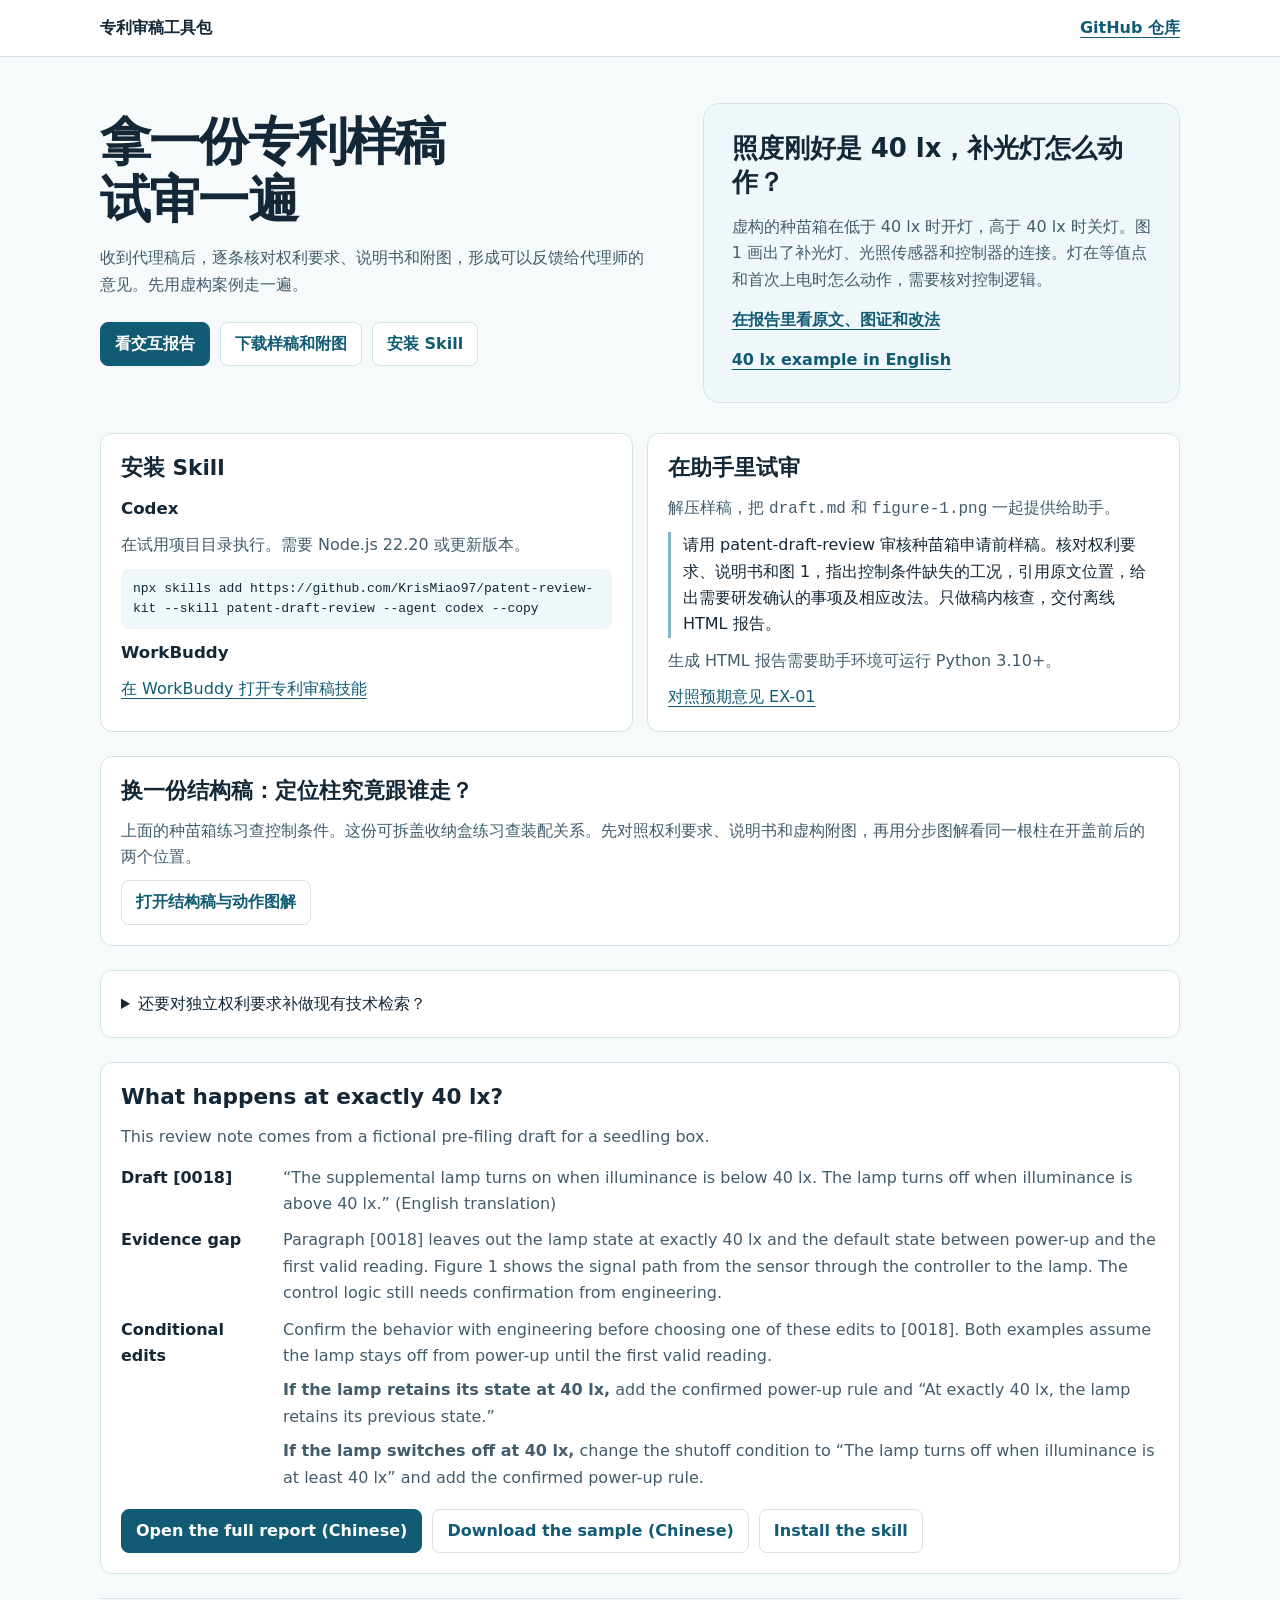
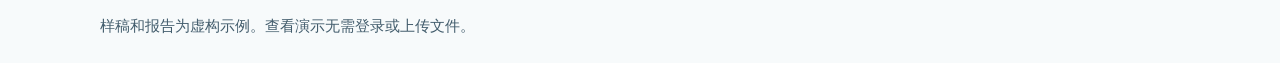
<file: docs/index.html>
<!doctype html>
<html lang="zh-CN">
<head>
  <meta charset="utf-8">
  <meta name="viewport" content="width=device-width, initial-scale=1">
  <meta name="description" content="用虚构种苗箱样稿试用专利审稿工具包。核对权利要求、说明书和附图，并查看带证据与改法的离线审核报告。">
  <title>试审种苗箱样稿｜专利审稿工具包</title>
  <script>
    if (location.hash && !['#install', '#example-en'].includes(location.hash)) {
      location.replace('report.html' + location.hash);
    }
  </script>
  <style>
    :root{color-scheme:light;--ink:#142737;--muted:#425c6c;--link:#115b75;--line:#d5e3e9;--blue:#eff7fa;--white:#fff}
    *{box-sizing:border-box}
    body{margin:0;background:#f7fafb;color:var(--ink);font:16px/1.65 "Inter","Microsoft YaHei","PingFang SC",system-ui,sans-serif}
    main,footer{width:min(100% - 40px,1080px);margin:auto}
    a{color:var(--link);text-underline-offset:4px}
    a:focus-visible,button:focus-visible{outline:3px solid #1a718b;outline-offset:4px}
    header{border-bottom:1px solid var(--line);background:var(--white)}
    .top{width:min(100% - 40px,1080px);margin:auto;display:flex;justify-content:space-between;gap:14px;align-items:center;padding:15px 0}
    .top a{font-weight:700}
    .hero{display:grid;grid-template-columns:minmax(0,1.2fr) minmax(0,1fr);gap:30px;align-items:stretch;padding:46px 0 30px}
    .intro{padding:10px 0}
    h1,h2,h3,p{margin:0}
    h1{font-size:clamp(2rem,4.5vw,3.2rem);line-height:1.13;letter-spacing:-.035em}
    h2{font-size:1.35rem;line-height:1.3}
    h3{font-size:1.04rem}
    p{color:var(--muted)}
    .intro p{margin-top:16px;max-width:34em}
    .actions{display:flex;flex-wrap:wrap;gap:10px;margin-top:24px}
    .button{display:inline-flex;align-items:center;min-height:44px;padding:8px 14px;border:1px solid var(--line);border-radius:8px;background:var(--white);font-weight:700;text-decoration:none}
    .button.primary{background:var(--link);color:var(--white);border-color:var(--link)}
    .button:hover{box-shadow:0 0 0 2px #c1dce6}
    .case{display:grid;gap:14px;align-content:center;background:var(--blue);border:1px solid var(--line);border-radius:16px;padding:clamp(18px,3vw,28px)}
    .case h2{font-size:clamp(1.28rem,2.8vw,1.62rem)}
    .case a{width:fit-content;font-weight:700}
    .steps{display:grid;grid-template-columns:1fr 1fr;gap:14px;margin:0 0 24px}
    .card{min-width:0;display:grid;gap:10px;align-content:start;background:var(--white);border:1px solid var(--line);border-radius:12px;padding:20px}
    .card h2{margin-bottom:3px}
    .card a{width:fit-content}
    pre{margin:0;white-space:pre-wrap;overflow-wrap:anywhere;background:var(--blue);color:var(--ink);border-radius:7px;padding:10px 12px;font:13px/1.55 "IBM Plex Mono",Consolas,monospace}
    .prompt{margin:0;border-inline-start:3px solid #83b8cb;padding-inline-start:12px}
    .example{margin:0 0 24px}
    .example dl{display:grid;grid-template-columns:minmax(0,9em) minmax(0,1fr);gap:10px 18px;margin:4px 0}
    .example dt{font-weight:700}
    .example dd{margin:0;color:var(--muted)}
    .example dd p+p{margin-top:8px}
    .example .actions{margin-top:4px}
    footer{border-top:1px solid var(--line);padding:15px 0 25px;font-size:.92rem}
    @media(max-width:760px){
      main,footer,.top{width:min(100% - 28px,1080px)}
      .hero,.steps{grid-template-columns:1fr}
      .hero{padding:25px 0 20px;gap:14px}
      .top{font-size:.94rem}
      .example dl{grid-template-columns:1fr;gap:4px}
      .example dd+dt{margin-top:8px}
    }
  </style>
</head>
<body>
  <header>
    <div class="top">
      <strong>专利审稿工具包</strong>
      <a href="https://github.com/KrisMiao97/patent-review-kit">GitHub 仓库</a>
    </div>
  </header>
  <main>
    <div class="hero">
      <section class="intro" aria-labelledby="hero-title">
        <h1 id="hero-title">拿一份专利样稿<br>试审一遍</h1>
        <p>收到代理稿后，逐条核对权利要求、说明书和附图，形成可以反馈给代理师的意见。先用虚构案例走一遍。</p>
        <div class="actions">
          <a class="button primary" href="report.html#issue-EX-01">看交互报告</a>
          <a class="button" href="https://github.com/KrisMiao97/patent-review-kit/releases/download/v0.6.1/seedling-box-example.zip">下载样稿和附图</a>
          <a class="button" href="#install">安装 Skill</a>
        </div>
      </section>
      <section class="case" aria-labelledby="case-title">
        <h2 id="case-title">照度刚好是 40 lx，补光灯怎么动作？</h2>
        <p>虚构的种苗箱在低于 40 lx 时开灯，高于 40 lx 时关灯。图 1 画出了补光灯、光照传感器和控制器的连接。灯在等值点和首次上电时怎么动作，需要核对控制逻辑。</p>
        <a href="report.html#issue-EX-01">在报告里看原文、图证和改法</a>
        <a href="#example-en" lang="en">40 lx example in English</a>
      </section>
    </div>
    <div class="steps">
      <section class="card" id="install" aria-labelledby="install-title">
        <h2 id="install-title">安装 Skill</h2>
        <h3>Codex</h3>
        <p>在试用项目目录执行。需要 Node.js 22.20 或更新版本。</p>
        <pre><code>npx skills add https://github.com/KrisMiao97/patent-review-kit --skill patent-draft-review --agent codex --copy</code></pre>
        <h3>WorkBuddy</h3>
        <p><a href="https://www.workbuddy.cn/share/asset?shareCode=jtohFwwevZecQASf8oE3B6&amp;sig=U4wRdfvbRACI8WNf">在 WorkBuddy 打开专利审稿技能</a></p>
      </section>
      <section class="card" aria-labelledby="try-title">
        <h2 id="try-title">在助手里试审</h2>
        <p>解压样稿，把 <code>draft.md</code> 和 <code>figure-1.png</code> 一起提供给助手。</p>
        <blockquote class="prompt">请用 patent-draft-review 审核种苗箱申请前样稿。核对权利要求、说明书和图 1，指出控制条件缺失的工况，引用原文位置，给出需要研发确认的事项及相应改法。只做稿内核查，交付离线 HTML 报告。</blockquote>
        <p>生成 HTML 报告需要助手环境可运行 Python 3.10+。</p>
        <a href="report.html#issue-EX-01">对照预期意见 EX-01</a>
      </section>
    </div>
    <section class="card example" aria-labelledby="mechanism-title">
      <h2 id="mechanism-title">换一份结构稿：定位柱究竟跟谁走？</h2>
      <p>上面的种苗箱练习查控制条件。这份可拆盖收纳盒练习查装配关系。先对照权利要求、说明书和虚构附图，再用分步图解看同一根柱在开盖前后的两个位置。</p>
      <a class="button" href="studio-draft.html">打开结构稿与动作图解</a>
    </section>
    <details class="card example">
      <summary>还要对独立权利要求补做现有技术检索？</summary>
      <p>本页练习只核对稿内材料。另有补检需求且手头对比文献不足时，可以提供公开公报或使用已授权来源。需要申请智慧芽 MCP 权限，可填写积分申请表。已有权限可直接按教程添加服务和 MCP Key，检查能否列出检索工具。</p>
      <p><a href="https://app-u.jingsocial.com/surl/dcbC6k7e">申请智慧芽 MCP 积分（推广链接）</a> · <a href="https://open.zhihuiya.com/devportal/guides/mcp-installation">智慧芽 MCP 官方配置教程</a></p>
    </details>

    <section class="card example" id="example-en" lang="en" aria-labelledby="example-en-title">
      <h2 id="example-en-title">What happens at exactly 40 lx?</h2>
      <p>This review note comes from a fictional pre-filing draft for a seedling box.</p>
      <dl>
        <dt>Draft [0018]</dt>
        <dd>“The supplemental lamp turns on when illuminance is below 40 lx. The lamp turns off when illuminance is above 40 lx.” (English translation)</dd>
        <dt>Evidence gap</dt>
        <dd>Paragraph [0018] leaves out the lamp state at exactly 40 lx and the default state between power-up and the first valid reading. Figure 1 shows the signal path from the sensor through the controller to the lamp. The control logic still needs confirmation from engineering.</dd>
        <dt>Conditional edits</dt>
        <dd>
          <p>Confirm the behavior with engineering before choosing one of these edits to [0018]. Both examples assume the lamp stays off from power-up until the first valid reading.</p>
          <p><strong>If the lamp retains its state at 40 lx,</strong> add the confirmed power-up rule and “At exactly 40 lx, the lamp retains its previous state.”</p>
          <p><strong>If the lamp switches off at 40 lx,</strong> change the shutoff condition to “The lamp turns off when illuminance is at least 40 lx” and add the confirmed power-up rule.</p>
        </dd>
      </dl>
      <div class="actions">
        <a class="button primary" href="report.html#issue-EX-01">Open the full report (Chinese)</a>
        <a class="button" href="https://github.com/KrisMiao97/patent-review-kit/releases/download/v0.6.1/seedling-box-example.zip">Download the sample (Chinese)</a>
        <a class="button" href="#install">Install the skill</a>
      </div>
    </section>
  </main>
  <footer><p>样稿和报告为虚构示例。查看演示无需登录或上传文件。</p></footer>
</body>
</html>
</file>
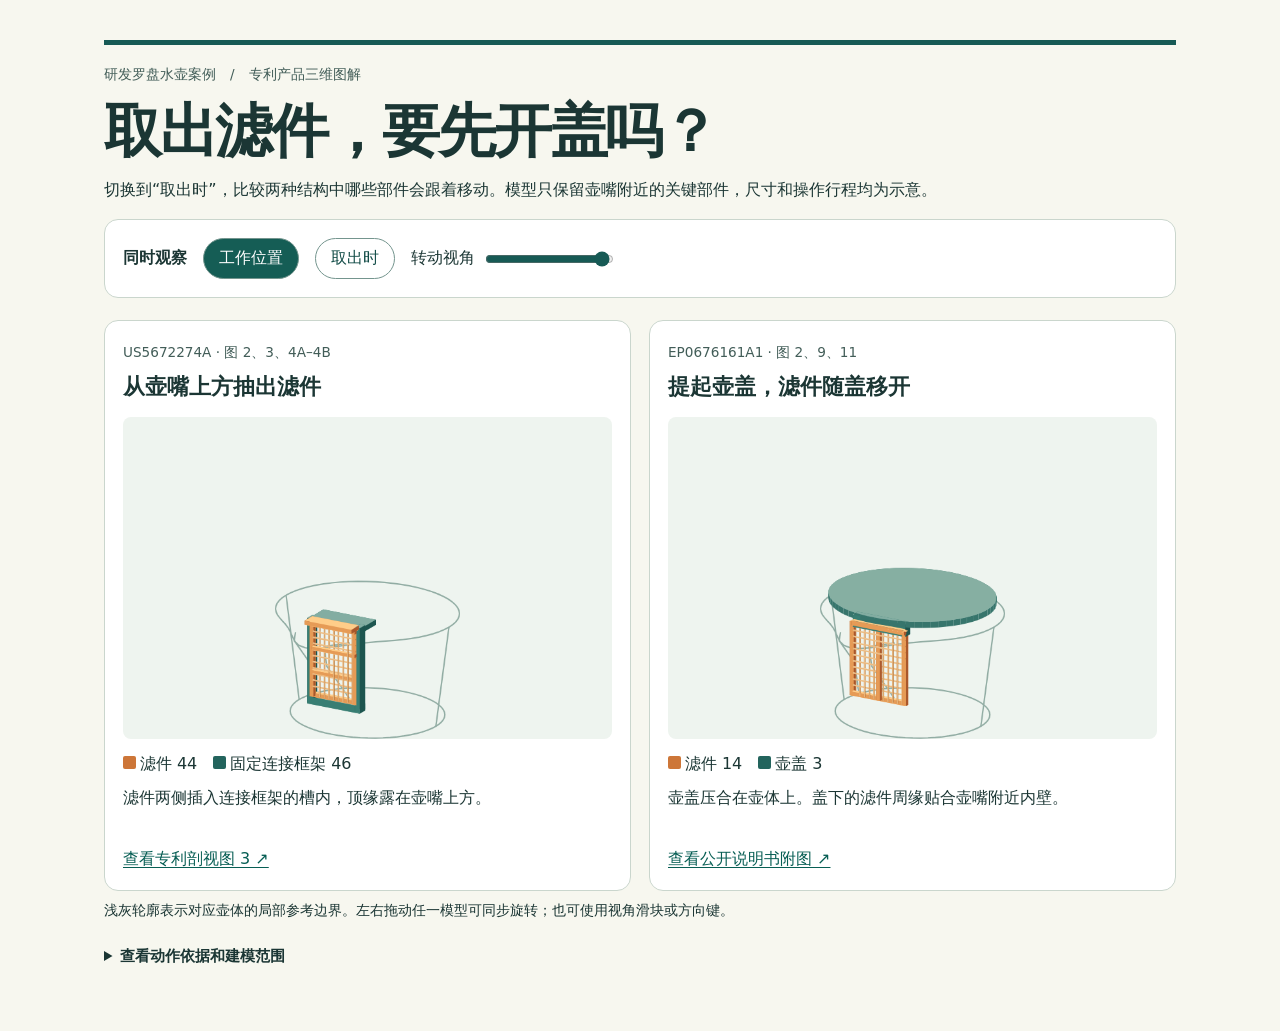
<file: docs/kettle-filters.html>
<!doctype html>
<html lang="zh-CN">
<head>
<meta charset="utf-8"><meta name="viewport" content="width=device-width,initial-scale=1">
<title>两种水壶滤件怎样取出 · 专利产品三维图解</title>
<style>
*{box-sizing:border-box}body{margin:0;background:#f7f7ef;color:#1b3634;font:16px/1.65 system-ui,"Microsoft YaHei",sans-serif}main{max-width:1120px;margin:auto;padding:40px 24px}header{border-top:5px solid #175a55;padding-top:16px}small,.meta{font-size:.85rem;color:#425d58}h1{font-size:clamp(2rem,5vw,3.6rem);line-height:1.14;letter-spacing:-.04em;margin:12px 0}p{margin:8px 0}h2{font-size:1.35rem;margin:4px 0}section.grid{display:grid;grid-template-columns:repeat(2,minmax(0,1fr));gap:18px;margin-top:22px}article,.controls{background:#fff;border:1px solid #cad6cd;border-radius:14px;padding:18px}canvas{display:block;width:100%;height:auto;aspect-ratio:1.52;background:#eef4ef;border-radius:8px;margin:12px 0;touch-action:pan-y;cursor:grab}canvas:focus-visible{outline:3px solid #764518}.controls{margin-top:16px;display:flex;flex-wrap:wrap;align-items:center;gap:10px 16px}button{font:inherit;color:#124c47;background:white;border:1px solid #74958e;border-radius:30px;padding:6px 15px;cursor:pointer}button[aria-pressed=true]{color:white;background:#155d55}.angle{display:flex;gap:8px;align-items:center}.angle input{max-width:26vw;accent-color:#175a55}.key{display:inline-block;width:.8em;height:.8em;border-radius:2px;margin-right:4px}.state{min-height:3.3em}a{color:#075e54;text-underline-offset:3px}.sources{margin:22px 0;font-size:.94rem}summary{cursor:pointer;font-weight:650}.note{font-size:.88rem}button:focus-visible,input:focus-visible{outline:3px solid #b86125}@media(max-width:700px){main{padding:20px 12px}section.grid{grid-template-columns:1fr}article{padding:13px}.state{min-height:0}}
</style>
</head>
<body><main><header><small>研发罗盘水壶案例　/　专利产品三维图解</small>
<h1>取出滤件，要先开盖吗？</h1><p>切换到“取出时”，比较两种结构中哪些部件会跟着移动。模型只保留壶嘴附近的关键部件，尺寸和操作行程均为示意。</p></header>
<div class="controls" aria-label="同步控制"><strong>同时观察</strong><button id="closed" aria-pressed="true">工作位置</button><button id="open" aria-pressed="false">取出时</button><label class="angle">转动视角 <input id="angle" type="range" min="-160" max="160" value="150" aria-label="同步转动两个模型的角度"></label></div>
<section class="grid"><article><small>US5672274A · 图 2、3、4A–4B</small><h2>从壶嘴上方抽出滤件</h2><canvas id="us" width="760" height="500" tabindex="0" aria-label="壶嘴固定框架与可抽出滤件的局部三维示意，左右方向键旋转">滤件沿固定框架的槽向上抽出。</canvas><p><i class="key" style="background:#cd7638"></i>滤件 44　<i class="key" style="background:#23645d"></i>固定连接框架 46</p><p class="state" id="us-caption" aria-live="polite"></p><a href="https://patentimages.storage.googleapis.com/5e/6a/87/d830815951b129/US5672274.pdf#page=4">查看专利剖视图 3 ↗</a></article>
<article><small>EP0676161A1 · 图 2、9、11</small><h2>提起壶盖，滤件随盖移开</h2><canvas id="ep" width="760" height="500" tabindex="0" aria-label="压配式壶盖与盖载滤件的局部三维示意，左右方向键旋转">壶盖提起时滤件随盖脱离壶内壁。</canvas><p><i class="key" style="background:#cd7638"></i>滤件 14　<i class="key" style="background:#23645d"></i>壶盖 3</p><p class="state" id="ep-caption" aria-live="polite"></p><a href="https://patentimages.storage.googleapis.com/54/2b/18/0fc0cdc6603a21/EP0676161A1.pdf#page=6">查看公开说明书附图 ↗</a></article></section>
<p class="note">浅灰轮廓表示对应壶体的局部参考边界。左右拖动任一模型可同步旋转；也可使用视角滑块或方向键。</p>
<details class="sources"><summary>查看动作依据和建模范围</summary><p>美国专利的滤件 44 插入框架 46 两侧的槽 78，底部凸起 58 扣住框架。握住顶缘 54 上拉，凸起越过止挡后滤件可取出。模型省略卡扣弹性变形。<a href="https://patents.google.com/patent/US5672274A/en">权利要求 1、4、11–13 及说明书</a></p><p>欧洲公开文本所示的压配式壶盖 3 通过盖下凹部 27 支承滤件 14。闭盖时滤件周缘贴合壶嘴附近内壁；提盖时滤件随盖脱离。画面停在滤件仍装在盖上的位置。模型省略压配变形和取盖所需的力。<a href="https://patents.google.com/patent/EP0676161A1/en">权利要求 1、7–9、11 及说明书</a></p><p>两栏分别对应两份专利实施例。示意图用于比较支承位置和取件动作，壶身轮廓、网格与色彩经过简化；清洗效果和使用寿命需要另行验证。</p></details>
<noscript>启用 JavaScript 可查看可旋转模型。两件专利的动作和依据也可在上方文字中阅读。</noscript></main>
<script>
const slider = document.querySelector('#angle');
const canvases = [...document.querySelectorAll('canvas')];
const palettes = {frame:['#387e73','#1d554f','#83ada2'],filter:['#e69b56','#a9572b','#ffcd89'],mesh:['#ebb97f','#ae6f36','#f5d5a8']};
let opened = false;
function render(canvas) {
  const ctx = canvas.getContext('2d');
  const angle = Number(slider.value) * Math.PI / 180;
  const sin = Math.sin(angle), cos = Math.cos(angle);
  const scale = 1.68;
  const shapes = [];
  function project([x,y,z]) {
    const depth = x*sin + z*cos;
    return [380 + scale*(x*cos-z*sin), 322-scale*(y*.94+depth*.34),depth*.94-y*.34];
  }
  function face(vertices,fill) {
    const p=vertices.map(project);
    shapes.push({p,fill,depth:p.reduce((sum,v)=>sum+v[2],0)/p.length});
  }
  function box(x,y,z,w,h,d,material) {
    const points=[[x,y,z],[x+w,y,z],[x+w,y+h,z],[x,y+h,z],[x,y,z+d],[x+w,y,z+d],[x+w,y+h,z+d],[x,y+h,z+d]];
    const colors=palettes[material];
    [[0,1,2,3],[4,7,6,5],[0,3,7,4],[1,5,6,2],[2,6,7,3],[0,4,5,1]].forEach((ids,i)=>face(ids.map(j=>points[j]),colors[i<2?0:i<4?1:2]));
  }
  function wire(vertices) {
    ctx.beginPath();
    vertices.forEach((v,i)=>{const [x,y]=project(v);if(i===0)ctx.moveTo(x,y);else ctx.lineTo(x,y)});
    ctx.stroke();
  }
  function ring(y,rx,rz,frontExtension) {
    return Array.from({length:65},(_,i)=>{const a=i*Math.PI/32;const nose=Math.pow(Math.max(0,Math.cos(a)),14);return [rx*Math.sin(a),y,rz*Math.cos(a)+frontExtension*nose]});
  }
  ctx.clearRect(0,0,760,500);
  ctx.strokeStyle='#91aca3';ctx.lineWidth=2.2;
  wire(ring(13,87,79,36));wire(ring(-87,73,67,0));
  // Section through the spout: outer lip, sloping wall and filter seat.
  for(const side of [-1,1])wire([[side*29,13,83],[side*16,15,108],[side*9,-11,91],[side*19,-48,67]]);
  for(const x of [-1,1])wire([[x*87,13,0],[x*73,-87,0]]);
  const us=canvas.id==='us';
  const shift=opened?95:0, z=61;
  if(us) {
    box(-28,-62,z-8,5,83,10,'frame');box(23,-62,z-8,5,83,10,'frame');
    box(-28,-63,z-8,56,7,10,'frame');
    box(-28,15,z-28,56,5,22,'frame');
  } else {
    const lid=ring(29+shift,80,71,0).slice(0,64);
    const lower=lid.map(([x,y,z])=>[x,y-6,z]);
    lid.forEach((v,i)=>{const j=(i+1)%lid.length;face([v,lid[j],lower[j],lower[i]],'#37756c')});
    face(lid,'#86afa2');
    box(-28,12+shift,z-8,56,12,9,'frame');
  }
  const y=-55+shift, width=us?46:56;
  for(let x=-width/2+3;x<width/2;x+=5)box(x,y,z,1,71,1,'mesh');
  for(let row=3;row<71;row+=6)box(-width/2,y+row,z,width,1,1,'mesh');
  box(-width/2-2,y,z-1,4,73,4,'filter');box(width/2-2,y,z-1,4,73,4,'filter');
  box(-width/2,y,z-1,width,4,4,'filter');box(-width/2,y+69,z-1,width,5,4,'filter');
  if(us){for(const row of [23,46])box(-width/2,y+row,z-1,width,3,4,'filter');box(-width/2-2,y+73,z-2,width+4,4,14,'filter')}
  else box(-2,y,z-1,4,71,4,'filter');
  shapes.sort((a,b)=>b.depth-a.depth);
  for(const shape of shapes){
    ctx.fillStyle=shape.fill;ctx.beginPath();
    shape.p.forEach(([x,y],i)=>i?ctx.lineTo(x,y):ctx.moveTo(x,y));ctx.closePath();ctx.fill();
  }
}
function update(){
  canvases.forEach(render);
  document.querySelector('#closed').setAttribute('aria-pressed',String(!opened));
  document.querySelector('#open').setAttribute('aria-pressed',String(opened));
  document.querySelector('#us-caption').textContent=opened?'滤件从壶嘴上方抽出。连接框架仍固定在壶体上，其他部件保持原位。':'滤件两侧插入连接框架的槽内，顶缘露在壶嘴上方。';
  document.querySelector('#ep-caption').textContent=opened?'提起压配式壶盖后，滤件随盖离开壶嘴内壁，仍由盖支承。':'壶盖压合在壶体上。盖下的滤件周缘贴合壶嘴附近内壁。';
}
document.querySelector('#closed').onclick=()=>{opened=false;update()};
document.querySelector('#open').onclick=()=>{opened=true;update()};
slider.oninput=update;
for(const canvas of canvases){
  let drag;
  canvas.onpointerdown=e=>{drag={x:e.clientX,angle:Number(slider.value)};canvas.setPointerCapture(e.pointerId)};
  canvas.onpointermove=e=>{if(drag){slider.value=String(drag.angle+(e.clientX-drag.x)*.7);update()}};
  canvas.onlostpointercapture=()=>{drag=null};
  canvas.onkeydown=e=>{if(['ArrowLeft','ArrowRight'].includes(e.key)){e.preventDefault();slider.value=String(Number(slider.value)+(e.key==='ArrowLeft'?-8:8));update()}};
}
update();
</script></body></html>
</file>
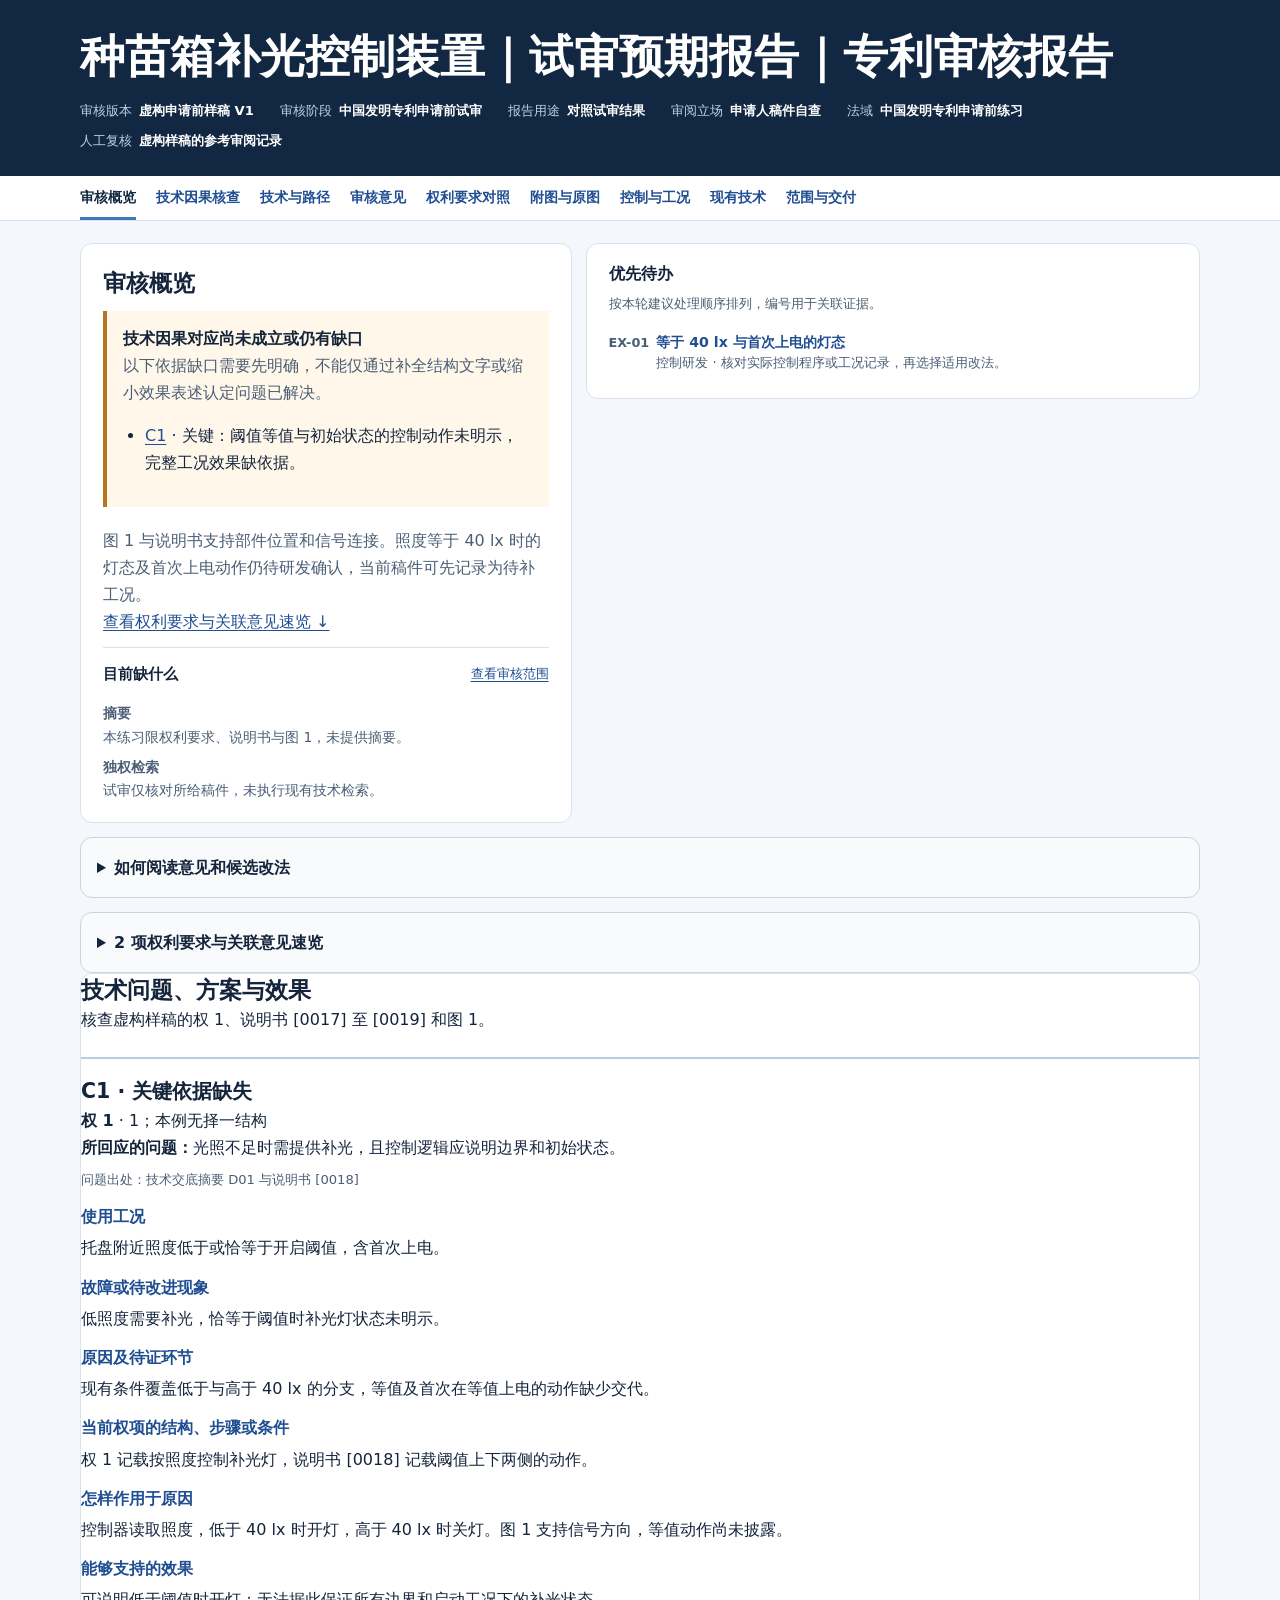
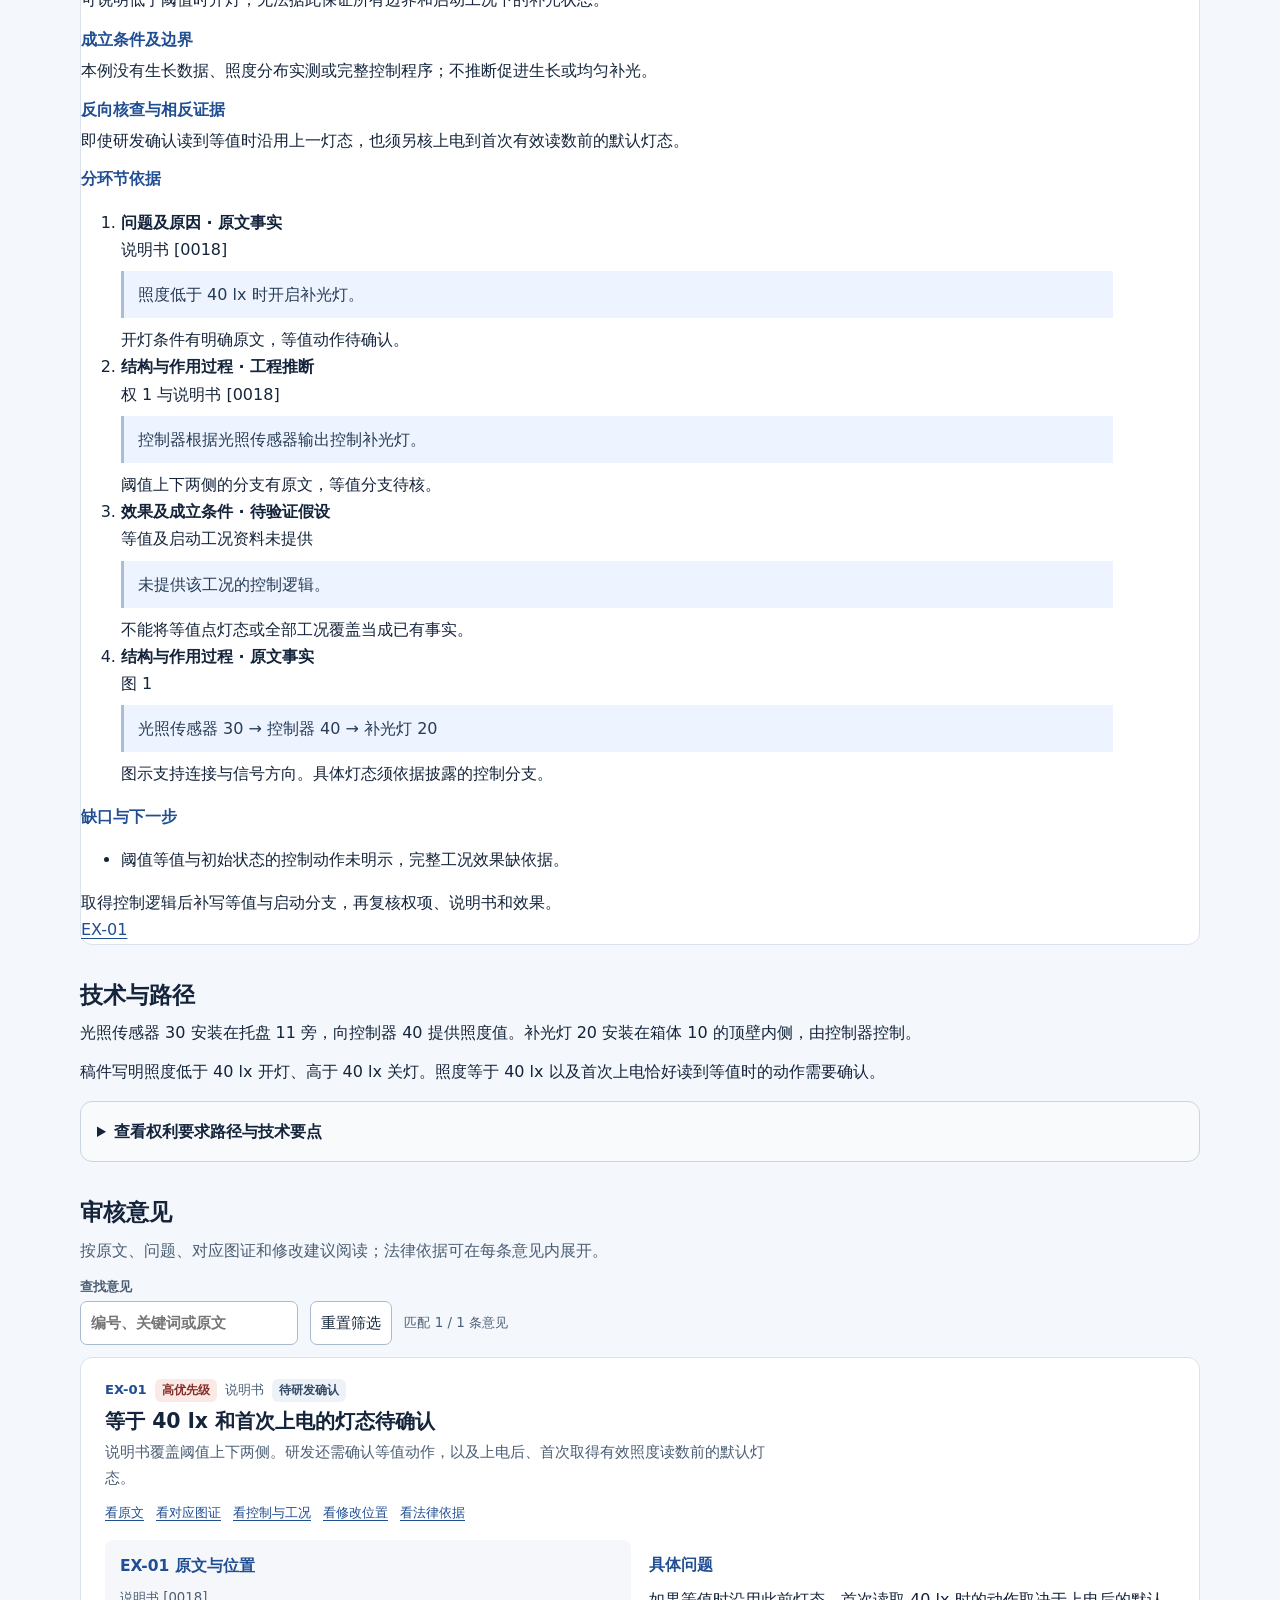
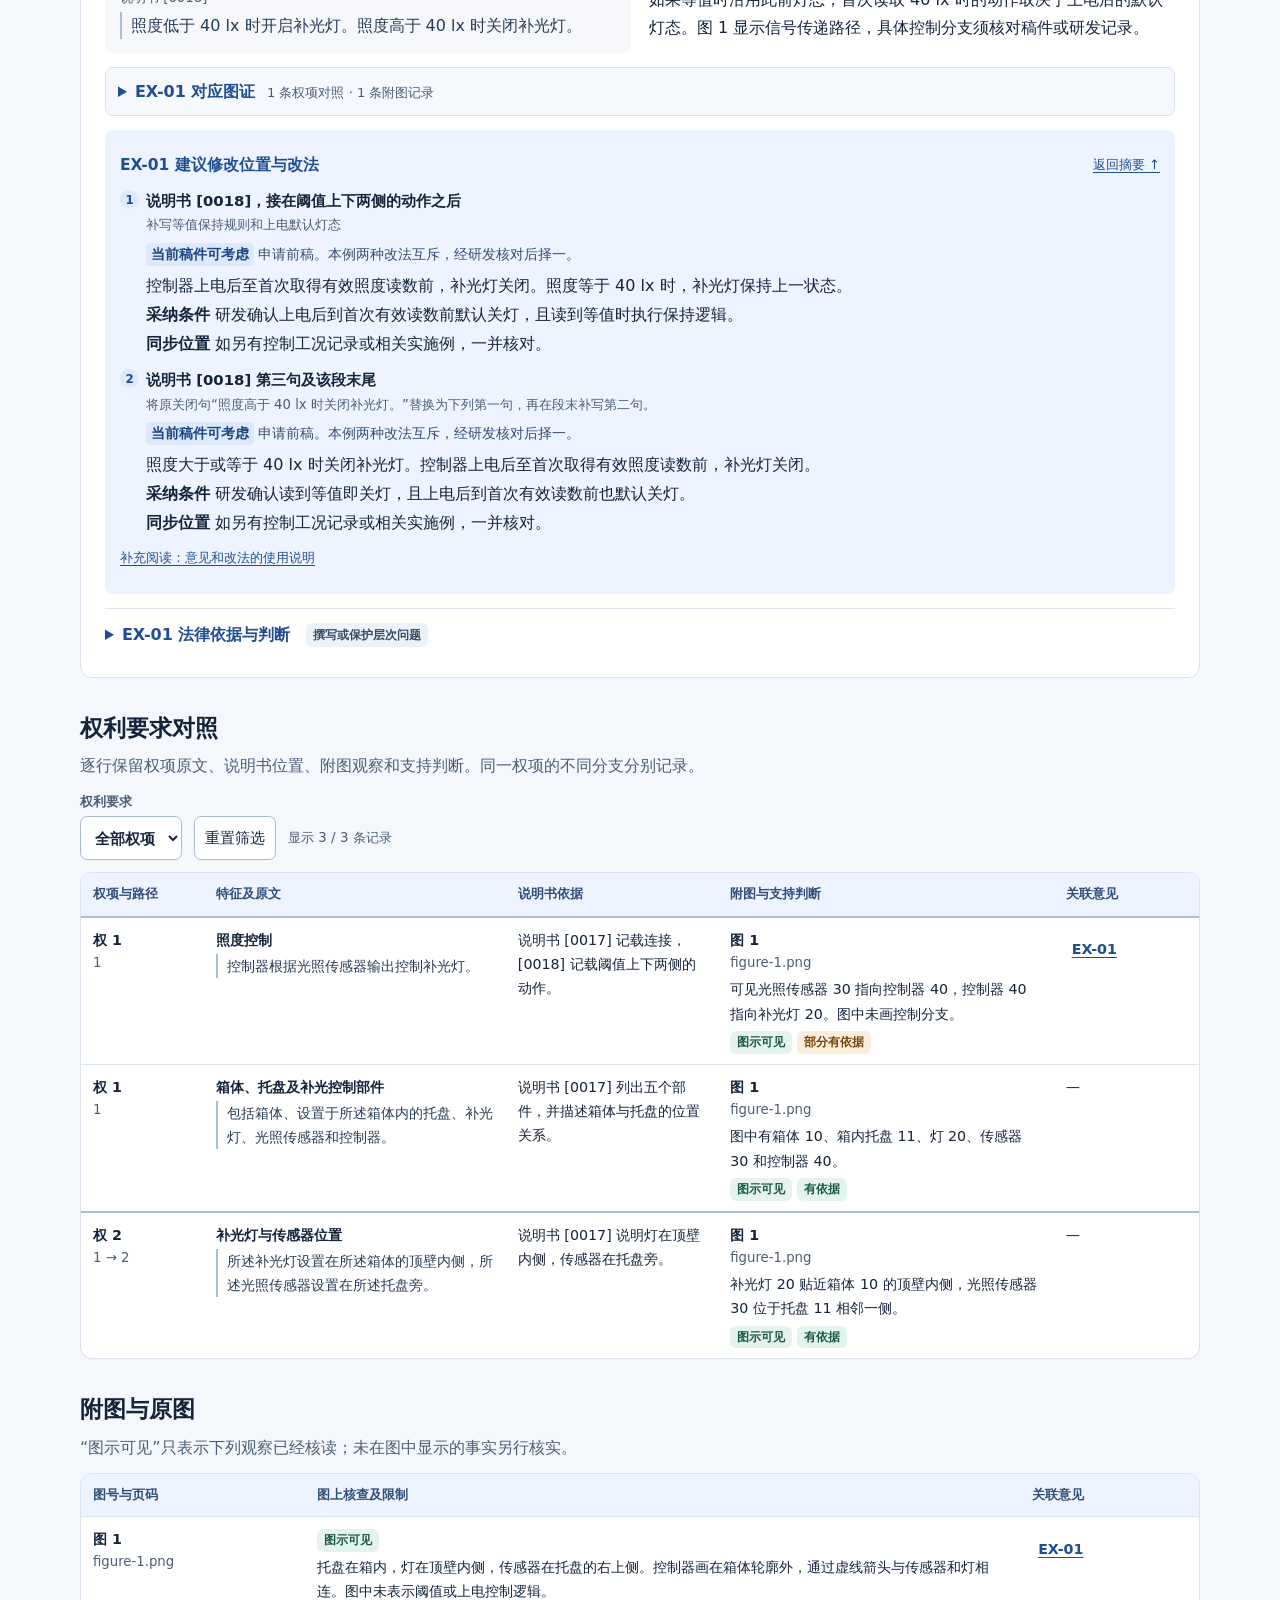
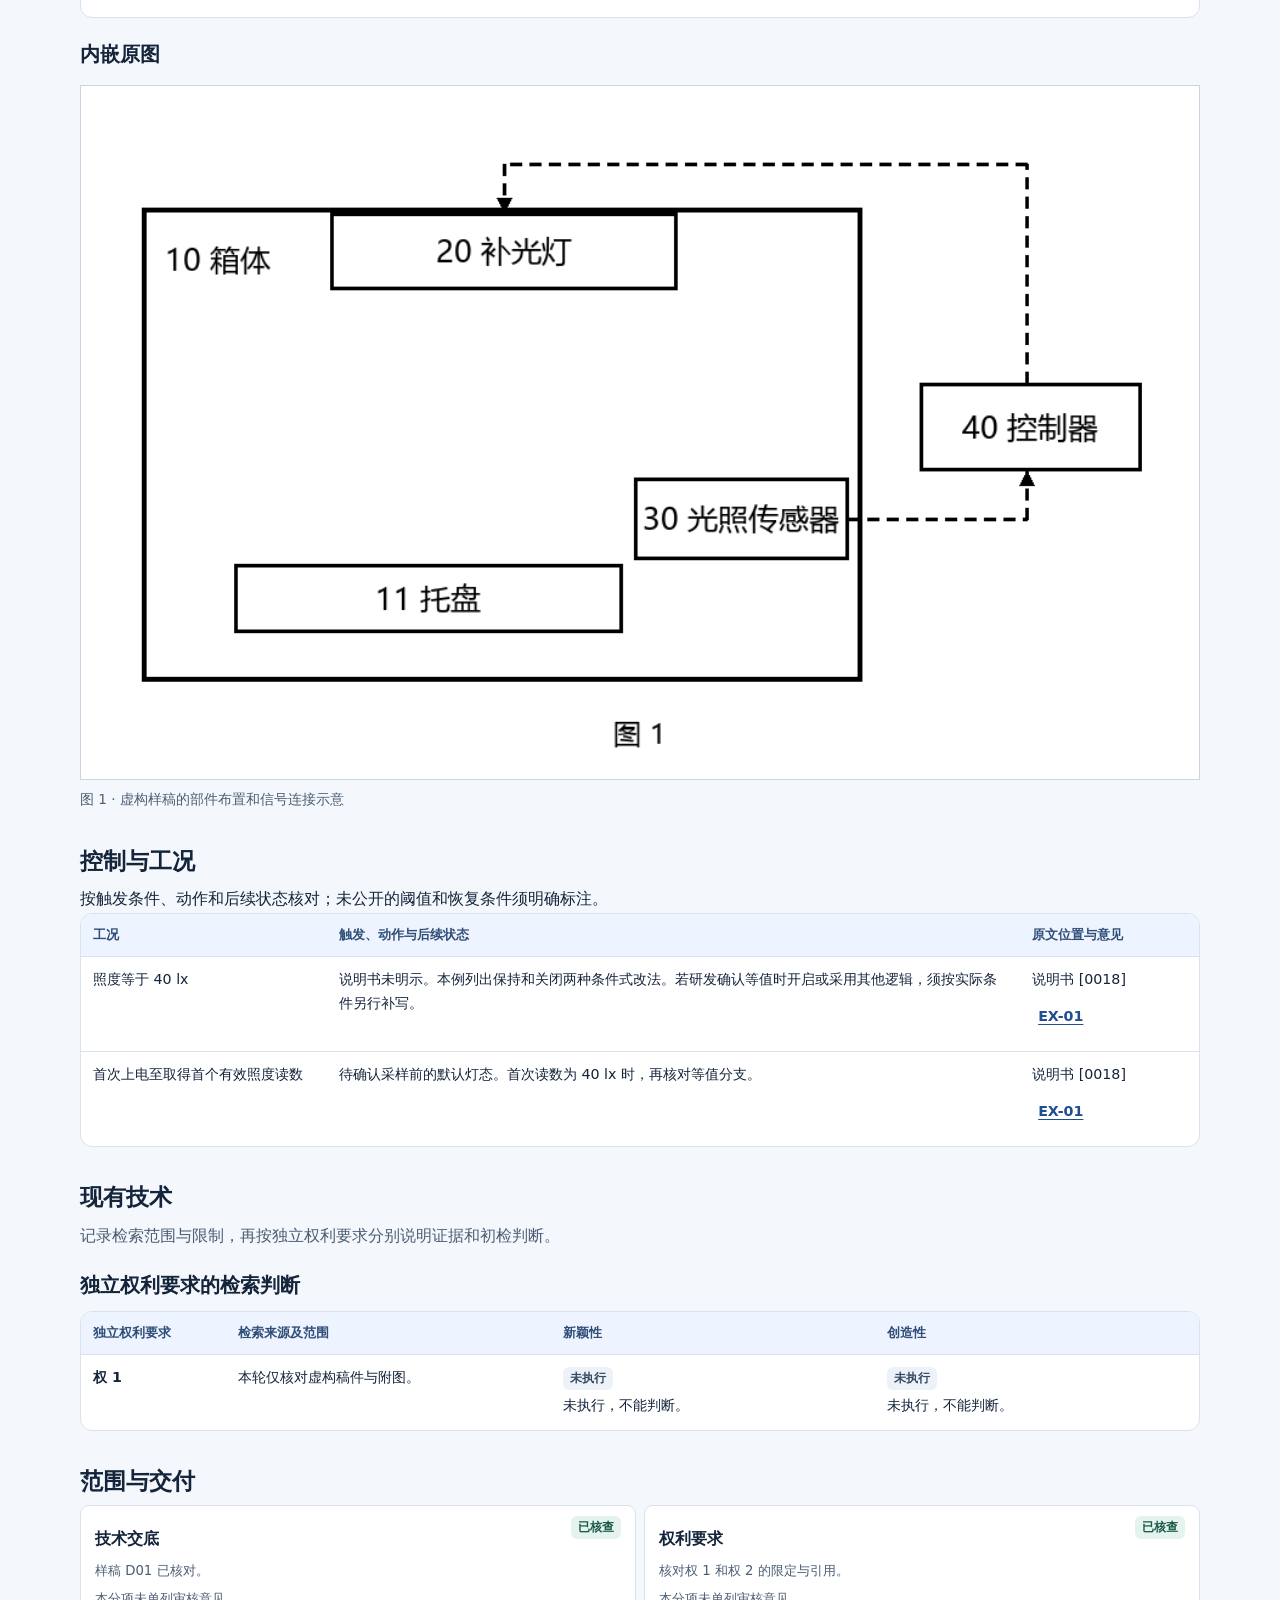
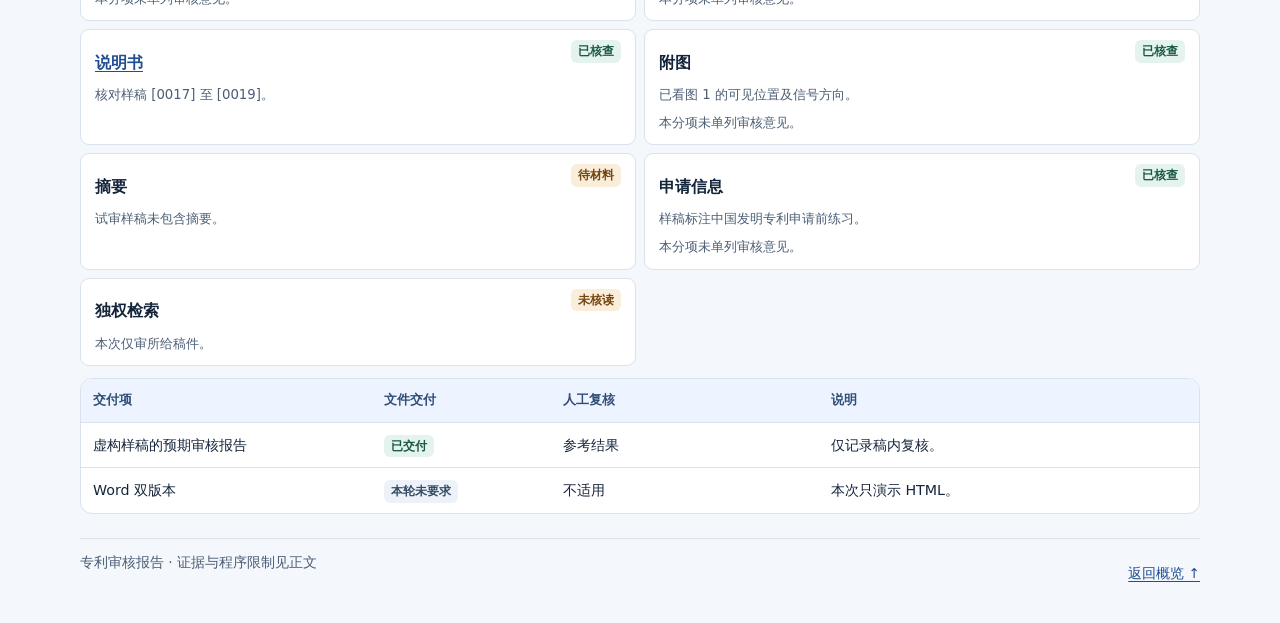
<file: docs/report.html>
<!doctype html>
<html lang="zh-CN">
<head>
  <meta charset="utf-8">
  <meta name="viewport" content="width=device-width, initial-scale=1">
  <title>种苗箱补光控制装置｜试审预期报告｜专利审核报告</title>
  <style>:root {
  color-scheme: light;
  --bg: #f4f7fb;
  --paper: #fff;
  --ink: #14243b;
  --muted: #4b5e75;
  --blue: #204e92;
  --line: #d9e2ed;
  --soft: #edf4ff;
  font: 16px/1.7 "Microsoft YaHei UI", "PingFang SC", "Noto Sans CJK SC", system-ui, sans-serif;
}
* { box-sizing: border-box; }
body { margin: 0; background: var(--bg); color: var(--ink); }
[hidden] { display: none !important; }
a { color: var(--blue); text-underline-offset: .2em; }
a:hover { color: #13386d; }
:focus-visible { outline: 3px solid #2867bc; outline-offset: 4px; }
.container { width: min(1120px, calc(100% - 48px)); margin-inline: auto; }
h1, h2, h3, h4, h5, p, dl, dd { margin: 0; }
h1, h2, h3, p, li, td, dd, a { overflow-wrap: anywhere; }
h2 { font-size: 1.45rem; line-height: 1.35; }
h3 { font-size: 1.28rem; line-height: 1.45; }
h4 { font-size: .88rem; color: var(--blue); margin-bottom: 8px; }
.skip { position: absolute; top: 10px; left: 20px; z-index: 5; padding: 8px 16px; background: white; transform: translateY(-150%); }
.skip:focus { transform: none; }
.hero { background: #122742; color: white; padding: 30px 0 24px; }
h1 { font-size: clamp(1.85rem, 5vw, 2.8rem); letter-spacing: -.025em; line-height: 1.2; margin-bottom: 16px; }

.patent-meta { display: flex; flex-wrap: wrap; gap: 8px 26px; }
.patent-meta > div { display: flex; flex-wrap: wrap; gap: 2px 7px; min-width: 0; max-width: 100%; font-size: .82rem; }
.patent-meta dt { color: #bfd0e8; }
.patent-meta dd { min-width: 0; font-weight: 700; font-variant-numeric: tabular-nums; white-space: pre-wrap; }
.navigation { position: sticky; top: 0; z-index: 2; background: var(--paper); border-bottom: 1px solid var(--line); }
.navigation .container { display: flex; flex-wrap: wrap; align-items: center; gap: 0 20px; }
.navigation a { display: inline-flex; align-items: center; min-height: 44px; text-decoration: none; font-weight: 700; font-size: .88rem; white-space: nowrap; }
.navigation a:hover, .navigation a:focus-visible { text-decoration: underline; }
.navigation a[aria-current="location"] { box-shadow: inset 0 -3px #4476bb; color: #122742; }
section, .issue, .original, .related, .related-records, .legal, .edits, #main { scroll-margin-top: calc(var(--nav-height, 89px) + 18px); }
main { padding-block: 22px 28px; }
.overview { display: grid; grid-template-columns: 1fr 1.25fr; align-items: start; gap: 14px; }
.panel, .issue, table { background: var(--paper); border: 1px solid var(--line); border-radius: 12px; }
.summary, .priority { padding: 19px 22px; min-width: 0; }
.summary h2 { margin-block: 4px 8px; }
.summary p, .intro { color: var(--muted); }

.gaps { border-top: 1px solid var(--line); margin-top: 12px; padding-top: 4px; }
.section-head { display: flex; align-items: center; justify-content: space-between; gap: 0 10px; flex-wrap: wrap; }
.section-head h4 { margin: 0; }
.gaps h3 { font-size: .95rem; }
.gaps ul { list-style: none; padding: 0; margin: 0; color: var(--muted); font-size: .87rem; }
.gaps li + li { margin-top: 3px; }
.gaps a, .return-link { display: inline-flex; min-height: 44px; align-items: center; font-size: .82rem; }
.priority h2 { font-size: 1.02rem; }
.priority ul { margin: 6px 0 0; padding: 0; list-style: none; }
.priority li { display: flex; align-items: center; gap: 8px; min-height: 44px; border-bottom: 1px solid var(--line); color: var(--muted); font-size: .88rem; }
.priority li:last-child { border: 0; }
.priority a:hover { text-decoration: underline; }
.priority a { flex: 1; display: flex; align-items: center; min-width: 0; min-height: 44px; padding-block: 5px; text-decoration: none; line-height: 1.45; font-weight: 700; }
.priority .action-link { display: grid; grid-template-columns: 3.4em minmax(0, 1fr); align-items: baseline; padding-block: 6px; }
.action-link > b { color: var(--muted); font-size: .8rem; overflow-wrap: anywhere; }
.action-link small { font-weight: 400; line-height: 1.4; margin-top: 2px; }
.keep { white-space: nowrap; }
.section { margin-top: 34px; }
.section > h2 { margin-bottom: 9px; }
.intro { margin-bottom: 12px; }
.toolbar { display: flex; flex-wrap: wrap; align-items: flex-end; gap: 8px 12px; margin-bottom: 12px; }
.toolbar label { display: grid; gap: 3px; min-width: 0; max-width: 100%; font-size: .81rem; color: var(--muted); font-weight: 700; }
button, select, input { font: inherit; font-size: .91rem; color: var(--ink); min-height: 44px; border: 1px solid #aabbd0; border-radius: 7px; padding: 6px 10px; background: var(--paper); }
input { width: 15em; max-width: 100%; }
select { min-width: 0; max-width: min(19em, 100%); }
button { cursor: pointer; }
button:hover { background: var(--soft); }
output { align-self: flex-end; min-height: 44px; display: flex; align-items: center; font-size: .84rem; color: var(--muted); }
.empty { padding: 12px 16px; border: 1px dashed #aabbd0; border-radius: 8px; background: var(--paper); }
.issue-list { display: grid; gap: 16px; }
.issue { padding: 21px 24px; }
.issue:target { border-left: 3px solid #4476bb; }
.issue-meta { display: flex; flex-wrap: wrap; align-items: center; gap: 8px; font-size: .82rem; color: var(--muted); }
.issue-meta b { color: var(--blue); font-variant-numeric: tabular-nums; }
.filter-exception { color: #754510; }
.chip { display: inline-block; border-radius: 6px; padding: 2px 7px; background: #edf2f8; color: #344b66; font-size: .76rem; font-weight: 700; line-height: 1.55; }
.chip.high, .chip.danger { color: #852e28; background: #fbe9e6; }
.chip.medium, .chip.partial, .chip.unclear, .chip.warn { color: #754510; background: #faeedb; }
.chip.reviewed, .chip.seen, .chip.supported, .chip.good { color: #195847; background: #e5f3ee; }
.issue-heading { margin-block: 5px 4px; }
.issue-summary { color: var(--muted); font-size: .93rem; }
.issue-jumps { display: flex; gap: 0 12px; flex-wrap: wrap; font-size: .83rem; margin-bottom: 5px; }
.issue-jumps a { display: inline-flex; align-items: center; min-height: 44px; }
.issue-reading { display: grid; grid-template-columns: repeat(2, minmax(0, 1fr)); gap: 18px; }
.issue ul, .issue ol { padding: 0; margin: 0; list-style: none; }
.original { padding: 13px 15px; background: #f5f7fb; border-radius: 8px; }
.original li + li, .legal li + li, .edits li + li { margin-top: 9px; }
.location, .sub, small { display: block; color: var(--muted); font-size: .83rem; }
.original blockquote + .location { margin-top: 7px; }
blockquote { margin: 2px 0 0; border-left: 2px solid #a9bdd8; padding-left: 9px; color: #263b55; }
.finding { padding-block: 12px; }
.related { margin-top: 14px; border: 1px solid var(--line); border-radius: 8px; background: #f5f8fc; }
.related summary { min-height: 44px; padding: 10px 12px; cursor: pointer; color: var(--blue); font-weight: 700; }
.related summary span { margin-inline-start: 6px; font-size: .82rem; color: var(--muted); font-weight: 400; }
.related-content { padding: 0 12px 6px; }
.related h5 { font-size: .88rem; color: var(--blue); margin: 10px 0 5px; }
.related-table th:first-child { width: 18%; }
.legal { margin-top: 14px; padding-top: 12px; border-top: 1px solid var(--line); }
.legal li p, .edits li p { margin-top: 2px; }
.legal strong, .edits strong { font-size: .93rem; }
.edits { margin-top: 14px; padding: 13px 15px; border-radius: 8px; background: var(--soft); }
.edits ol { counter-reset: edits; }
.edits li { position: relative; counter-increment: edits; padding-left: 26px; }
.edits li::before { content: counter(edits); position: absolute; left: 0; top: 3px; display: grid; place-items: center; width: 19px; height: 19px; border-radius: 50%; background: #dceaff; color: #204e92; font-size: .74rem; font-weight: 700; }
.stage-note { color: #344d72; font-size: .87rem; line-height: 1.5; padding-block: 4px; }
.stage-note b { display: inline-block; background: #dce9fb; color: #1c4584; padding: 1px 5px; border-radius: 4px; }
table { width: 100%; border-collapse: separate; border-spacing: 0; text-align: left; overflow: hidden; table-layout: fixed; }
th, td { vertical-align: top; padding: 10px 12px; }
th { background: var(--soft); font-size: .82rem; color: #304e78; }
td { font-size: .89rem; border-top: 1px solid var(--line); }
td p { margin-block: 3px; }
.cell-label { display: none; }
.table-wrap .issue-link { display: inline-flex; align-items: center; min-height: 44px; max-width: 100%; margin-inline-end: 3px; padding-inline: 6px; font-weight: 700; }
.coverage { display: grid; grid-template-columns: repeat(2, minmax(0, 1fr)); gap: 8px; margin-bottom: 12px; }
footer { display: flex; justify-content: space-between; gap: 8px; margin-top: 24px; padding-top: 12px; border-top: 1px solid var(--line); color: var(--muted); font-size: .85rem; }
footer a, .section-link { display: inline-flex; align-items: center; min-height: 44px; }
@media screen and (max-width: 780px) {
  .overview, .issue-reading { grid-template-columns: 1fr; gap: 10px; }
  .finding { padding-block: 4px; }
  table, tbody { display: block; border: 0; background: transparent; border-radius: 0; overflow: visible; }
  thead { position: absolute; clip-path: inset(50%); width: 1px; height: 1px; overflow: hidden; }
  tr { display: block; background: var(--paper); border: 1px solid var(--line); border-radius: 9px; padding: 7px 12px; margin-bottom: 8px; }
  td { display: grid; grid-template-columns: minmax(6.3em, 24%) minmax(0, 1fr); gap: 6px; border: 0; padding: 4px 0; }
  .cell-label { display: block; color: var(--muted); font-weight: 700; font-size: .79rem; }
}
@media screen and (max-width: 520px) {
  .container { width: calc(100% - 28px); }
  .hero { padding: 14px 0 12px; }
  h1 { margin-bottom: 10px; font-size: clamp(1.32rem, 5.7vw, 1.65rem); }
  .patent-meta { gap: 4px 12px; }
  .navigation .container { display: grid; grid-template-columns: repeat(4, minmax(0, 1fr)); gap: 0; text-align: center; }
  .navigation a { justify-content: center; white-space:normal; line-height:1.35; padding:6px 2px; }
  section, .issue, .original, .related, .related-records, .legal, .edits, #main { scroll-margin-top: calc(var(--nav-height, 89px) + 18px); }
  main { padding-top: 14px; }
  .section { margin-top: 26px; }
  .summary, .priority, .issue { padding: 14px; }
  .summary p { font-size: .93rem; line-height: 1.5; }
  .summary h2 { font-size: 1.25rem; margin-block: 2px 5px; }
  .issue h3 { font-size: 1.15rem; }
  .issue-heading { margin-bottom: 2px; }
  .coverage { grid-template-columns: 1fr; }
  .toolbar { display: grid; grid-template-columns: repeat(2, minmax(0, 1fr)); }
  .toolbar .search-control { grid-column: 1/-1; }
  input { width: 100%; }
  select { width: 100%; }
}
@media print {
  :root { font-size: 11pt; }
  body { background: white; }
  .container { width: 100%; }
  .hero { background: white; color: var(--ink); padding: 0; }
  .hero dt { color: var(--muted); }
  .navigation, .toolbar, .skip, .filter-empty, .issue-jumps, .related, .return-link, .filter-exception { display: none !important; }
  .overview, .issue-reading, .coverage { display: block; }
  .issue, .panel, .coverage-row { box-shadow: none; }
  .issue h3, .issue h4, h2 { break-after: avoid; }
  .issue li, tr { break-inside: avoid; }
  .issue[hidden] { display: block !important; }
  tr[hidden] { display: revert !important; }
}
@page { margin: 13mm; }

.copy { white-space: pre-wrap; overflow-wrap: anywhere; }
.chip { max-width: 100%; overflow-wrap: anywhere; }
.priority .chip { flex: none; }
.original, .finding, .coverage-row, .table-wrap { min-width: 0; }
.coverage-row { display: flex; justify-content: space-between; align-items: flex-start; gap: 8px; padding: 10px 14px; background: var(--paper); border: 1px solid var(--line); border-radius: 9px; }
.coverage-row .chip { flex: none; }
.section-link { font-weight: 700; }
.filter-empty { margin-bottom: 10px; }

.matrix th:nth-child(1) { width: 11%; }
.matrix th:nth-child(2) { width: 27%; }
.matrix th:nth-child(3) { width: 19%; }
.matrix th:nth-child(5) { width: 13%; }
.figure-table th:nth-child(1) { width: 20%; }
.figure-table th:nth-child(3) { width: 16%; }
.search-table th:nth-child(1) { width: 13%; }
.delivery-table th:nth-child(1) { width: 26%; }
.delivery-table th:nth-child(2) { width: 16%; }
@media print {
  .coverage-row { margin-bottom: 5px; break-inside: avoid; }
  .table-wrap .issue-link { min-height: 0; padding: 0; }
  th, td { padding: 5px; font-size: 9pt; }
}
  
      .review-extra{padding:1rem;border:1px solid #cbd5e1;border-radius:12px;background:#f8fafc;margin:1rem 0}
      .review-extra summary{font-weight:700;cursor:pointer}.review-extra ul{padding-inline-start:1.25rem}
      .review-extra li{margin:.5rem 0}.review-extra li small{margin-left:.4rem;color:#475569}
      .review-extra li p{margin:.25rem 0 .85rem}
      .review-gallery{display:grid;grid-template-columns:repeat(auto-fit,minmax(min(270px,100%),1fr));gap:1rem;margin-top:1rem}
      .review-gallery figure{margin:0}.review-gallery img{width:100%;height:auto;border:1px solid #cbd5e1;background:white}
      h1{letter-spacing:normal}
      h4{font-size:.97rem;font-weight:700}
      .reading-note{font-size:.82rem;color:var(--muted);margin-bottom:8px}
      .conclusion-points p+p{margin-top:10px}
      .conclusion-points b{display:block;color:var(--ink)}
      .chip.neutral{color:#344b66;background:#edf2f8}
      #mechanism>p{max-width:56rem;margin-bottom:12px}
      #mechanism .term-note{font-size:.88rem;color:var(--muted)}
      .document-key{padding:10px 14px;margin:4px 0 12px;background:#f5f7fb;border-radius:8px;font-size:.87rem}
      .document-key a{display:block;margin-top:4px}
      #drawing-pages,#reference-patents{margin-top:18px}
      #drawing-pages,#reference-patents,#reading-guide{scroll-margin-top:calc(var(--nav-height,89px) + 18px)}
      .legal summary{cursor:pointer;font-weight:700;color:var(--blue);padding-bottom:8px}
      .legal-body{padding:5px 0 10px}
      
      .gaps b{display:block;margin-top:6px}
      .context-links{margin-bottom:12px}
      
      .matrix blockquote{overflow-wrap:break-word;word-break:normal} .original blockquote{overflow-wrap:break-word;word-break:normal}
      @media screen and (max-width:520px){.navigation a{font-size:.79rem}}
      @media print{.review-extra{break-inside:auto}.review-gallery{grid-template-columns:repeat(3,1fr)}
      .legal summary{display:block}#reading-guide{break-inside:avoid}}
    
      :root{--nav-height:89px}@media(min-width:1101px){:root{--nav-height:45px}}
      .legal summary .chip{margin-left:10px;vertical-align:middle;font-size:.78rem}
      .overview-extra{grid-column:1/-1;margin:0}.overview-extra summary h3{display:inline;font-size:1rem}
      .overview-extra>p{margin:12px 0;max-width:52rem}
      .matrix tr.claim-group-start td{border-top:2px solid #a7bdd8}
      .summary p,.issue-summary,.finding p{max-width:42rem}
      .edits .copy{max-width:48rem}.search-scope>p{max-width:56rem}
      #reference-patents,.search-scope{margin:0}#search h3{margin:22px 0 10px}
      #search h3+details.review-extra{margin-top:0}
      .search-scope th:first-child{width:24%}
      #conditions th:first-child{width:22%}#conditions th:nth-child(3){width:16%}
      #claim-overview th:first-child{width:18%}#claim-overview th:nth-child(2){width:30%}
      #claim-overview th:nth-child(3){width:52%}
      #claim-overview{scroll-margin-top:calc(var(--nav-height,89px) + 18px)}
      #claim-overview td a{display:inline-block;min-height:44px;line-height:44px;padding:0 3px}
      .coverage-note{display:block;margin-top:5px;color:var(--muted)}
      .delivery-table th:nth-child(3){width:24%}.priority li{break-inside:avoid}
      .reading-note{margin:8px 0 10px}
      .print-evidence-links{display:none}
      @media print{.print-evidence-links{display:block;font-size:9pt;color:#475569;margin:8px 0}}
      @media screen and (max-width:780px){
        .matrix tr.claim-group-start{border-top:3px solid #a7bdd8;margin-top:22px}
        .matrix tr.claim-group-start td{border-top:0}
        .legal summary .chip{margin:5px 0 0 8px;white-space:normal}
      }
    
/* Shared content components: titles, evidence reading and print preservation. */
.amendment{border-top:2px solid #a7bdd8;padding-top:20px;margin-top:28px;min-width:0}
.amendment,.amendment-sources li{scroll-margin-top:calc(var(--nav-height,89px) + 18px)}
.amendment p,.candidate-text{max-width:56rem;overflow-wrap:anywhere}
.candidate-text{white-space:pre-wrap;border-left:3px solid #3b74ac;padding:14px 18px;background:#f0f6fc;margin:16px 0}
.amendment-sources{padding-left:24px}.amendment-sources li{margin:16px 0}
.amendment a{display:inline-flex;align-items:center;min-height:36px}
.amendment th:first-child{width:10%}.amendment th:nth-child(2){width:45%}
.claim-actions ul{padding-left:24px;max-width:56rem}.claim-actions li{margin:8px 0;overflow-wrap:anywhere}
.combination-basis{border-left:3px solid #a7bdd8;padding-left:16px;margin-top:20px;min-width:0}
.candidate-check{color:#385674;overflow-wrap:anywhere}
@media print{.amendment{break-inside:auto}.candidate-text{background:none}.amendment-sources li{break-inside:auto}}
.reference-list{list-style:none;padding:0}.reference-list li+li{margin-top:16px}
.reference-list li{scroll-margin-top:calc(var(--nav-height,89px) + 18px)}
.reference-list a{display:inline-flex;align-items:center;min-height:44px}
.reference-list p{max-width:56rem}.review-extra>p{margin-top:10px}
.review-extra summary h3{display:inline;font-size:1rem}
#drawing-pages h3{margin:22px 0 10px}.review-gallery figcaption{font-size:.85rem;color:var(--muted)}
.reading-note{font-variant-numeric:tabular-nums}
@media print{
  .overview-links,.edits>.return-link{display:none}
  .review-gallery{display:block}.review-gallery figure{break-inside:avoid;margin:10mm 0}
  .review-gallery img{display:block;width:auto;max-width:100%;max-height:225mm;margin:auto}
  .review-extra summary{list-style:none}.review-extra summary::marker{content:""}
  #claim-overview td a{min-height:0;line-height:inherit}
}

/* Required causal evidence remains visible on screen, print and without JS. */
.causal-alert{border-left:4px solid #b57522;background:#fff8ea;padding:14px 16px;margin:12px 0 20px;overflow-wrap:anywhere}
.causal-alert ul{padding-left:22px}.causal-alert li+li{margin-top:8px}
.causal-chain{border-top:2px solid #b7cce0;margin-top:24px;padding-top:18px;min-width:0;scroll-margin-top:calc(var(--nav-height,89px) + 18px)}
.causal-chain p,.causal-chain li,.causal-chain dd{max-width:62rem;overflow-wrap:anywhere}
.causal-facts dt{font-weight:650;color:var(--blue);margin-top:12px}.causal-facts dd{margin:4px 0 12px}
.causal-chain blockquote{margin:8px 0;padding:10px 14px;border-left:3px solid #a7bdd8;background:var(--soft)}
@media print{.causal-alert,.causal-chain{display:block!important}.causal-chain{break-inside:auto}.causal-alert{background:none}}
</style>
</head>
<body>
  <a class="skip" href="#main">跳到报告正文</a>
  <header class="hero"><div class="container"><h1>种苗箱补光控制装置｜试审预期报告｜专利审核报告</h1><dl class="patent-meta"><div><dt>审核版本</dt><dd>虚构申请前样稿 V1</dd></div><div><dt>审核阶段</dt><dd>中国发明专利申请前试审</dd></div><div><dt>报告用途</dt><dd>对照试审结果</dd></div><div><dt>审阅立场</dt><dd>申请人稿件自查</dd></div><div><dt>法域</dt><dd>中国发明专利申请前练习</dd></div><div><dt>人工复核</dt><dd>虚构样稿的参考审阅记录</dd></div></dl></div></header>
  <nav class="navigation" aria-label="报告章节"><div class="container"><a href="#overview">审核概览</a><a href="#causal-review">技术因果核查</a><a href="#mechanism">技术与路径</a><a href="#issues">审核意见</a><a href="#evidence">权利要求对照</a><a href="#figures">附图与原图</a><a href="#conditions">控制与工况</a><a href="#search">现有技术</a><a href="#delivery">范围与交付</a></div></nav>
  <main id="main" class="container" tabindex="-1">
    <section id="overview" class="overview" aria-labelledby="overview-title"><div class="panel summary"><h2 id="overview-title">审核概览</h2><div id="causal-overview" class="causal-alert"><b>技术因果对应尚未成立或仍有缺口</b><p>以下依据缺口需要先明确，不能仅通过补全结构文字或缩小效果表述认定问题已解决。</p><ul><li><a href="#causal-chain-4331">C1</a> · 关键：阈值等值与初始状态的控制动作未明示，完整工况效果缺依据。</li></ul></div><p class="copy"><span class="keep">图 1</span> 与说明书支持部件位置和信号连接。照度等于 40 lx 时的灯态及首次上电动作仍待研发确认，当前稿件可先记录为待补工况。</p><p class="overview-links"><a href="#claim-overview">查看权利要求与关联意见速览 ↓</a></p><div class="gaps"><div class="section-head"><h3>目前缺什么</h3><a href="#delivery">查看审核范围</a></div><ul><li><b>摘要</b>本练习限权利要求、说明书与图 1，未提供摘要。</li><li><b>独权检索</b>试审仅核对所给稿件，未执行现有技术检索。</li></ul></div></div><aside class="panel priority" aria-labelledby="priority-title"><h2 id="priority-title">优先待办</h2><p class="reading-note">按本轮建议处理顺序排列，编号用于关联证据。</p><ul><li><a class="action-link" href="#issue-EX-01"><b>EX-01</b><span><strong>等于 40 lx 与首次上电的灯态</strong><small>控制研发 · 核对实际控制程序或工况记录，再选择适用改法。</small></span></a></li></ul></aside><details class="review-extra overview-extra" id="reading-guide" tabindex="-1"><summary><h3>如何阅读意见和候选改法</h3></summary><p class="copy">意见编号用于稳定关联证据，处理顺序以优先级和待办为准。待核事项、处理进度和法律判断分别记录。</p><p class="copy">本轮 1 条意见的处理进度均为“待确认”。</p><a class="return-link" id="guide-return" href="#overview" hidden>返回来源意见</a></details><details class="review-extra overview-extra" id="claim-overview" tabindex="-1"><summary><h3>2 项权利要求与关联意见速览</h3></summary><p>关联意见据“权利要求对照”逐行汇总。编号链接可查看完整标题、证据和建议。未列关联意见不表示已排除风险；本表不单独作侵权或无效结论。</p><div class="table-wrap"><table role="table"><thead role="rowgroup"><tr role="row"><th scope="col" role="columnheader">权利要求</th><th scope="col" role="columnheader">类型及引用</th><th scope="col" role="columnheader">关联意见</th></tr></thead><tbody role="rowgroup"><tr role="row"><td role="cell"><span class="cell-label" aria-hidden="true">权利要求</span><div><span class="keep">权 1</span></div></td><td role="cell"><span class="cell-label" aria-hidden="true">类型及引用</span><div>独立权利要求</div></td><td role="cell"><span class="cell-label" aria-hidden="true">关联意见</span><div><a href="#issue-EX-01" title="等于 40 lx 和首次上电的灯态待确认" aria-label="EX-01 等于 40 lx 和首次上电的灯态待确认">EX-01</a></div></td></tr><tr role="row"><td role="cell"><span class="cell-label" aria-hidden="true">权利要求</span><div><span class="keep">权 2</span></div></td><td role="cell"><span class="cell-label" aria-hidden="true">类型及引用</span><div>从属权利要求，引用<span class="keep">权 1</span></div></td><td role="cell"><span class="cell-label" aria-hidden="true">关联意见</span><div>未单列关联意见</div></td></tr></tbody></table></div></details></section>
<section id="causal-review" class="panel" aria-labelledby="causal-review-title"><h2 id="causal-review-title">技术问题、方案与效果</h2><p>核查虚构样稿的权 1、说明书 [0017] 至 [0019] 和图 1。</p><article class="causal-chain" id="causal-chain-4331" tabindex="-1"><h3>C1 · 关键依据缺失</h3><p><b>权 1</b> · 1；本例无择一结构</p><p><b>所回应的问题：</b>光照不足时需提供补光，且控制逻辑应说明边界和初始状态。</p><p class="reading-note">问题出处：技术交底摘要 D01 与说明书 [0018]</p><dl class="causal-facts"><dt>使用工况</dt><dd>托盘附近照度低于或恰等于开启阈值，含首次上电。</dd><dt>故障或待改进现象</dt><dd>低照度需要补光，恰等于阈值时补光灯状态未明示。</dd><dt>原因及待证环节</dt><dd>现有条件覆盖低于与高于 40 lx 的分支，等值及首次在等值上电的动作缺少交代。</dd><dt>当前权项的结构、步骤或条件</dt><dd>权 1 记载按照度控制补光灯，说明书 [0018] 记载阈值上下两侧的动作。</dd><dt>怎样作用于原因</dt><dd>控制器读取照度，低于 40 lx 时开灯，高于 40 lx 时关灯。图 1 支持信号方向，等值动作尚未披露。</dd><dt>能够支持的效果</dt><dd>可说明低于阈值时开灯；无法据此保证所有边界和启动工况下的补光状态。</dd><dt>成立条件及边界</dt><dd>本例没有生长数据、照度分布实测或完整控制程序；不推断促进生长或均匀补光。</dd><dt>反向核查与相反证据</dt><dd>即使研发确认读到等值时沿用上一灯态，也须另核上电到首次有效读数前的默认灯态。</dd></dl><h4>分环节依据</h4><ol><li><b>问题及原因 · 原文事实</b><p>说明书 [0018]</p><blockquote>照度低于 40 lx 时开启补光灯。</blockquote><p>开灯条件有明确原文，等值动作待确认。</p></li><li><b>结构与作用过程 · 工程推断</b><p>权 1 与说明书 [0018]</p><blockquote>控制器根据光照传感器输出控制补光灯。</blockquote><p>阈值上下两侧的分支有原文，等值分支待核。</p></li><li><b>效果及成立条件 · 待验证假设</b><p>等值及启动工况资料未提供</p><blockquote>未提供该工况的控制逻辑。</blockquote><p>不能将等值点灯态或全部工况覆盖当成已有事实。</p></li><li><b>结构与作用过程 · 原文事实</b><p>图 1</p><blockquote>光照传感器 30 → 控制器 40 → 补光灯 20</blockquote><p>图示支持连接与信号方向。具体灯态须依据披露的控制分支。</p></li></ol><h4>缺口与下一步</h4><ul><li>阈值等值与初始状态的控制动作未明示，完整工况效果缺依据。</li></ul><p>取得控制逻辑后补写等值与启动分支，再复核权项、说明书和效果。</p><p><a href="#issue-EX-01">EX-01</a></p></article></section>
<section id="mechanism" class="section " aria-labelledby="mechanism-title"><h2 id="mechanism-title">技术与路径</h2><p class="copy">光照传感器 30 安装在托盘 11 旁，向控制器 40 提供照度值。补光灯 20 安装在箱体 10 的顶壁内侧，由控制器控制。</p><p class="copy">稿件写明照度低于 40 lx 开灯、高于 40 lx 关灯。照度等于 40 lx 以及首次上电恰好读到等值时的动作需要确认。</p><details class="review-extra " id="claim-paths" tabindex="-1"><summary><h3>查看权利要求路径与技术要点</h3></summary><p class="copy">从属项继承其实际引用路径中的全部限定，再增加自身限定。兄弟项不自动组合；择一引用按各条路径分别核对。</p><ul><li><strong><span class="keep">权 1</span></strong> 控制器根据照度控制箱顶补光灯。<small>路径：1</small></li><li><strong><span class="keep">权 2</span></strong> 增加灯在箱体顶壁内侧、光照传感器在托盘旁的布置限定。<small>路径：1 → 2</small></li></ul></details></section>
<section id="issues" class="section " aria-labelledby="issues-title"><h2 id="issues-title">审核意见</h2><p class="intro">按原文、问题、对应图证和修改建议阅读；法律依据可在每条意见内展开。</p><div class="toolbar" hidden><label class="search-control">查找意见<input id="issue-query" type="search" placeholder="编号、关键词或原文"></label><label hidden>分项<select id="section-filter"><option value="">全部分项</option><option value="description">说明书</option></select></label><label hidden>处理进度<select id="issue-filter"><option value="">全部进度</option><option value="pending">待确认</option></select></label><label hidden>优先级<select id="priority-filter"><option value="">全部优先级</option><option value="high">高优先级</option></select></label><label hidden>待核事项<select id="confirmation-filter"><option value="">全部待核事项</option><option value="technical">待研发确认</option></select></label><button id="reset-issues" type="button">重置筛选</button><output id="issue-count" aria-live="polite"></output></div><p class="empty filter-empty" id="issue-empty" hidden>没有符合当前筛选条件的意见，请调整条件。</p><div class="issue-list">
<article class="issue" id="issue-EX-01" data-section="description" data-status="pending" data-confirmation="technical" data-priority="high" tabindex="-1">
  <div class="issue-meta"><b>EX-01</b><span class="chip danger">高优先级</span><span>说明书</span><span class="chip neutral">待研发确认</span>
    <span class="filter-exception" hidden>已定位到筛选条件外的意见</span></div>
  <div class="issue-heading"><h3>等于 40 lx 和首次上电的灯态待确认</h3></div><p class="issue-summary">说明书覆盖阈值上下两侧。研发还需确认等值动作，以及上电后、首次取得有效照度读数前的默认灯态。</p>
  <nav class="issue-jumps" aria-label="EX-01 小节"><a href="#original-EX-01">看原文</a><a href="#related-EX-01">看对应图证</a><a href="#conditions">看控制与工况</a><a href="#edit-EX-01">看修改位置</a><a href="#law-EX-01">看法律依据</a></nav>
  
  <div class="issue-reading">
    <div class="original" id="original-EX-01" tabindex="-1"><h4>EX-01 原文与位置</h4><ul><li><span class="location">说明书 [0018]</span><blockquote class="copy">照度低于 40 lx 时开启补光灯。照度高于 40 lx 时关闭补光灯。</blockquote></li></ul></div>
    <div class="finding"><h4>具体问题</h4><p class="copy">如果等值时沿用此前灯态，首次读取 40 lx 时的动作取决于上电后的默认灯态。<span class="keep">图 1</span> 显示信号传递路径，具体控制分支须核对稿件或研发记录。</p></div>
  </div>
  <details class="related" id="related-EX-01" data-issue="EX-01" tabindex="-1"><summary>EX-01 对应图证 <span>1 条权项对照 · 1 条附图记录</span></summary><div class="related-content"><div class="issue-jumps"><a class="return-link" href="#issue-EX-01">返回摘要 ↑</a><a href="#figure-records-EX-01">直达附图核查 ↓</a></div><div class="related-records" data-source="evidence"><h5>EX-01 权项对照</h5><p class="related-fallback"><a href="#evidence">查看完整权项对照</a></p></div><div class="related-records" data-source="figures" id="figure-records-EX-01" tabindex="-1"><h5>EX-01 附图核查记录</h5><p class="related-fallback"><a href="#figures">查看完整逐图核查</a></p></div><a class="return-link" href="#issue-EX-01">返回摘要 ↑</a></div></details><p class="print-evidence-links">EX-01 关联图证共 1 条权项对照 · 1 条附图记录。完整内容见“权利要求对照”和“附图与原图”中标有本意见编号的记录。</p>
  <div class="edits" id="edit-EX-01" tabindex="-1">
    <div class="section-head"><h4>EX-01 建议修改位置与改法</h4><a class="return-link" href="#issue-EX-01">返回摘要 ↑</a></div>
    <ol><li><strong>说明书 [0018]，接在阈值上下两侧的动作之后</strong><span class="sub">补写等值保持规则和上电默认灯态</span><p class="stage-note"><b>当前稿件可考虑</b> 申请前稿。本例两种改法互斥，经研发核对后择一。</p><p class="copy">控制器上电后至首次取得有效照度读数前，补光灯关闭。照度等于 40 lx 时，补光灯保持上一状态。</p><p class="edit-detail"><b>采纳条件</b> 研发确认上电后到首次有效读数前默认关灯，且读到等值时执行保持逻辑。</p><p class="edit-detail"><b>同步位置</b> 如另有控制工况记录或相关实施例，一并核对。</p></li><li><strong>说明书 [0018] 第三句及该段末尾</strong><span class="sub">将原关闭句“照度高于 40 lx 时关闭补光灯。”替换为下列第一句，再在段末补写第二句。</span><p class="stage-note"><b>当前稿件可考虑</b> 申请前稿。本例两种改法互斥，经研发核对后择一。</p><p class="copy">照度大于或等于 40 lx 时关闭补光灯。控制器上电后至首次取得有效照度读数前，补光灯关闭。</p><p class="edit-detail"><b>采纳条件</b> 研发确认读到等值即关灯，且上电后到首次有效读数前也默认关灯。</p><p class="edit-detail"><b>同步位置</b> 如另有控制工况记录或相关实施例，一并核对。</p></li></ol>
    <a class="return-link" href="#reading-guide">补充阅读：意见和改法的使用说明</a>
  </div>
  <details class="legal" id="law-EX-01" tabindex="-1">
    <summary>EX-01 法律依据与判断 <span class="chip neutral">撰写或保护层次问题</span></summary>
    <div class="legal-body"><p class="copy">按稿内所载控制条件提出撰写补充事项。</p>
    <a class="return-link" href="#issue-EX-01">返回摘要 ↑</a></div>
  </details>
</article></div></section>
<section id="evidence" class="section matrix" aria-labelledby="evidence-title"><h2 id="evidence-title">权利要求对照</h2><p class="intro">逐行保留权项原文、说明书位置、附图观察和支持判断。同一权项的不同分支分别记录。</p><div class="toolbar" hidden><label>权利要求<select id="claim-filter"><option value="">全部权项</option><option value="权 1">权 1</option><option value="权 2">权 2</option></select></label><label hidden>图示状态<select id="visual-filter"><option value="">全部图示状态</option><option value="seen">图示可见</option></select></label><button id="reset-evidence" type="button">重置筛选</button><output id="evidence-count" aria-live="polite"></output></div><p class="empty filter-empty" id="evidence-empty" hidden>没有符合当前筛选条件的权项记录。</p><div class="table-wrap"><table role="table"><thead role="rowgroup"><tr role="row"><th scope="col" role="columnheader">权项与路径</th><th scope="col" role="columnheader">特征及原文</th><th scope="col" role="columnheader">说明书依据</th><th scope="col" role="columnheader">附图与支持判断</th><th scope="col" role="columnheader">关联意见</th></tr></thead><tbody role="rowgroup"><tr role="row" class="claim-group-start" data-claim="权 1" data-visual="seen" data-related="EX-01"><td role="cell"><span class="cell-label" aria-hidden="true">权项与路径</span><div><strong>权 1</strong><small>1</small></div></td><td role="cell"><span class="cell-label" aria-hidden="true">特征及原文</span><div><strong>照度控制</strong><blockquote><span class="copy">控制器根据光照传感器输出控制补光灯。</span></blockquote></div></td><td role="cell"><span class="cell-label" aria-hidden="true">说明书依据</span><div><span class="copy">说明书 [0017] 记载连接，[0018] 记载阈值上下两侧的动作。</span></div></td><td role="cell"><span class="cell-label" aria-hidden="true">附图与支持判断</span><div><strong>图 1</strong><small>figure-1.png</small><p class="copy">可见光照传感器 30 指向控制器 40，控制器 40 指向补光灯 20。图中未画控制分支。</p><span class="chip good">图示可见</span> <span class="chip warn">部分有依据</span></div></td><td role="cell"><span class="cell-label" aria-hidden="true">关联意见</span><div><a class="issue-link" href="#issue-EX-01">EX-01</a></div></td></tr><tr role="row" data-claim="权 1" data-visual="seen" data-related=""><td role="cell"><span class="cell-label" aria-hidden="true">权项与路径</span><div><strong>权 1</strong><small>1</small></div></td><td role="cell"><span class="cell-label" aria-hidden="true">特征及原文</span><div><strong>箱体、托盘及补光控制部件</strong><blockquote><span class="copy">包括箱体、设置于所述箱体内的托盘、补光灯、光照传感器和控制器。</span></blockquote></div></td><td role="cell"><span class="cell-label" aria-hidden="true">说明书依据</span><div><span class="copy">说明书 [0017] 列出五个部件，并描述箱体与托盘的位置关系。</span></div></td><td role="cell"><span class="cell-label" aria-hidden="true">附图与支持判断</span><div><strong>图 1</strong><small>figure-1.png</small><p class="copy">图中有箱体 10、箱内托盘 11、灯 20、传感器 30 和控制器 40。</p><span class="chip good">图示可见</span> <span class="chip good">有依据</span></div></td><td role="cell"><span class="cell-label" aria-hidden="true">关联意见</span><div>—</div></td></tr><tr role="row" class="claim-group-start" data-claim="权 2" data-visual="seen" data-related=""><td role="cell"><span class="cell-label" aria-hidden="true">权项与路径</span><div><strong>权 2</strong><small>1 → 2</small></div></td><td role="cell"><span class="cell-label" aria-hidden="true">特征及原文</span><div><strong>补光灯与传感器位置</strong><blockquote><span class="copy">所述补光灯设置在所述箱体的顶壁内侧，所述光照传感器设置在所述托盘旁。</span></blockquote></div></td><td role="cell"><span class="cell-label" aria-hidden="true">说明书依据</span><div><span class="copy">说明书 [0017] 说明灯在顶壁内侧，传感器在托盘旁。</span></div></td><td role="cell"><span class="cell-label" aria-hidden="true">附图与支持判断</span><div><strong>图 1</strong><small>figure-1.png</small><p class="copy">补光灯 20 贴近箱体 10 的顶壁内侧，光照传感器 30 位于托盘 11 相邻一侧。</p><span class="chip good">图示可见</span> <span class="chip good">有依据</span></div></td><td role="cell"><span class="cell-label" aria-hidden="true">关联意见</span><div>—</div></td></tr></tbody></table></div></section>
<section id="figures" class="section figure-table" aria-labelledby="figures-title"><h2 id="figures-title">附图与原图</h2><p class="intro">“图示可见”只表示下列观察已经核读；未在图中显示的事实另行核实。</p><div class="table-wrap"><table role="table"><thead role="rowgroup"><tr role="row"><th scope="col" role="columnheader">图号与页码</th><th scope="col" role="columnheader">图上核查及限制</th><th scope="col" role="columnheader">关联意见</th></tr></thead><tbody role="rowgroup"><tr role="row" data-related="EX-01"><td role="cell"><span class="cell-label" aria-hidden="true">图号与页码</span><div><strong>图 1</strong><small>figure-1.png</small></div></td><td role="cell"><span class="cell-label" aria-hidden="true">图上核查及限制</span><div><span class="chip good">图示可见</span> <p class="copy">托盘在箱内，灯在顶壁内侧，传感器在托盘的右上侧。控制器画在箱体轮廓外，通过虚线箭头与传感器和灯相连。图中未表示阈值或上电控制逻辑。</p></div></td><td role="cell"><span class="cell-label" aria-hidden="true">关联意见</span><div><a class="issue-link" href="#issue-EX-01">EX-01</a></div></td></tr></tbody></table></div><div id="drawing-pages" tabindex="-1"><h3>内嵌原图</h3><div class="review-gallery"><figure><img src="[data-uri]" alt="图 1 · 虚构样稿的部件布置和信号连接示意"><figcaption>图 1 · 虚构样稿的部件布置和信号连接示意</figcaption></figure></div></div></section>
<section id="conditions" class="section " aria-labelledby="conditions-title"><h2 id="conditions-title">控制与工况</h2><p class="copy">按触发条件、动作和后续状态核对；未公开的阈值和恢复条件须明确标注。</p><div class="table-wrap"><table role="table"><thead role="rowgroup"><tr role="row"><th scope="col" role="columnheader">工况</th><th scope="col" role="columnheader">触发、动作与后续状态</th><th scope="col" role="columnheader">原文位置与意见</th></tr></thead><tbody role="rowgroup"><tr role="row"><td role="cell"><span class="cell-label" aria-hidden="true">工况</span><div>照度等于 40 lx</div></td><td role="cell"><span class="cell-label" aria-hidden="true">触发、动作与后续状态</span><div>说明书未明示。本例列出保持和关闭两种条件式改法。若研发确认等值时开启或采用其他逻辑，须按实际条件另行补写。</div></td><td role="cell"><span class="cell-label" aria-hidden="true">原文位置与意见</span><div>说明书 [0018]<p><a class="issue-link" href="#issue-EX-01">EX-01</a></p></div></td></tr><tr role="row"><td role="cell"><span class="cell-label" aria-hidden="true">工况</span><div>首次上电至取得首个有效照度读数</div></td><td role="cell"><span class="cell-label" aria-hidden="true">触发、动作与后续状态</span><div>待确认采样前的默认灯态。首次读数为 40 lx 时，再核对等值分支。</div></td><td role="cell"><span class="cell-label" aria-hidden="true">原文位置与意见</span><div>说明书 [0018]<p><a class="issue-link" href="#issue-EX-01">EX-01</a></p></div></td></tr></tbody></table></div></section>
<section id="search" class="section search-table" aria-labelledby="search-title"><h2 id="search-title">现有技术</h2><p class="intro">记录检索范围与限制，再按独立权利要求分别说明证据和初检判断。</p><h3>独立权利要求的检索判断</h3><div class="table-wrap claim-search"><table role="table"><thead role="rowgroup"><tr role="row"><th scope="col" role="columnheader">独立权利要求</th><th scope="col" role="columnheader">检索来源及范围</th><th scope="col" role="columnheader">新颖性</th><th scope="col" role="columnheader">创造性</th></tr></thead><tbody role="rowgroup"><tr role="row"><td role="cell"><span class="cell-label" aria-hidden="true">独立权利要求</span><div><strong>权 1</strong></div></td><td role="cell"><span class="cell-label" aria-hidden="true">检索来源及范围</span><div><span class="copy">本轮仅核对虚构稿件与附图。</span></div></td><td role="cell"><span class="cell-label" aria-hidden="true">新颖性</span><div><span class="chip neutral">未执行</span><p class="copy">未执行，不能判断。</p></div></td><td role="cell"><span class="cell-label" aria-hidden="true">创造性</span><div><span class="chip neutral">未执行</span><p class="copy">未执行，不能判断。</p></div></td></tr></tbody></table></div></section>
<section id="delivery" class="section " aria-labelledby="delivery-title"><h2 id="delivery-title">范围与交付</h2><div class="coverage"><div class="coverage-row"><div><span class="section-link" data-coverage-section="disclosure">技术交底</span><small>样稿 D01 已核对。</small><small class="coverage-note">本分项未单列审核意见。</small></div><span class="chip good">已核查</span></div><div class="coverage-row"><div><span class="section-link" data-coverage-section="claims">权利要求</span><small>核对权 1 和权 2 的限定与引用。</small><small class="coverage-note">本分项未单列审核意见。</small></div><span class="chip good">已核查</span></div><div class="coverage-row"><div><a class="section-link" href="#issues" data-filter-section="description">说明书</a><small>核对样稿 [0017] 至 [0019]。</small></div><span class="chip good">已核查</span></div><div class="coverage-row"><div><span class="section-link" data-coverage-section="drawings">附图</span><small>已看图 1 的可见位置及信号方向。</small><small class="coverage-note">本分项未单列审核意见。</small></div><span class="chip good">已核查</span></div><div class="coverage-row"><div><span class="section-link" data-coverage-section="abstract">摘要</span><small>试审样稿未包含摘要。</small></div><span class="chip warn">待材料</span></div><div class="coverage-row"><div><span class="section-link" data-coverage-section="filing">申请信息</span><small>样稿标注中国发明专利申请前练习。</small><small class="coverage-note">本分项未单列审核意见。</small></div><span class="chip good">已核查</span></div><div class="coverage-row"><div><span class="section-link" data-coverage-section="search">独权检索</span><small>本次仅审所给稿件。</small></div><span class="chip warn">未核读</span></div></div><div class="table-wrap delivery-table"><table role="table"><thead role="rowgroup"><tr role="row"><th scope="col" role="columnheader">交付项</th><th scope="col" role="columnheader">文件交付</th><th scope="col" role="columnheader">人工复核</th><th scope="col" role="columnheader">说明</th></tr></thead><tbody role="rowgroup"><tr role="row"><td role="cell"><span class="cell-label" aria-hidden="true">交付项</span><div>虚构样稿的预期审核报告</div></td><td role="cell"><span class="cell-label" aria-hidden="true">文件交付</span><div><span class="chip good">已交付</span></div></td><td role="cell"><span class="cell-label" aria-hidden="true">人工复核</span><div>参考结果</div></td><td role="cell"><span class="cell-label" aria-hidden="true">说明</span><div><span class="copy">仅记录稿内复核。</span></div></td></tr><tr role="row"><td role="cell"><span class="cell-label" aria-hidden="true">交付项</span><div>Word 双版本</div></td><td role="cell"><span class="cell-label" aria-hidden="true">文件交付</span><div><span class="chip neutral">本轮未要求</span></div></td><td role="cell"><span class="cell-label" aria-hidden="true">人工复核</span><div>不适用</div></td><td role="cell"><span class="cell-label" aria-hidden="true">说明</span><div><span class="copy">本次只演示 HTML。</span></div></td></tr></tbody></table></div></section>
    <footer><span>专利审核报告 · 证据与程序限制见正文</span><a href="#overview">返回概览 ↑</a></footer>
  </main>
  <script>"use strict";

const byId = (id) => document.getElementById(id);
function hashTarget(hash) {
  try { return byId(decodeURIComponent(hash.slice(1))); } catch { return null; }
}
const issueCards = Array.from(document.querySelectorAll("article.issue"));
const evidenceRows = Array.from(document.querySelectorAll("tr[data-claim]"));
const issueFields = ["issue-query", "section-filter", "issue-filter", "priority-filter", "confirmation-filter"].map(byId).filter(Boolean);
const evidenceFields = ["claim-filter", "visual-filter"].map(byId);
const searchable = new Map(issueCards.map(item => [item, item.textContent.toLowerCase()]));
const sectionLinks = Array.from(document.querySelectorAll(".navigation a"));
const sectionTargets = sectionLinks.map((link) => byId(link.hash.slice(1)));
const navigation = document.querySelector(".navigation");
function measureNavigation() {
  const previousHeight = parseFloat(document.documentElement.style.getPropertyValue("--nav-height"));
  const height = navigation.getBoundingClientRect().height;
  const target = hashTarget(location.hash);
  const aligned = target && Number.isFinite(previousHeight) &&
    Math.abs(target.getBoundingClientRect().top - previousHeight - 18) < 2;
  document.documentElement.style.setProperty("--nav-height", height + "px");
  if (aligned && height !== previousHeight) target.scrollIntoView({ block: "start" });
}
measureNavigation();
new ResizeObserver(measureNavigation).observe(navigation);
let locatedIssue = null;

const relatedIndex = {};
for (const sectionId of ["evidence", "figures"]) {
  const index = new Map();
  for (const row of byId(sectionId).querySelectorAll("tr[data-related]")) {
    for (const id of row.dataset.related.split(" ").filter(Boolean)) {
      if (!index.has(id)) index.set(id, []);
      index.get(id).push(row);
    }
  }
  relatedIndex[sectionId] = index;
}

function populateRelated(panel) {
  if (panel.dataset.loaded) return;
  for (const record of panel.querySelectorAll(".related-records")) {
    const rows = relatedIndex[record.dataset.source].get(panel.dataset.issue);
    if (!rows?.length) continue;
    const original = rows[0].closest("table");
    const table = original.cloneNode(false);
    table.classList.add("related-table");
    const head = original.tHead.cloneNode(true);
    head.rows[0].lastElementChild.remove();
    table.append(head);
    const body = table.createTBody();
    body.setAttribute("role", "rowgroup");
    for (const row of rows) {
      const copy = body.insertRow();
      copy.setAttribute("role", "row");
      for (const cell of Array.from(row.cells).slice(0, -1)) copy.append(cell.cloneNode(true));
    }
    record.querySelector(".related-fallback").hidden = true;
    record.append(table);
  }
  panel.dataset.loaded = "true";
}

function filter(items, predicate, prefix, noun) {
  if (!items.length) return;
  let count = 0;
  for (const item of items) {
    item.hidden = !predicate(item);
    if (!item.hidden) count += 1;
  }
  byId(prefix + "-count").textContent = "显示 " + count + " / " + items.length + " " + noun;
  byId(prefix + "-empty").hidden = count > 0;
}

function updateIssues() {
  if (!issueCards.length) return;
  const [query, section, status, priority, confirmation] = issueFields.map(field => field.value.trim().toLowerCase());
  let matches = 0;
  let exception = null;
  for (const item of issueCards) {
    const match = (!section || item.dataset.section === section) && (!status || item.dataset.status === status) &&
      (!priority || item.dataset.priority === priority) && (!confirmation || item.dataset.confirmation === confirmation) &&
      (!query || searchable.get(item).includes(query));
    const outside = !match && item === locatedIssue;
    item.hidden = !match && !outside;
    item.querySelector(".filter-exception").hidden = !outside;
    if (match) matches += 1;
    if (outside) exception = item;
  }
  byId("issue-count").textContent = "匹配 " + matches + " / " + issueCards.length + " 条意见" +
    (exception ? "，另显示定位项 " + exception.id.slice(6) : "");
  byId("issue-empty").hidden = matches > 0 || Boolean(exception);
}

function updateEvidence() {
  const [claim, visual] = evidenceFields.map((field) => field.value);
  filter(evidenceRows, (row) => (!claim || row.dataset.claim === claim) &&
    (!visual || row.dataset.visual === visual), "evidence", "条记录");
}

function reset(fields, update) {
  for (const field of fields) field.value = "";
  update();
}

function revealIssue(hash) {
  measureNavigation();
  const target = hashTarget(hash);
  const issue = target?.closest("article.issue");
  if (!target) return;
  if (!issue) {
    for (const panel of document.querySelectorAll("details")) {
      if (panel === target || panel.contains(target)) panel.open = true;
    }
    target.focus({ preventScroll: true });
    target.scrollIntoView({ block: "start" });
    return;
  }
  locatedIssue = issue;
  updateIssues();
  const panel = target.closest("details");
  if (panel) {
    panel.open = true;
    if (panel.classList.contains("related")) populateRelated(panel);
  }
  for (const parent of document.querySelectorAll("details")) { if (parent.contains(target)) parent.open = true; }
  target.focus({ preventScroll: true });
  target.scrollIntoView({ block: "start" });
}

function updateSection() {
  const readingLine = navigation.getBoundingClientRect().bottom + 28;
  let current = 0;
  for (const [index, section] of sectionTargets.entries()) {
    if (section.getBoundingClientRect().top <= readingLine) current = index;
  }
  const last = sectionTargets.length - 1;
  if (window.scrollY > 0 && window.scrollY + window.innerHeight >= document.documentElement.scrollHeight - 2 &&
      sectionTargets[last].getBoundingClientRect().top < window.innerHeight) {
    current = last;
  }
  for (const [index, link] of sectionLinks.entries()) {
    if (index === current) link.setAttribute("aria-current", "location");
    else link.removeAttribute("aria-current");
  }
}

if (issueCards.length) {
  byId("issues").querySelector(".toolbar").hidden = false;
  for (const field of issueFields) field.addEventListener("input", () => {
    locatedIssue = null;
    updateIssues();
  });
  byId("reset-issues").addEventListener("click", () => {
    locatedIssue = null;
    reset(issueFields, updateIssues);
  });
}
if (evidenceRows.length) {
  byId("evidence").querySelector(".toolbar").hidden = false;
  for (const field of evidenceFields) field.addEventListener("change", updateEvidence);
  byId("reset-evidence").addEventListener("click", () => reset(evidenceFields, updateEvidence));
}

document.addEventListener("click", (event) => {
  if (event.ctrlKey || event.metaKey || event.shiftKey || event.altKey) return;
  const link = event.target.closest("a");
  if (!link) return;
  if (link.hash === "#reading-guide") {
    const origin = link.closest(".edits");
    const back = byId("guide-return");
    if (origin && back) {
      back.href = "#" + origin.id;
      back.textContent = "返回 " + origin.id.slice(5) + " 的修改建议";
      back.hidden = false;
    }
  }
  if (link.dataset.filterSection && issueCards.length &&
      Array.from(byId("section-filter").options).some(option => option.value === link.dataset.filterSection)) {
    locatedIssue = null;
    for (const field of issueFields) field.value = "";
    byId("section-filter").value = link.dataset.filterSection;
    updateIssues();
  }
  if (link.getAttribute("href")?.startsWith("#") && link.hash === location.hash) revealIssue(link.hash);
});
for (const panel of document.querySelectorAll("details.related")) {
  panel.addEventListener("toggle", () => { if (panel.open) populateRelated(panel); });
}
window.addEventListener("hashchange", () => {
  revealIssue(location.hash);
  updateSection();
});
window.addEventListener("scroll", updateSection, { passive: true });
window.addEventListener("resize", () => { measureNavigation(); updateSection(); });
window.addEventListener("load", () => requestAnimationFrame(() => {
  revealIssue(location.hash);
  updateSection();
}));
updateIssues();
updateEvidence();
revealIssue(location.hash);
updateSection();

      let closedForPrint = null;
      window.addEventListener('beforeprint', () => {
        if (closedForPrint !== null) return;
        closedForPrint = Array.from(document.querySelectorAll('details.review-extra:not([open]), details.legal:not([open])'));
        closedForPrint.forEach(panel => { panel.open = true; });
      });
      window.addEventListener('afterprint', () => {
        (closedForPrint || []).forEach(panel => { panel.open = false; });
        closedForPrint = null;
      });
</script>
</body>
</html>
</file>
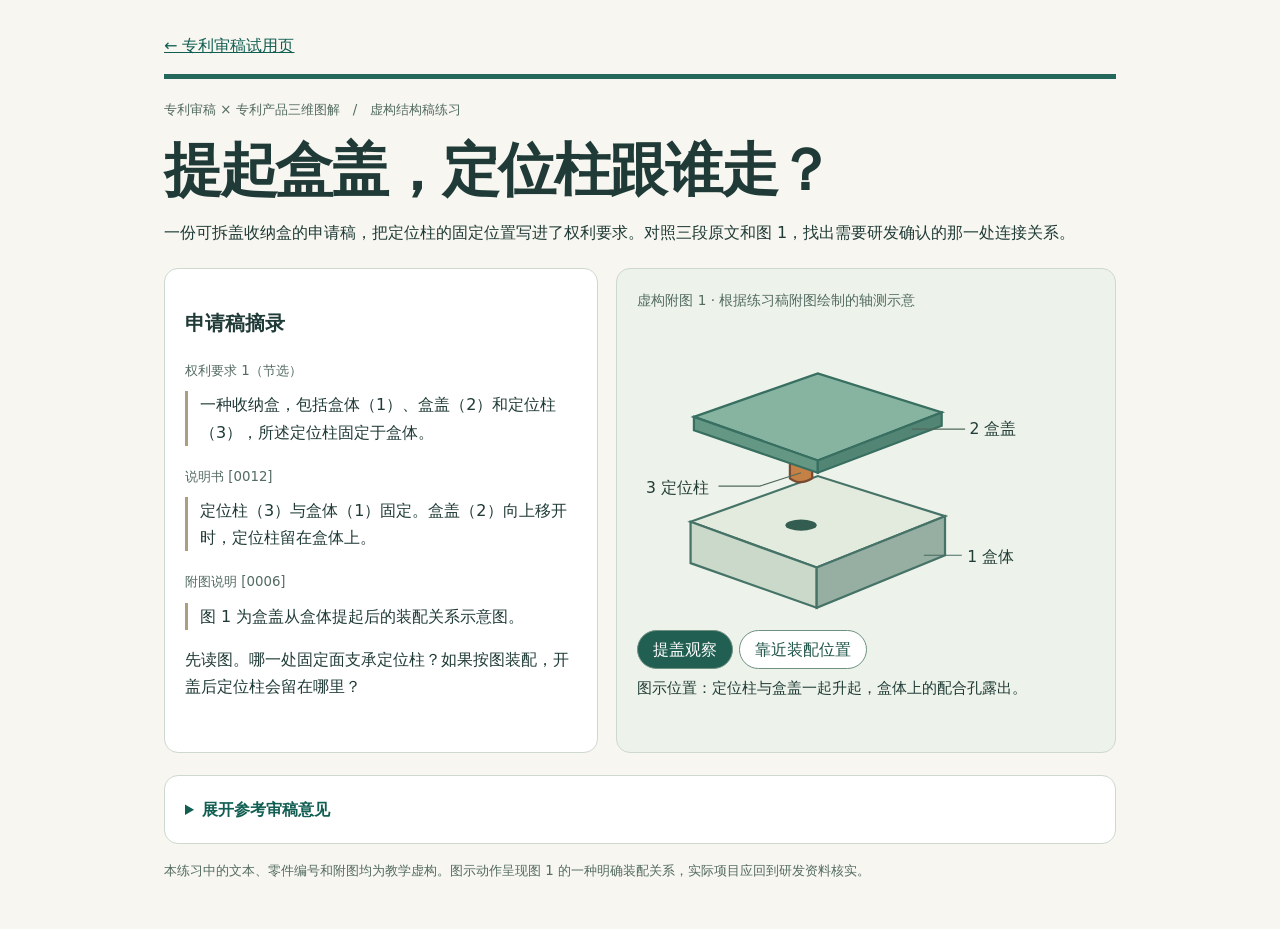
<file: docs/structure-draft.html>
<!doctype html>
<html lang="zh-CN"><head><meta charset="utf-8"><meta name="viewport" content="width=device-width,initial-scale=1">
<title>定位柱固定在哪里？ · 结构稿试审</title>
<style>
*{box-sizing:border-box}body{margin:0;background:#f7f6f0;color:#203b37;font:16px/1.7 system-ui,"Microsoft YaHei",sans-serif}main{max-width:1000px;margin:auto;padding:32px 24px}a,summary{color:#115e52}header{border-top:5px solid #24685c;padding-top:16px}small,figcaption{color:#536b61}h1{font-size:clamp(32px,5vw,58px);line-height:1.18;letter-spacing:-.04em;margin:14px 0}h2{font-size:1.25rem}p{margin:6px 0 14px}.grid{display:grid;grid-template-columns:1fr 1.15fr;gap:18px;margin:22px 0}article,figure,details{background:white;border:1px solid #cdd8ce;border-radius:14px;padding:20px;margin:0}figure{background:#edf3ea}blockquote{margin:8px 0 16px;border-left:3px solid #aaa081;padding-left:12px}svg{display:block;width:100%;height:auto}svg text{font:14px system-ui,sans-serif;fill:#233d38}svg .label{font-weight:bold}svg .moving{transition:transform .35s ease}svg.open .moving{transform:translateY(-42px)}button{font:inherit;padding:5px 15px;border-radius:25px;background:white;color:#1b5145;border:1px solid #709082;cursor:pointer}button[aria-pressed=true]{background:#215f52;color:white}details{margin:12px 0}summary{font-weight:bold;cursor:pointer}details h3{font-size:1rem;margin-bottom:2px}figcaption{font-size:.85rem}.state{font-size:.92rem;min-height:2.9em}nav{margin-bottom:15px}button:focus-visible,summary:focus-visible{outline:3px solid #ab611f}@media(max-width:680px){main{padding:18px 12px}.grid{grid-template-columns:1fr}}@media(prefers-reduced-motion:reduce){svg .moving{transition:none}}
</style></head><body><main><nav><a href="./index.html">← 专利审稿试用页</a></nav><header><small>专利审稿 × 专利产品三维图解　/　虚构结构稿练习</small>
<h1>提起盒盖，定位柱跟谁走？</h1><p>一份可拆盖收纳盒的申请稿，把定位柱的固定位置写进了权利要求。对照三段原文和图 1，找出需要研发确认的那一处连接关系。</p></header>
<div class="grid"><article><h2>申请稿摘录</h2><small>权利要求 1（节选）</small><blockquote>一种收纳盒，包括盒体（1）、盒盖（2）和定位柱（3），所述定位柱固定于盒体。</blockquote>
<small>说明书 [0012]</small><blockquote>定位柱（3）与盒体（1）固定。盒盖（2）向上移开时，定位柱留在盒体上。</blockquote>
<small>附图说明 [0006]</small><blockquote>图 1 为盒盖从盒体提起后的装配关系示意图。</blockquote>
<p>先读图。哪一处固定面支承定位柱？如果按图装配，开盖后定位柱会留在哪里？</p></article>
<figure><figcaption>虚构附图 1 · 根据练习稿附图绘制的轴测示意</figcaption>
<svg id="diagram" class="open" viewBox="0 0 410 285" role="img" aria-labelledby="figtitle desc"><title id="figtitle">盒盖、盒体和定位柱的结构关系</title><desc id="desc">图中定位柱上端与盒盖下表面固定。提盖后柱随盖升起，盒体上的孔露出。</desc>
<g fill="#cad9ca" stroke="#467367" stroke-width="2"><path d="M48 188l114-41 114 36-115 46z" fill="#e3eade"/><path d="M48 188l113 41v36L48 225z"/><path d="M161 229l115-46v35l-115 47z" fill="#97afa2"/></g>
<ellipse cx="147" cy="191" rx="14" ry="5" fill="#345d52"/><path d="M257 218h34" stroke="#456b60"/><text x="296" y="224">1 盒体</text>
<g class="moving"><g fill="#c58045" stroke="#774a31" stroke-width="2"><path d="M137 154v37q9 7 20 0v-37z"/><ellipse cx="147" cy="154" rx="10" ry="4" fill="#d8a16e"/></g>
<g stroke="#386f61" stroke-width="2"><path d="M51 136l111-39 111 35-111 43z" fill="#86b4a1"/><path d="M51 136l111 39v11L51 148z" fill="#659884"/><path d="M162 175l111-43v12l-111 42z" fill="#538575"/></g>
<path d="M246 147h48m-147 39l-37 12H73" fill="none" stroke="#53695c"/><text x="298" y="151">2 盒盖</text><text x="8" y="204">3 定位柱</text></g></svg>
<div role="group" aria-label="观察图示动作"><button id="lift" aria-pressed="true">提盖观察</button> <button id="seat" aria-pressed="false">靠近装配位置</button></div><p class="state" id="status" aria-live="polite">图示位置：定位柱与盒盖一起升起，盒体上的配合孔露出。</p></figure></div>
<details><summary>展开参考审稿意见</summary><h3>对不上的是定位柱的固定对象</h3><p>权利要求 1 和说明书 [0012] 都把定位柱固定在盒体上。图 1 却把柱画在盒盖下方，提起时随盖移动，盒体上留下配合孔。两种装配方式对应不同的配合件，仅凭这份稿件无法判定实际产品采用哪一种。</p>
<h3>给研发的一个问题</h3><p>请用装配图或实物开盖照片确认：盒盖提起后，定位柱留在盒体，还是随盒盖一起移动？同时指出另一部件上配合孔的位置。</p>
<h3>确认后再改稿</h3><p>若定位柱固定在盒体上，按实际结构重画图 1，将柱留在盒体、配合孔标在盖上，并复核引线。若定位柱固定在盖上，应对照核实的结构，同步调整权利要求 1 的固定对象和说明书 [0012] 的开盖动作，再复核图号。此处练习针对申请前草稿。</p></details>
<p><small>本练习中的文本、零件编号和附图均为教学虚构。图示动作呈现图 1 的一种明确装配关系，实际项目应回到研发资料核实。</small></p></main>
<script>
const diagram=document.querySelector('#diagram');
function setLifted(lifted){
  diagram.classList.toggle('open',lifted);
  document.querySelector('#lift').setAttribute('aria-pressed',String(lifted));
  document.querySelector('#seat').setAttribute('aria-pressed',String(!lifted));
  document.querySelector('#status').textContent=lifted?'图示位置：定位柱与盒盖一起升起，盒体上的配合孔露出。':'靠近装配位置：柱的下端对准盒体上的孔，上端仍固定在盒盖下方。';
}
document.querySelector('#lift').onclick=()=>setLifted(true);
document.querySelector('#seat').onclick=()=>setLifted(false);
</script></body></html>
</file>
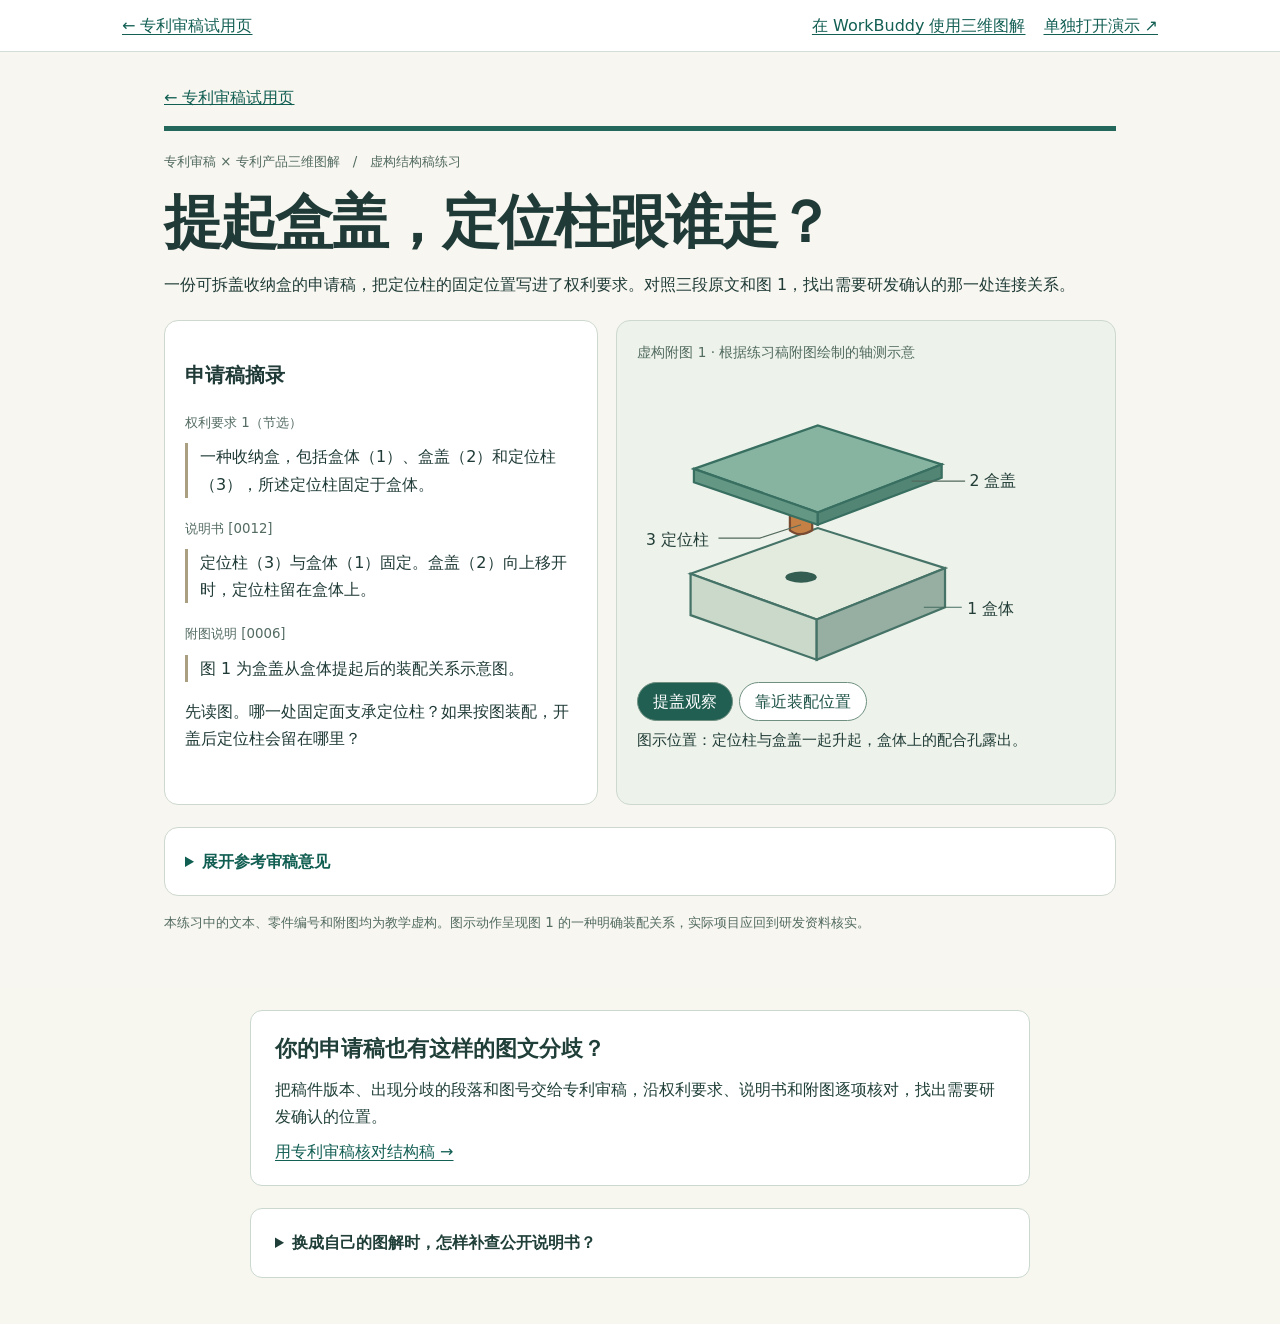
<file: docs/studio-draft.html>
<!doctype html>
<html lang="zh-CN"><head><meta charset="utf-8"><meta name="viewport" content="width=device-width,initial-scale=1">
<title>定位柱的固定位置 · 虚构结构稿｜专利产品三维图解</title>
<style>
*{box-sizing:border-box}body{margin:0;background:#f7f7ef;color:#203f38;font:16px/1.7 system-ui,"Microsoft YaHei",sans-serif}.wrap{max-width:1080px;margin:auto;padding:0 22px}nav{border-bottom:1px solid #d2ded6;background:white}nav .wrap{display:flex;align-items:center;justify-content:space-between;gap:14px;flex-wrap:wrap;padding-block:12px}a{color:#135f54;text-underline-offset:3px}iframe{display:block;width:100%;height:78vh;border:0}.actions{display:flex;gap:18px;flex-wrap:wrap}.next,details{max-width:780px;margin:22px auto;padding:20px 24px;background:#fff;border:1px solid #cad8cf;border-radius:12px}h2{font-size:1.35rem;margin:0}p{margin:8px 0}summary{cursor:pointer;font-weight:650}main{padding-bottom:24px}@media(max-width:650px){.wrap{padding-inline:12px}.next,details{margin:12px;padding:14px}}a:focus-visible,summary:focus-visible{outline:3px solid #b76629}
</style></head><body>
<nav aria-label="案例导航"><div class="wrap"><a href="./index.html">← 专利审稿试用页</a><span class="actions"><a href="https://www.workbuddy.cn/share/asset?shareCode=Z98H7t3RR5Snlgnw3uK9H5&amp;sig=cy-ITCqaUP0PtKiF">在 WorkBuddy 使用三维图解</a><a href="structure-draft.html" target="_blank" rel="noopener">单独打开演示 ↗</a></span></div></nav>
<main aria-label="定位柱的固定位置 · 虚构结构稿"><iframe id="demo" src="structure-draft.html" title="定位柱的固定位置 · 虚构结构稿的互动演示"></iframe>
<section class="next"><h2>你的申请稿也有这样的图文分歧？</h2><p>把稿件版本、出现分歧的段落和图号交给专利审稿，沿权利要求、说明书和附图逐项核对，找出需要研发确认的位置。</p><a href="./index.html">用专利审稿核对结构稿 →</a></section>
<details><summary>换成自己的图解时，怎样补查公开说明书？</summary><p>本例可直接查看。另做图解时，如果已有公开号，但手头资料和已授权来源仍无法定位对应实施例，可补充同件公报。确需申请智慧芽 MCP 权限时可填写积分申请表。已有权限可按教程配置服务地址和 MCP Key，再检查可用工具。实物尺寸、外形或配合间隙仍需产品资料核实。</p><p><a href="https://app-u.jingsocial.com/surl/dcbC6k7e">申请智慧芽 MCP 积分（推广链接）</a> · <a href="https://open.zhihuiya.com/devportal/guides/mcp-installation">智慧芽 MCP 官方配置教程</a></p></details></main>
<script>
const demo=document.getElementById('demo');
function fitDemo() {
  try {
    const content=demo.contentDocument.querySelector('main');
    if (!content) return;
    function fit() {demo.style.height=Math.ceil(content.getBoundingClientRect().height+6)+'px'}
    fit();
    if (window.ResizeObserver) new ResizeObserver(fit).observe(content);
    for (const link of content.querySelectorAll('a[href]')) link.target='_top';
  } catch { /* Local file isolation keeps the frame independently scrollable. */ }
}
demo.addEventListener('load',fitDemo);
if (demo.contentDocument?.readyState==='complete') fitDemo();
</script></body></html>
</file>
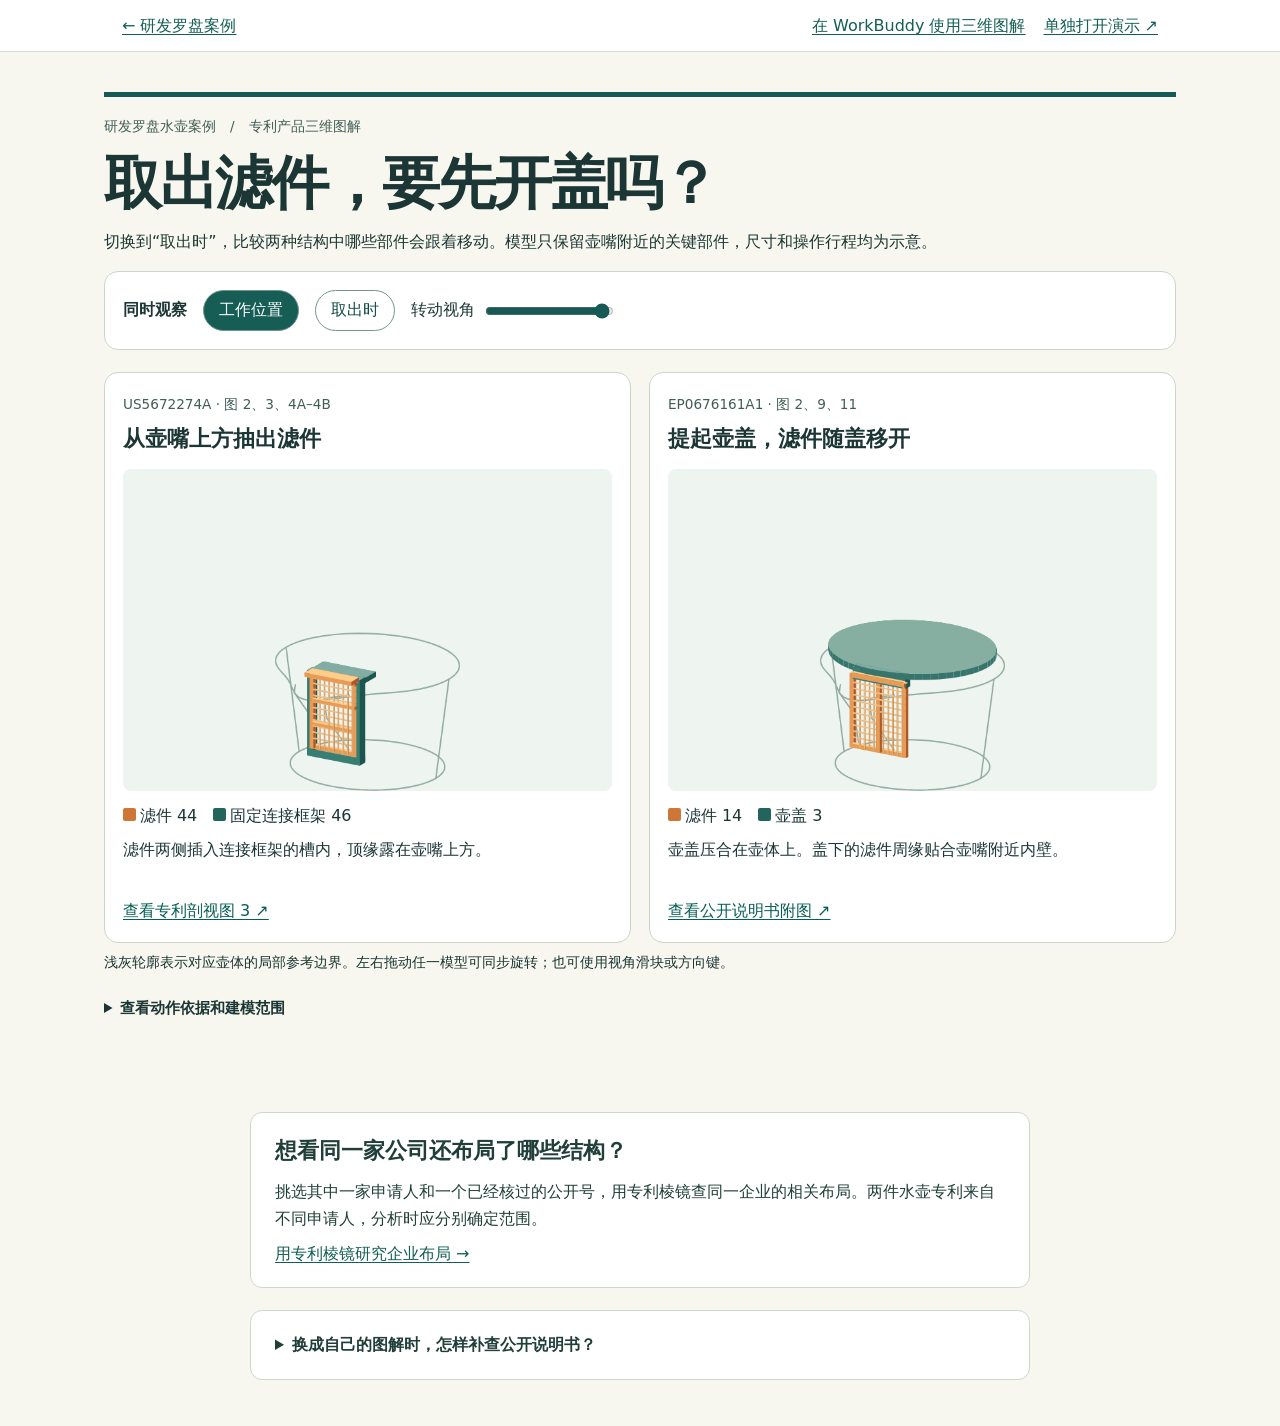
<file: docs/studio-kettle.html>
<!doctype html>
<html lang="zh-CN"><head><meta charset="utf-8"><meta name="viewport" content="width=device-width,initial-scale=1">
<title>水壶滤件 · 公开专利实施例｜专利产品三维图解</title>
<style>
*{box-sizing:border-box}body{margin:0;background:#f7f7ef;color:#203f38;font:16px/1.7 system-ui,"Microsoft YaHei",sans-serif}.wrap{max-width:1080px;margin:auto;padding:0 22px}nav{border-bottom:1px solid #d2ded6;background:white}nav .wrap{display:flex;align-items:center;justify-content:space-between;gap:14px;flex-wrap:wrap;padding-block:12px}a{color:#135f54;text-underline-offset:3px}iframe{display:block;width:100%;height:78vh;border:0}.actions{display:flex;gap:18px;flex-wrap:wrap}.next,details{max-width:780px;margin:22px auto;padding:20px 24px;background:#fff;border:1px solid #cad8cf;border-radius:12px}h2{font-size:1.35rem;margin:0}p{margin:8px 0}summary{cursor:pointer;font-weight:650}main{padding-bottom:24px}@media(max-width:650px){.wrap{padding-inline:12px}.next,details{margin:12px;padding:14px}}a:focus-visible,summary:focus-visible{outline:3px solid #b76629}
</style></head><body>
<nav aria-label="案例导航"><div class="wrap"><a href="https://github.com/KrisMiao97/rd-compass#readme">← 研发罗盘案例</a><span class="actions"><a href="https://www.workbuddy.cn/share/asset?shareCode=Z98H7t3RR5Snlgnw3uK9H5&amp;sig=cy-ITCqaUP0PtKiF">在 WorkBuddy 使用三维图解</a><a href="kettle-filters.html" target="_blank" rel="noopener">单独打开演示 ↗</a></span></div></nav>
<main aria-label="水壶滤件 · 公开专利实施例"><iframe id="demo" src="kettle-filters.html" title="水壶滤件 · 公开专利实施例的互动演示"></iframe>
<section class="next"><h2>想看同一家公司还布局了哪些结构？</h2><p>挑选其中一家申请人和一个已经核过的公开号，用专利棱镜查同一企业的相关布局。两件水壶专利来自不同申请人，分析时应分别确定范围。</p><a href="https://github.com/KrisMiao97/patent-perspectives">用专利棱镜研究企业布局 →</a></section>
<details><summary>换成自己的图解时，怎样补查公开说明书？</summary><p>本例可直接查看。另做图解时，如果已有公开号，但手头资料和已授权来源仍无法定位对应实施例，可补充同件公报。确需申请智慧芽 MCP 权限时可填写积分申请表。已有权限可按教程配置服务地址和 MCP Key，再检查可用工具。实物尺寸、外形或配合间隙仍需产品资料核实。</p><p><a href="https://app-u.jingsocial.com/surl/dcbC6k7e">申请智慧芽 MCP 积分（推广链接）</a> · <a href="https://open.zhihuiya.com/devportal/guides/mcp-installation">智慧芽 MCP 官方配置教程</a></p></details></main>
<script>
const demo=document.getElementById('demo');
function fitDemo() {
  try {
    const content=demo.contentDocument.querySelector('main');
    if (!content) return;
    function fit() {demo.style.height=Math.ceil(content.getBoundingClientRect().height+6)+'px'}
    fit();
    if (window.ResizeObserver) new ResizeObserver(fit).observe(content);
    for (const link of content.querySelectorAll('a[href]')) link.target='_top';
  } catch { /* Local file isolation keeps the frame independently scrollable. */ }
}
demo.addEventListener('load',fitDemo);
if (demo.contentDocument?.readyState==='complete') fitDemo();
</script></body></html>
</file>
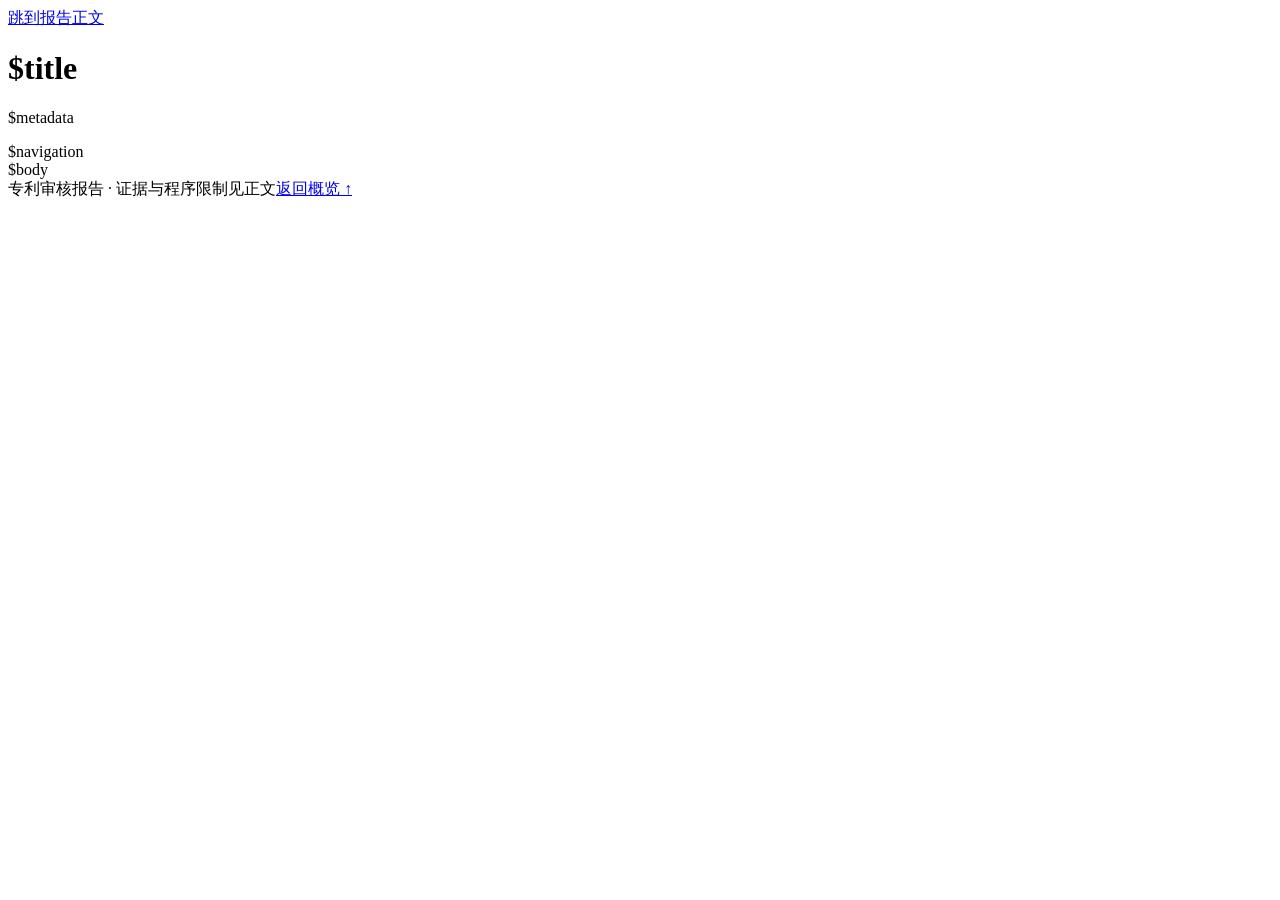
<file: patent-draft-review/assets/review-report.html>
<!doctype html>
<html lang="zh-CN">
<head>
  <meta charset="utf-8">
  <meta name="viewport" content="width=device-width, initial-scale=1">
  <title>$title</title>
  <style>$styles</style>
</head>
<body>
  <a class="skip" href="#main">跳到报告正文</a>
  <header class="hero"><div class="container"><h1>$title</h1><dl class="patent-meta">$metadata</dl></div></header>
  <nav class="navigation" aria-label="报告章节"><div class="container">$navigation</div></nav>
  <main id="main" class="container" tabindex="-1">
    $body
    <footer><span>专利审核报告 · 证据与程序限制见正文</span><a href="#overview">返回概览 ↑</a></footer>
  </main>
  <script>$script</script>
</body>
</html>
</file>
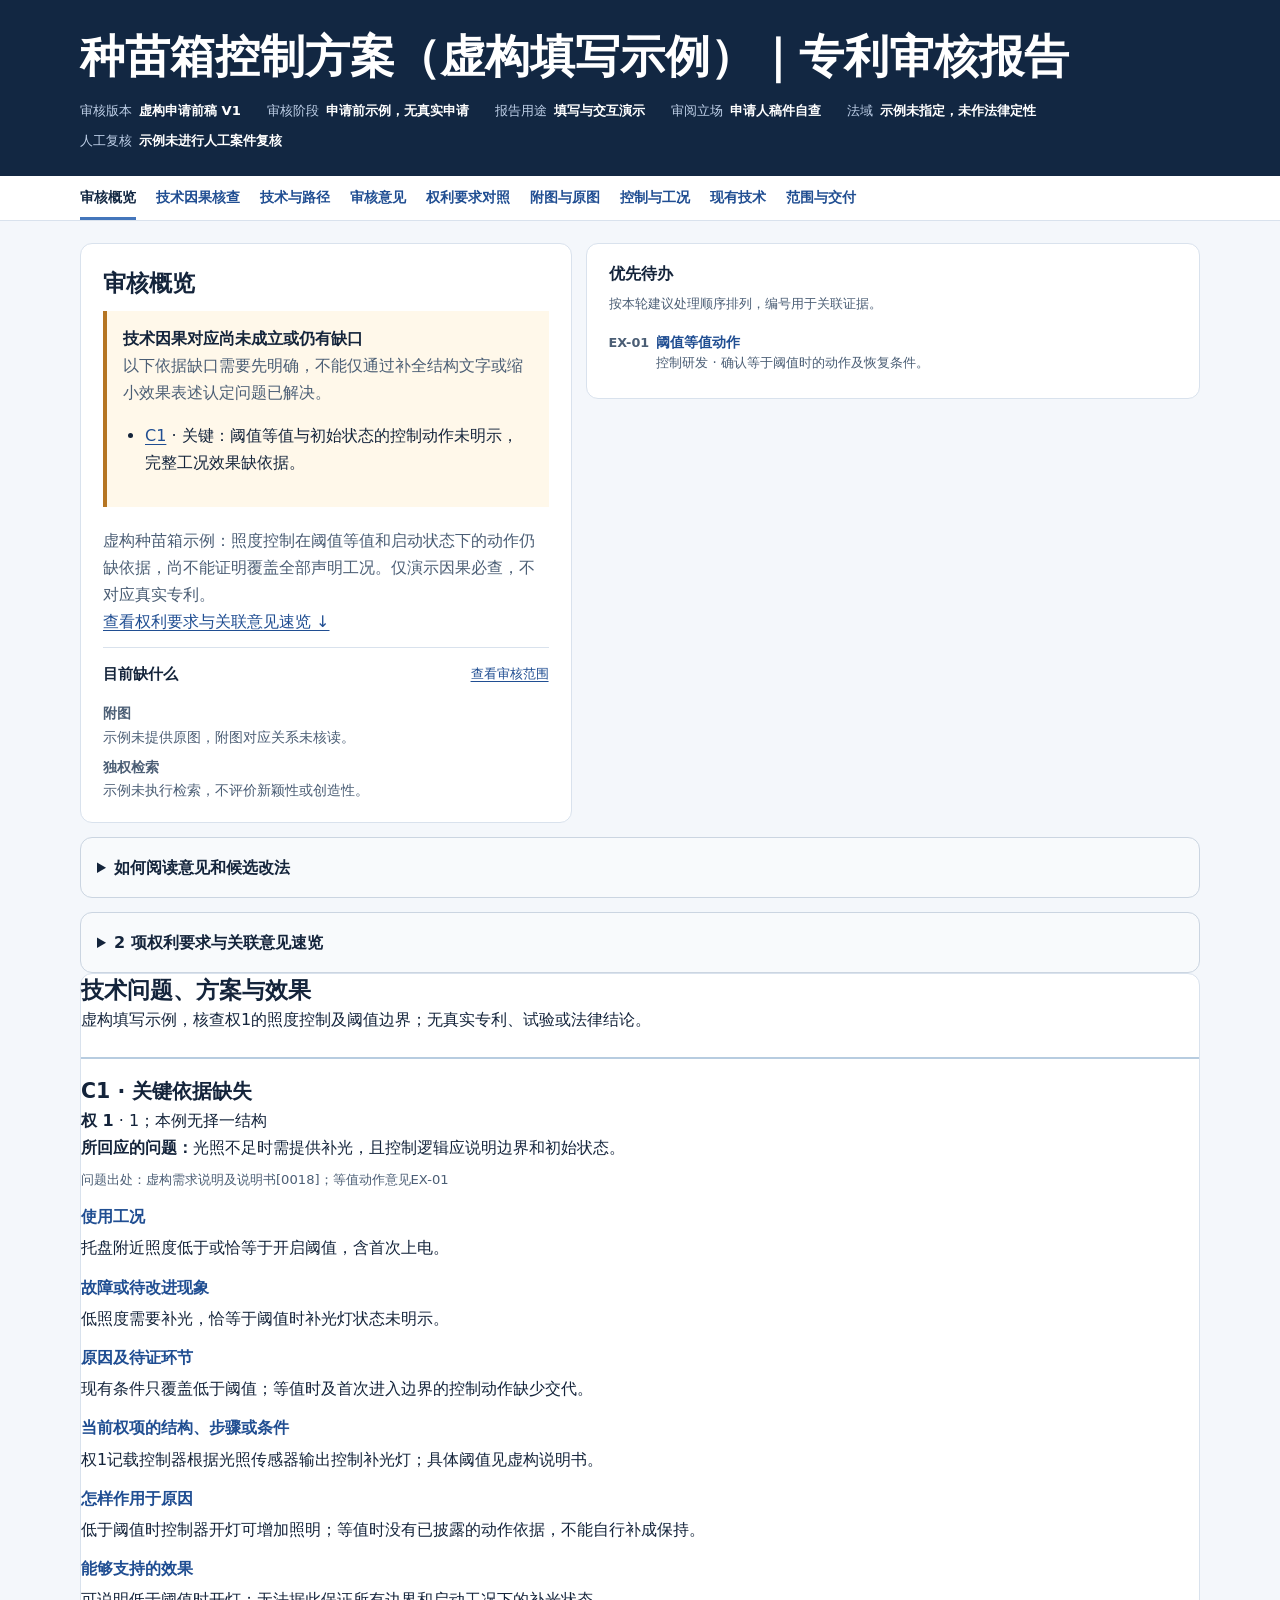
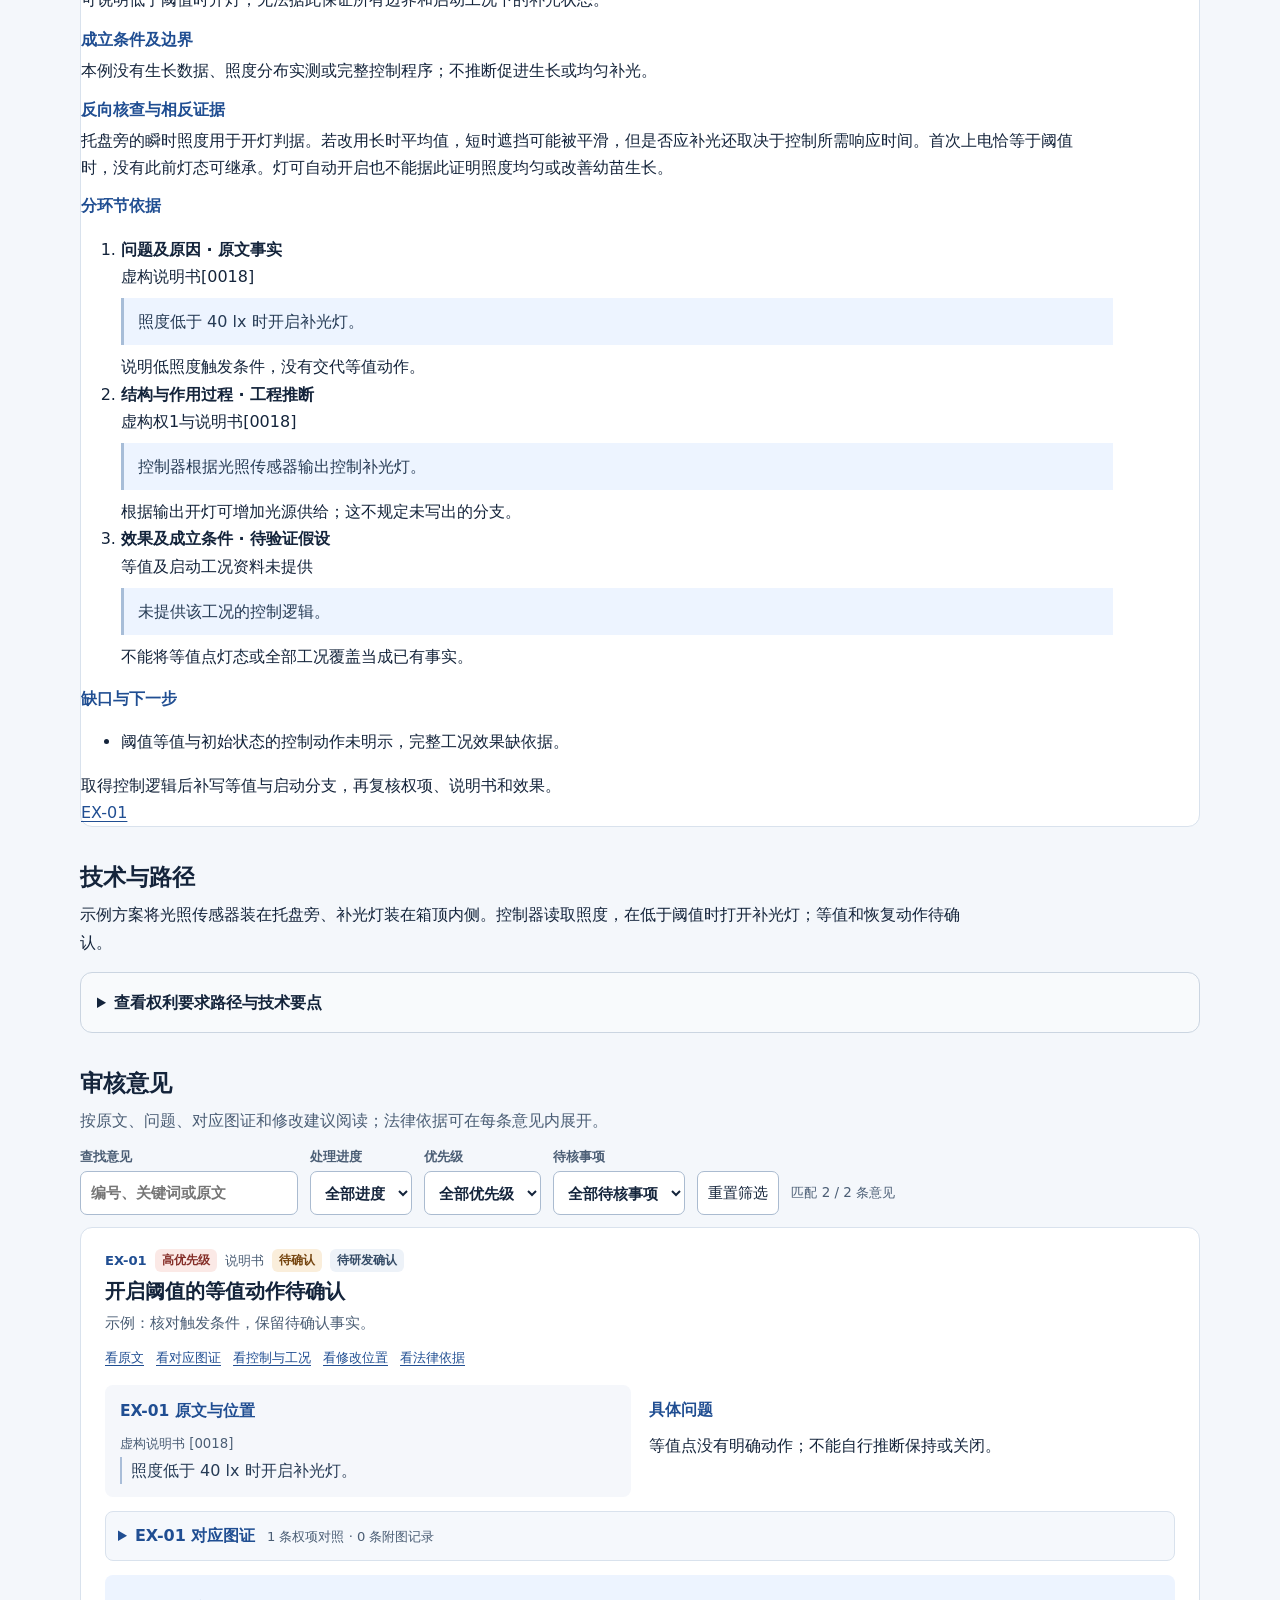
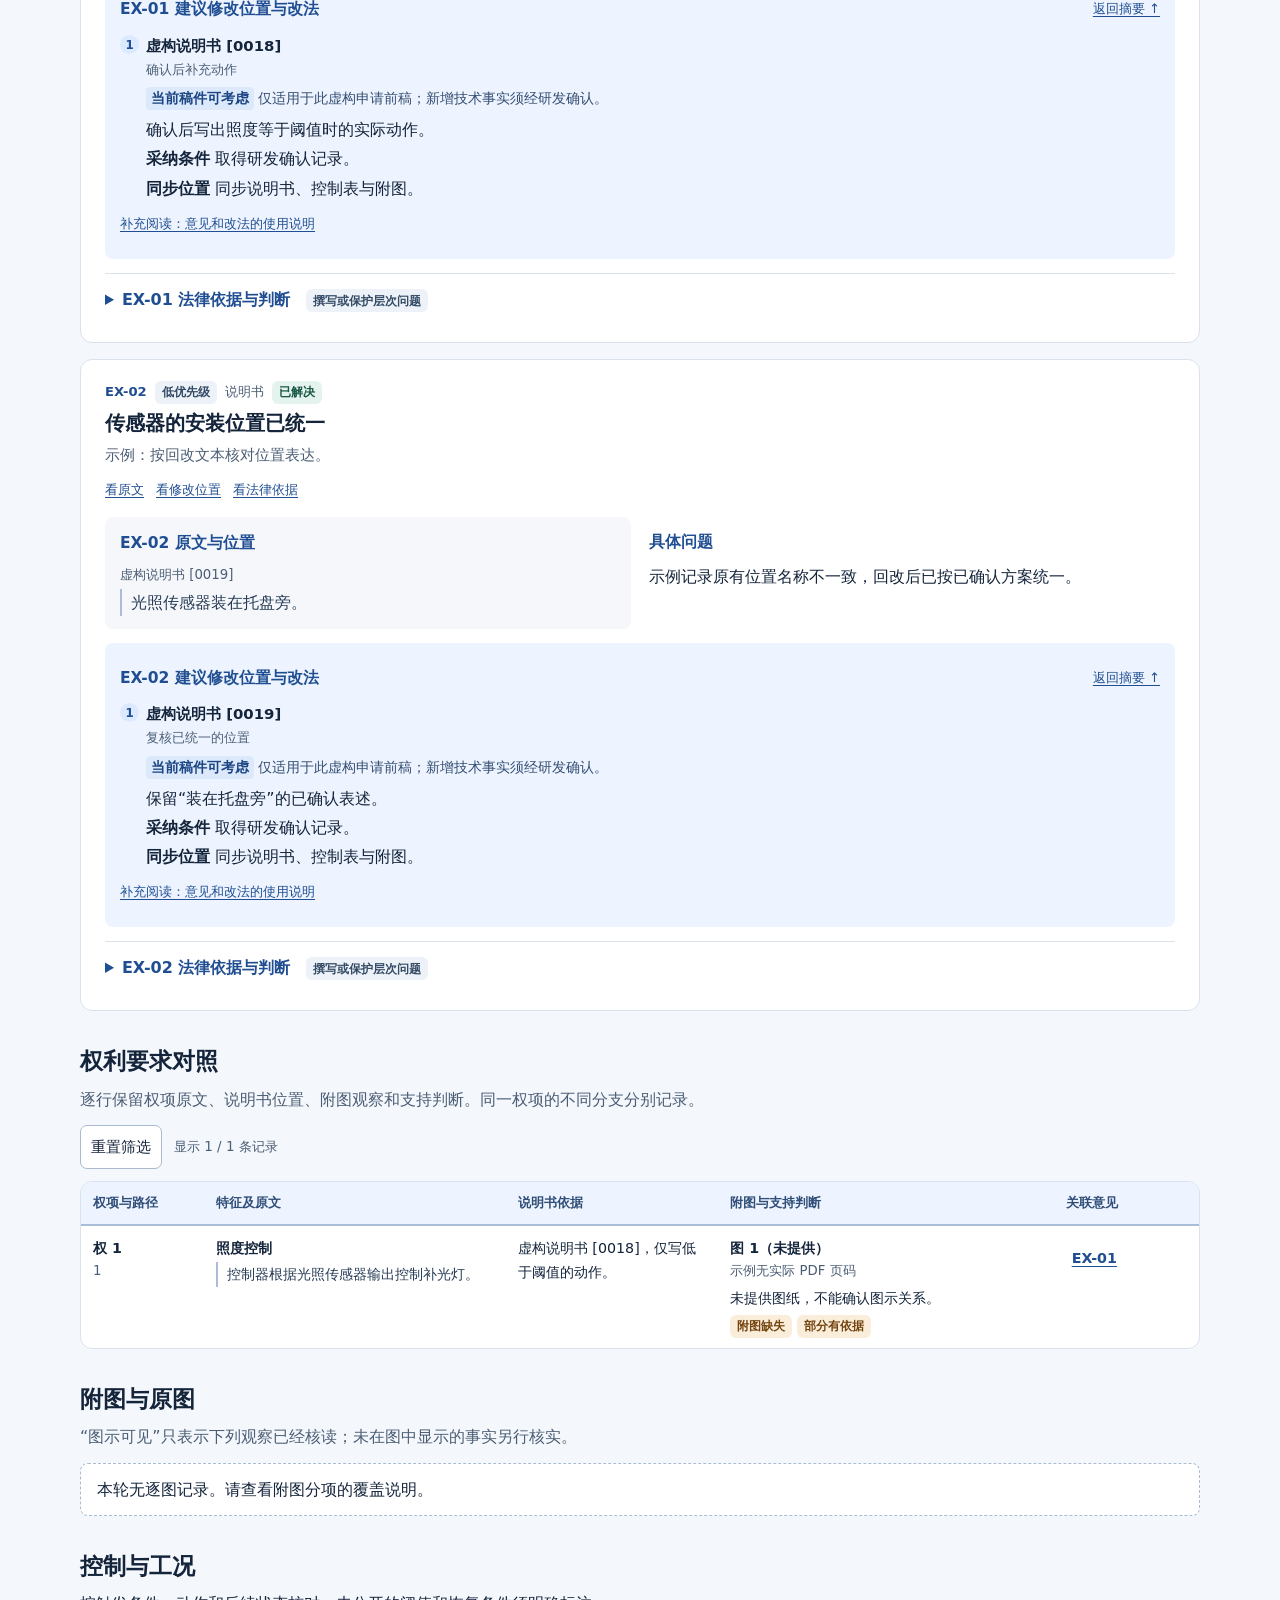
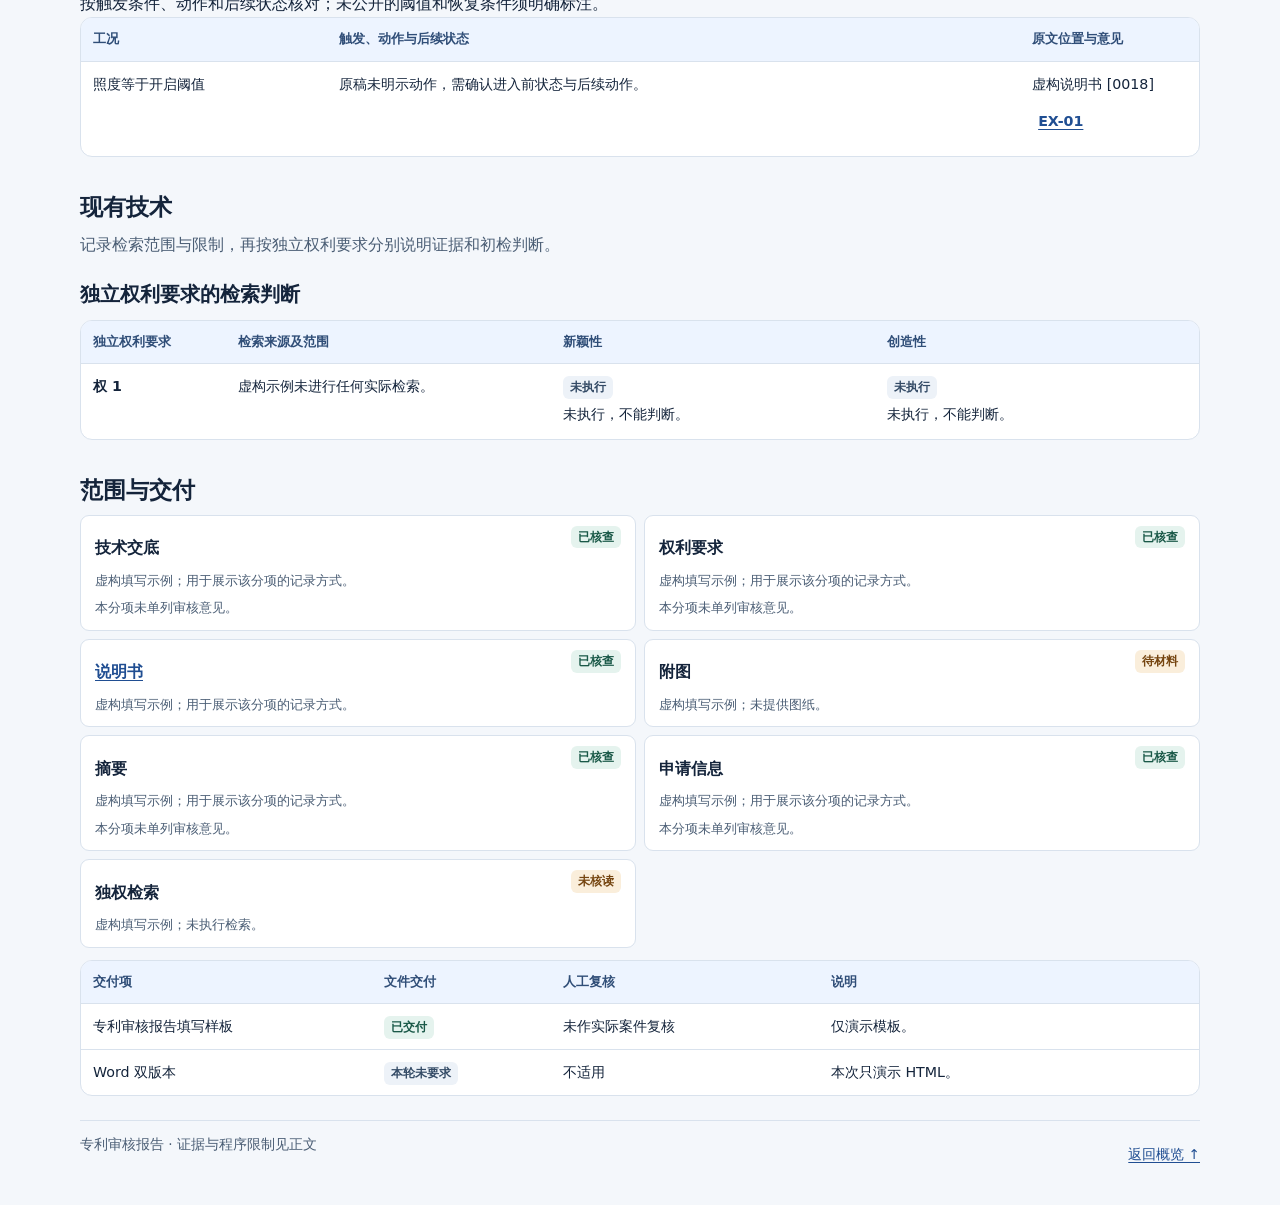
<file: patent-draft-review/examples/example-report.html>
<!doctype html>
<html lang="zh-CN">
<head>
  <meta charset="utf-8">
  <meta name="viewport" content="width=device-width, initial-scale=1">
  <title>种苗箱控制方案（虚构填写示例）｜专利审核报告</title>
  <style>:root {
  color-scheme: light;
  --bg: #f4f7fb;
  --paper: #fff;
  --ink: #14243b;
  --muted: #4b5e75;
  --blue: #204e92;
  --line: #d9e2ed;
  --soft: #edf4ff;
  font: 16px/1.7 "Microsoft YaHei UI", "PingFang SC", "Noto Sans CJK SC", system-ui, sans-serif;
}
* { box-sizing: border-box; }
body { margin: 0; background: var(--bg); color: var(--ink); }
[hidden] { display: none !important; }
a { color: var(--blue); text-underline-offset: .2em; }
a:hover { color: #13386d; }
:focus-visible { outline: 3px solid #2867bc; outline-offset: 4px; }
.container { width: min(1120px, calc(100% - 48px)); margin-inline: auto; }
h1, h2, h3, h4, h5, p, dl, dd { margin: 0; }
h1, h2, h3, p, li, td, dd, a { overflow-wrap: anywhere; }
h2 { font-size: 1.45rem; line-height: 1.35; }
h3 { font-size: 1.28rem; line-height: 1.45; }
h4 { font-size: .88rem; color: var(--blue); margin-bottom: 8px; }
.skip { position: absolute; top: 10px; left: 20px; z-index: 5; padding: 8px 16px; background: white; transform: translateY(-150%); }
.skip:focus { transform: none; }
.hero { background: #122742; color: white; padding: 30px 0 24px; }
h1 { font-size: clamp(1.85rem, 5vw, 2.8rem); letter-spacing: -.025em; line-height: 1.2; margin-bottom: 16px; }

.patent-meta { display: flex; flex-wrap: wrap; gap: 8px 26px; }
.patent-meta > div { display: flex; flex-wrap: wrap; gap: 2px 7px; min-width: 0; max-width: 100%; font-size: .82rem; }
.patent-meta dt { color: #bfd0e8; }
.patent-meta dd { min-width: 0; font-weight: 700; font-variant-numeric: tabular-nums; white-space: pre-wrap; }
.navigation { position: sticky; top: 0; z-index: 2; background: var(--paper); border-bottom: 1px solid var(--line); }
.navigation .container { display: flex; flex-wrap: wrap; align-items: center; gap: 0 20px; }
.navigation a { display: inline-flex; align-items: center; min-height: 44px; text-decoration: none; font-weight: 700; font-size: .88rem; white-space: nowrap; }
.navigation a:hover, .navigation a:focus-visible { text-decoration: underline; }
.navigation a[aria-current="location"] { box-shadow: inset 0 -3px #4476bb; color: #122742; }
section, .issue, .original, .related, .related-records, .legal, .edits, #main { scroll-margin-top: calc(var(--nav-height, 89px) + 18px); }
main { padding-block: 22px 28px; }
.overview { display: grid; grid-template-columns: 1fr 1.25fr; align-items: start; gap: 14px; }
.panel, .issue, table { background: var(--paper); border: 1px solid var(--line); border-radius: 12px; }
.summary, .priority { padding: 19px 22px; min-width: 0; }
.summary h2 { margin-block: 4px 8px; }
.summary p, .intro { color: var(--muted); }

.gaps { border-top: 1px solid var(--line); margin-top: 12px; padding-top: 4px; }
.section-head { display: flex; align-items: center; justify-content: space-between; gap: 0 10px; flex-wrap: wrap; }
.section-head h4 { margin: 0; }
.gaps h3 { font-size: .95rem; }
.gaps ul { list-style: none; padding: 0; margin: 0; color: var(--muted); font-size: .87rem; }
.gaps li + li { margin-top: 3px; }
.gaps a, .return-link { display: inline-flex; min-height: 44px; align-items: center; font-size: .82rem; }
.priority h2 { font-size: 1.02rem; }
.priority ul { margin: 6px 0 0; padding: 0; list-style: none; }
.priority li { display: flex; align-items: center; gap: 8px; min-height: 44px; border-bottom: 1px solid var(--line); color: var(--muted); font-size: .88rem; }
.priority li:last-child { border: 0; }
.priority a:hover { text-decoration: underline; }
.priority a { flex: 1; display: flex; align-items: center; min-width: 0; min-height: 44px; padding-block: 5px; text-decoration: none; line-height: 1.45; font-weight: 700; }
.priority .action-link { display: grid; grid-template-columns: 3.4em minmax(0, 1fr); align-items: baseline; padding-block: 6px; }
.action-link > b { color: var(--muted); font-size: .8rem; overflow-wrap: anywhere; }
.action-link small { font-weight: 400; line-height: 1.4; margin-top: 2px; }
.keep { white-space: nowrap; }
.section { margin-top: 34px; }
.section > h2 { margin-bottom: 9px; }
.intro { margin-bottom: 12px; }
.toolbar { display: flex; flex-wrap: wrap; align-items: flex-end; gap: 8px 12px; margin-bottom: 12px; }
.toolbar label { display: grid; gap: 3px; min-width: 0; max-width: 100%; font-size: .81rem; color: var(--muted); font-weight: 700; }
button, select, input { font: inherit; font-size: .91rem; color: var(--ink); min-height: 44px; border: 1px solid #aabbd0; border-radius: 7px; padding: 6px 10px; background: var(--paper); }
input { width: 15em; max-width: 100%; }
select { min-width: 0; max-width: min(19em, 100%); }
button { cursor: pointer; }
button:hover { background: var(--soft); }
output { align-self: flex-end; min-height: 44px; display: flex; align-items: center; font-size: .84rem; color: var(--muted); }
.empty { padding: 12px 16px; border: 1px dashed #aabbd0; border-radius: 8px; background: var(--paper); }
.issue-list { display: grid; gap: 16px; }
.issue { padding: 21px 24px; }
.issue:target { border-left: 3px solid #4476bb; }
.issue-meta { display: flex; flex-wrap: wrap; align-items: center; gap: 8px; font-size: .82rem; color: var(--muted); }
.issue-meta b { color: var(--blue); font-variant-numeric: tabular-nums; }
.filter-exception { color: #754510; }
.chip { display: inline-block; border-radius: 6px; padding: 2px 7px; background: #edf2f8; color: #344b66; font-size: .76rem; font-weight: 700; line-height: 1.55; }
.chip.high, .chip.danger { color: #852e28; background: #fbe9e6; }
.chip.medium, .chip.partial, .chip.unclear, .chip.warn { color: #754510; background: #faeedb; }
.chip.reviewed, .chip.seen, .chip.supported, .chip.good { color: #195847; background: #e5f3ee; }
.issue-heading { margin-block: 5px 4px; }
.issue-summary { color: var(--muted); font-size: .93rem; }
.issue-jumps { display: flex; gap: 0 12px; flex-wrap: wrap; font-size: .83rem; margin-bottom: 5px; }
.issue-jumps a { display: inline-flex; align-items: center; min-height: 44px; }
.issue-reading { display: grid; grid-template-columns: repeat(2, minmax(0, 1fr)); gap: 18px; }
.issue ul, .issue ol { padding: 0; margin: 0; list-style: none; }
.original { padding: 13px 15px; background: #f5f7fb; border-radius: 8px; }
.original li + li, .legal li + li, .edits li + li { margin-top: 9px; }
.location, .sub, small { display: block; color: var(--muted); font-size: .83rem; }
.original blockquote + .location { margin-top: 7px; }
blockquote { margin: 2px 0 0; border-left: 2px solid #a9bdd8; padding-left: 9px; color: #263b55; }
.finding { padding-block: 12px; }
.related { margin-top: 14px; border: 1px solid var(--line); border-radius: 8px; background: #f5f8fc; }
.related summary { min-height: 44px; padding: 10px 12px; cursor: pointer; color: var(--blue); font-weight: 700; }
.related summary span { margin-inline-start: 6px; font-size: .82rem; color: var(--muted); font-weight: 400; }
.related-content { padding: 0 12px 6px; }
.related h5 { font-size: .88rem; color: var(--blue); margin: 10px 0 5px; }
.related-table th:first-child { width: 18%; }
.legal { margin-top: 14px; padding-top: 12px; border-top: 1px solid var(--line); }
.legal li p, .edits li p { margin-top: 2px; }
.legal strong, .edits strong { font-size: .93rem; }
.edits { margin-top: 14px; padding: 13px 15px; border-radius: 8px; background: var(--soft); }
.edits ol { counter-reset: edits; }
.edits li { position: relative; counter-increment: edits; padding-left: 26px; }
.edits li::before { content: counter(edits); position: absolute; left: 0; top: 3px; display: grid; place-items: center; width: 19px; height: 19px; border-radius: 50%; background: #dceaff; color: #204e92; font-size: .74rem; font-weight: 700; }
.stage-note { color: #344d72; font-size: .87rem; line-height: 1.5; padding-block: 4px; }
.stage-note b { display: inline-block; background: #dce9fb; color: #1c4584; padding: 1px 5px; border-radius: 4px; }
table { width: 100%; border-collapse: separate; border-spacing: 0; text-align: left; overflow: hidden; table-layout: fixed; }
th, td { vertical-align: top; padding: 10px 12px; }
th { background: var(--soft); font-size: .82rem; color: #304e78; }
td { font-size: .89rem; border-top: 1px solid var(--line); }
td p { margin-block: 3px; }
.cell-label { display: none; }
.table-wrap .issue-link { display: inline-flex; align-items: center; min-height: 44px; max-width: 100%; margin-inline-end: 3px; padding-inline: 6px; font-weight: 700; }
.coverage { display: grid; grid-template-columns: repeat(2, minmax(0, 1fr)); gap: 8px; margin-bottom: 12px; }
footer { display: flex; justify-content: space-between; gap: 8px; margin-top: 24px; padding-top: 12px; border-top: 1px solid var(--line); color: var(--muted); font-size: .85rem; }
footer a, .section-link { display: inline-flex; align-items: center; min-height: 44px; }
@media screen and (max-width: 780px) {
  .overview, .issue-reading { grid-template-columns: 1fr; gap: 10px; }
  .finding { padding-block: 4px; }
  table, tbody { display: block; border: 0; background: transparent; border-radius: 0; overflow: visible; }
  thead { position: absolute; clip-path: inset(50%); width: 1px; height: 1px; overflow: hidden; }
  tr { display: block; background: var(--paper); border: 1px solid var(--line); border-radius: 9px; padding: 7px 12px; margin-bottom: 8px; }
  td { display: grid; grid-template-columns: minmax(6.3em, 24%) minmax(0, 1fr); gap: 6px; border: 0; padding: 4px 0; }
  .cell-label { display: block; color: var(--muted); font-weight: 700; font-size: .79rem; }
}
@media screen and (max-width: 520px) {
  .container { width: calc(100% - 28px); }
  .hero { padding: 14px 0 12px; }
  h1 { margin-bottom: 10px; font-size: clamp(1.32rem, 5.7vw, 1.65rem); }
  .patent-meta { gap: 4px 12px; }
  .navigation .container { display: grid; grid-template-columns: repeat(4, minmax(0, 1fr)); gap: 0; text-align: center; }
  .navigation a { justify-content: center; white-space:normal; line-height:1.35; padding:6px 2px; }
  section, .issue, .original, .related, .related-records, .legal, .edits, #main { scroll-margin-top: calc(var(--nav-height, 89px) + 18px); }
  main { padding-top: 14px; }
  .section { margin-top: 26px; }
  .summary, .priority, .issue { padding: 14px; }
  .summary p { font-size: .93rem; line-height: 1.5; }
  .summary h2 { font-size: 1.25rem; margin-block: 2px 5px; }
  .issue h3 { font-size: 1.15rem; }
  .issue-heading { margin-bottom: 2px; }
  .coverage { grid-template-columns: 1fr; }
  .toolbar { display: grid; grid-template-columns: repeat(2, minmax(0, 1fr)); }
  .toolbar .search-control { grid-column: 1/-1; }
  input { width: 100%; }
  select { width: 100%; }
}
@media print {
  :root { font-size: 11pt; }
  body { background: white; }
  .container { width: 100%; }
  .hero { background: white; color: var(--ink); padding: 0; }
  .hero dt { color: var(--muted); }
  .navigation, .toolbar, .skip, .filter-empty, .issue-jumps, .related, .return-link, .filter-exception { display: none !important; }
  .overview, .issue-reading, .coverage { display: block; }
  .issue, .panel, .coverage-row { box-shadow: none; }
  .issue h3, .issue h4, h2 { break-after: avoid; }
  .issue li, tr { break-inside: avoid; }
  .issue[hidden] { display: block !important; }
  tr[hidden] { display: revert !important; }
}
@page { margin: 13mm; }

.copy { white-space: pre-wrap; overflow-wrap: anywhere; }
.chip { max-width: 100%; overflow-wrap: anywhere; }
.priority .chip { flex: none; }
.original, .finding, .coverage-row, .table-wrap { min-width: 0; }
.coverage-row { display: flex; justify-content: space-between; align-items: flex-start; gap: 8px; padding: 10px 14px; background: var(--paper); border: 1px solid var(--line); border-radius: 9px; }
.coverage-row .chip { flex: none; }
.section-link { font-weight: 700; }
.filter-empty { margin-bottom: 10px; }

.matrix th:nth-child(1) { width: 11%; }
.matrix th:nth-child(2) { width: 27%; }
.matrix th:nth-child(3) { width: 19%; }
.matrix th:nth-child(5) { width: 13%; }
.figure-table th:nth-child(1) { width: 20%; }
.figure-table th:nth-child(3) { width: 16%; }
.search-table th:nth-child(1) { width: 13%; }
.delivery-table th:nth-child(1) { width: 26%; }
.delivery-table th:nth-child(2) { width: 16%; }
@media print {
  .coverage-row { margin-bottom: 5px; break-inside: avoid; }
  .table-wrap .issue-link { min-height: 0; padding: 0; }
  th, td { padding: 5px; font-size: 9pt; }
}
  
      .review-extra{padding:1rem;border:1px solid #cbd5e1;border-radius:12px;background:#f8fafc;margin:1rem 0}
      .review-extra summary{font-weight:700;cursor:pointer}.review-extra ul{padding-inline-start:1.25rem}
      .review-extra li{margin:.5rem 0}.review-extra li small{margin-left:.4rem;color:#475569}
      .review-extra li p{margin:.25rem 0 .85rem}
      .review-gallery{display:grid;grid-template-columns:repeat(auto-fit,minmax(min(270px,100%),1fr));gap:1rem;margin-top:1rem}
      .review-gallery figure{margin:0}.review-gallery img{width:100%;height:auto;border:1px solid #cbd5e1;background:white}
      h1{letter-spacing:normal}
      h4{font-size:.97rem;font-weight:700}
      .reading-note{font-size:.82rem;color:var(--muted);margin-bottom:8px}
      .conclusion-points p+p{margin-top:10px}
      .conclusion-points b{display:block;color:var(--ink)}
      .chip.neutral{color:#344b66;background:#edf2f8}
      #mechanism>p{max-width:56rem;margin-bottom:12px}
      #mechanism .term-note{font-size:.88rem;color:var(--muted)}
      .document-key{padding:10px 14px;margin:4px 0 12px;background:#f5f7fb;border-radius:8px;font-size:.87rem}
      .document-key a{display:block;margin-top:4px}
      #drawing-pages,#reference-patents{margin-top:18px}
      #drawing-pages,#reference-patents,#reading-guide{scroll-margin-top:calc(var(--nav-height,89px) + 18px)}
      .legal summary{cursor:pointer;font-weight:700;color:var(--blue);padding-bottom:8px}
      .legal-body{padding:5px 0 10px}
      
      .gaps b{display:block;margin-top:6px}
      .context-links{margin-bottom:12px}
      
      .matrix blockquote{overflow-wrap:break-word;word-break:normal} .original blockquote{overflow-wrap:break-word;word-break:normal}
      @media screen and (max-width:520px){.navigation a{font-size:.79rem}}
      @media print{.review-extra{break-inside:auto}.review-gallery{grid-template-columns:repeat(3,1fr)}
      .legal summary{display:block}#reading-guide{break-inside:avoid}}
    
      :root{--nav-height:89px}@media(min-width:1101px){:root{--nav-height:45px}}
      .legal summary .chip{margin-left:10px;vertical-align:middle;font-size:.78rem}
      .overview-extra{grid-column:1/-1;margin:0}.overview-extra summary h3{display:inline;font-size:1rem}
      .overview-extra>p{margin:12px 0;max-width:52rem}
      .matrix tr.claim-group-start td{border-top:2px solid #a7bdd8}
      .summary p,.issue-summary,.finding p{max-width:42rem}
      .edits .copy{max-width:48rem}.search-scope>p{max-width:56rem}
      #reference-patents,.search-scope{margin:0}#search h3{margin:22px 0 10px}
      #search h3+details.review-extra{margin-top:0}
      .search-scope th:first-child{width:24%}
      #conditions th:first-child{width:22%}#conditions th:nth-child(3){width:16%}
      #claim-overview th:first-child{width:18%}#claim-overview th:nth-child(2){width:30%}
      #claim-overview th:nth-child(3){width:52%}
      #claim-overview{scroll-margin-top:calc(var(--nav-height,89px) + 18px)}
      #claim-overview td a{display:inline-block;min-height:44px;line-height:44px;padding:0 3px}
      .coverage-note{display:block;margin-top:5px;color:var(--muted)}
      .delivery-table th:nth-child(3){width:24%}.priority li{break-inside:avoid}
      .reading-note{margin:8px 0 10px}
      .print-evidence-links{display:none}
      @media print{.print-evidence-links{display:block;font-size:9pt;color:#475569;margin:8px 0}}
      @media screen and (max-width:780px){
        .matrix tr.claim-group-start{border-top:3px solid #a7bdd8;margin-top:22px}
        .matrix tr.claim-group-start td{border-top:0}
        .legal summary .chip{margin:5px 0 0 8px;white-space:normal}
      }
    
/* Shared content components: titles, evidence reading and print preservation. */
.amendment{border-top:2px solid #a7bdd8;padding-top:20px;margin-top:28px;min-width:0}
.amendment,.amendment-sources li{scroll-margin-top:calc(var(--nav-height,89px) + 18px)}
.amendment p,.candidate-text{max-width:56rem;overflow-wrap:anywhere}
.candidate-text{white-space:pre-wrap;border-left:3px solid #3b74ac;padding:14px 18px;background:#f0f6fc;margin:16px 0}
.amendment-sources{padding-left:24px}.amendment-sources li{margin:16px 0}
.amendment a{display:inline-flex;align-items:center;min-height:36px}
.amendment th:first-child{width:10%}.amendment th:nth-child(2){width:45%}
.claim-actions ul{padding-left:24px;max-width:56rem}.claim-actions li{margin:8px 0;overflow-wrap:anywhere}
.combination-basis{border-left:3px solid #a7bdd8;padding-left:16px;margin-top:20px;min-width:0}
.candidate-check{color:#385674;overflow-wrap:anywhere}
@media print{.amendment{break-inside:auto}.candidate-text{background:none}.amendment-sources li{break-inside:auto}}
.reference-list{list-style:none;padding:0}.reference-list li+li{margin-top:16px}
.reference-list li{scroll-margin-top:calc(var(--nav-height,89px) + 18px)}
.reference-list a{display:inline-flex;align-items:center;min-height:44px}
.reference-list p{max-width:56rem}.review-extra>p{margin-top:10px}
.review-extra summary h3{display:inline;font-size:1rem}
#drawing-pages h3{margin:22px 0 10px}.review-gallery figcaption{font-size:.85rem;color:var(--muted)}
.reading-note{font-variant-numeric:tabular-nums}
@media print{
  .overview-links,.edits>.return-link{display:none}
  .review-gallery{display:block}.review-gallery figure{break-inside:avoid;margin:10mm 0}
  .review-gallery img{display:block;width:auto;max-width:100%;max-height:225mm;margin:auto}
  .review-extra summary{list-style:none}.review-extra summary::marker{content:""}
  #claim-overview td a{min-height:0;line-height:inherit}
}

/* Required causal evidence remains visible on screen, print and without JS. */
.causal-alert{border-left:4px solid #b57522;background:#fff8ea;padding:14px 16px;margin:12px 0 20px;overflow-wrap:anywhere}
.causal-alert ul{padding-left:22px}.causal-alert li+li{margin-top:8px}
.causal-chain{border-top:2px solid #b7cce0;margin-top:24px;padding-top:18px;min-width:0;scroll-margin-top:calc(var(--nav-height,89px) + 18px)}
.causal-chain p,.causal-chain li,.causal-chain dd{max-width:62rem;overflow-wrap:anywhere}
.causal-facts dt{font-weight:650;color:var(--blue);margin-top:12px}.causal-facts dd{margin:4px 0 12px}
.causal-chain blockquote{margin:8px 0;padding:10px 14px;border-left:3px solid #a7bdd8;background:var(--soft)}
@media print{.causal-alert,.causal-chain{display:block!important}.causal-chain{break-inside:auto}.causal-alert{background:none}}
</style>
</head>
<body>
  <a class="skip" href="#main">跳到报告正文</a>
  <header class="hero"><div class="container"><h1>种苗箱控制方案（虚构填写示例）｜专利审核报告</h1><dl class="patent-meta"><div><dt>审核版本</dt><dd>虚构申请前稿 V1</dd></div><div><dt>审核阶段</dt><dd>申请前示例，无真实申请</dd></div><div><dt>报告用途</dt><dd>填写与交互演示</dd></div><div><dt>审阅立场</dt><dd>申请人稿件自查</dd></div><div><dt>法域</dt><dd>示例未指定，未作法律定性</dd></div><div><dt>人工复核</dt><dd>示例未进行人工案件复核</dd></div></dl></div></header>
  <nav class="navigation" aria-label="报告章节"><div class="container"><a href="#overview">审核概览</a><a href="#causal-review">技术因果核查</a><a href="#mechanism">技术与路径</a><a href="#issues">审核意见</a><a href="#evidence">权利要求对照</a><a href="#figures">附图与原图</a><a href="#conditions">控制与工况</a><a href="#search">现有技术</a><a href="#delivery">范围与交付</a></div></nav>
  <main id="main" class="container" tabindex="-1">
    <section id="overview" class="overview" aria-labelledby="overview-title"><div class="panel summary"><h2 id="overview-title">审核概览</h2><div id="causal-overview" class="causal-alert"><b>技术因果对应尚未成立或仍有缺口</b><p>以下依据缺口需要先明确，不能仅通过补全结构文字或缩小效果表述认定问题已解决。</p><ul><li><a href="#causal-chain-4331">C1</a> · 关键：阈值等值与初始状态的控制动作未明示，完整工况效果缺依据。</li></ul></div><p class="copy">虚构种苗箱示例：照度控制在阈值等值和启动状态下的动作仍缺依据，尚不能证明覆盖全部声明工况。仅演示因果必查，不对应真实专利。</p><p class="overview-links"><a href="#claim-overview">查看权利要求与关联意见速览 ↓</a></p><div class="gaps"><div class="section-head"><h3>目前缺什么</h3><a href="#delivery">查看审核范围</a></div><ul><li><b>附图</b>示例未提供原图，附图对应关系未核读。</li><li><b>独权检索</b>示例未执行检索，不评价新颖性或创造性。</li></ul></div></div><aside class="panel priority" aria-labelledby="priority-title"><h2 id="priority-title">优先待办</h2><p class="reading-note">按本轮建议处理顺序排列，编号用于关联证据。</p><ul><li><a class="action-link" href="#issue-EX-01"><b>EX-01</b><span><strong>阈值等值动作</strong><small>控制研发 · 确认等于阈值时的动作及恢复条件。</small></span></a></li></ul></aside><details class="review-extra overview-extra" id="reading-guide" tabindex="-1"><summary><h3>如何阅读意见和候选改法</h3></summary><p class="copy">意见编号用于稳定关联证据，处理顺序以优先级和待办为准。待核事项、处理进度和法律判断分别记录。</p><a class="return-link" id="guide-return" href="#overview" hidden>返回来源意见</a></details><details class="review-extra overview-extra" id="claim-overview" tabindex="-1"><summary><h3>2 项权利要求与关联意见速览</h3></summary><p>关联意见据“权利要求对照”逐行汇总。编号链接可查看完整标题、证据和建议。未列关联意见不表示已排除风险；本表不单独作侵权或无效结论。</p><div class="table-wrap"><table role="table"><thead role="rowgroup"><tr role="row"><th scope="col" role="columnheader">权利要求</th><th scope="col" role="columnheader">类型及引用</th><th scope="col" role="columnheader">关联意见</th></tr></thead><tbody role="rowgroup"><tr role="row"><td role="cell"><span class="cell-label" aria-hidden="true">权利要求</span><div><span class="keep">权 1</span></div></td><td role="cell"><span class="cell-label" aria-hidden="true">类型及引用</span><div>独立权利要求</div></td><td role="cell"><span class="cell-label" aria-hidden="true">关联意见</span><div><a href="#issue-EX-01" title="开启阈值的等值动作待确认" aria-label="EX-01 开启阈值的等值动作待确认">EX-01</a></div></td></tr><tr role="row"><td role="cell"><span class="cell-label" aria-hidden="true">权利要求</span><div><span class="keep">权 2</span></div></td><td role="cell"><span class="cell-label" aria-hidden="true">类型及引用</span><div>从属权利要求，引用<span class="keep">权 1</span></div></td><td role="cell"><span class="cell-label" aria-hidden="true">关联意见</span><div>未单列关联意见</div></td></tr></tbody></table></div></details></section>
<section id="causal-review" class="panel" aria-labelledby="causal-review-title"><h2 id="causal-review-title">技术问题、方案与效果</h2><p>虚构填写示例，核查权1的照度控制及阈值边界；无真实专利、试验或法律结论。</p><article class="causal-chain" id="causal-chain-4331" tabindex="-1"><h3>C1 · 关键依据缺失</h3><p><b>权 1</b> · 1；本例无择一结构</p><p><b>所回应的问题：</b>光照不足时需提供补光，且控制逻辑应说明边界和初始状态。</p><p class="reading-note">问题出处：虚构需求说明及说明书[0018]；等值动作意见EX-01</p><dl class="causal-facts"><dt>使用工况</dt><dd>托盘附近照度低于或恰等于开启阈值，含首次上电。</dd><dt>故障或待改进现象</dt><dd>低照度需要补光，恰等于阈值时补光灯状态未明示。</dd><dt>原因及待证环节</dt><dd>现有条件只覆盖低于阈值；等值时及首次进入边界的控制动作缺少交代。</dd><dt>当前权项的结构、步骤或条件</dt><dd>权1记载控制器根据光照传感器输出控制补光灯；具体阈值见虚构说明书。</dd><dt>怎样作用于原因</dt><dd>低于阈值时控制器开灯可增加照明；等值时没有已披露的动作依据，不能自行补成保持。</dd><dt>能够支持的效果</dt><dd>可说明低于阈值时开灯；无法据此保证所有边界和启动工况下的补光状态。</dd><dt>成立条件及边界</dt><dd>本例没有生长数据、照度分布实测或完整控制程序；不推断促进生长或均匀补光。</dd><dt>反向核查与相反证据</dt><dd>托盘旁的瞬时照度用于开灯判据。若改用长时平均值，短时遮挡可能被平滑，但是否应补光还取决于控制所需响应时间。首次上电恰等于阈值时，没有此前灯态可继承。灯可自动开启也不能据此证明照度均匀或改善幼苗生长。</dd></dl><h4>分环节依据</h4><ol><li><b>问题及原因 · 原文事实</b><p>虚构说明书[0018]</p><blockquote>照度低于 40 lx 时开启补光灯。</blockquote><p>说明低照度触发条件，没有交代等值动作。</p></li><li><b>结构与作用过程 · 工程推断</b><p>虚构权1与说明书[0018]</p><blockquote>控制器根据光照传感器输出控制补光灯。</blockquote><p>根据输出开灯可增加光源供给；这不规定未写出的分支。</p></li><li><b>效果及成立条件 · 待验证假设</b><p>等值及启动工况资料未提供</p><blockquote>未提供该工况的控制逻辑。</blockquote><p>不能将等值点灯态或全部工况覆盖当成已有事实。</p></li></ol><h4>缺口与下一步</h4><ul><li>阈值等值与初始状态的控制动作未明示，完整工况效果缺依据。</li></ul><p>取得控制逻辑后补写等值与启动分支，再复核权项、说明书和效果。</p><p><a href="#issue-EX-01">EX-01</a></p></article></section>
<section id="mechanism" class="section " aria-labelledby="mechanism-title"><h2 id="mechanism-title">技术与路径</h2><p class="copy">示例方案将光照传感器装在托盘旁、补光灯装在箱顶内侧。控制器读取照度，在低于阈值时打开补光灯；等值和恢复动作待确认。</p><details class="review-extra " id="claim-paths" tabindex="-1"><summary><h3>查看权利要求路径与技术要点</h3></summary><p class="copy">从属项继承其实际引用路径中的全部限定，再增加自身限定。兄弟项不自动组合；择一引用按各条路径分别核对。</p><ul><li><strong><span class="keep">权 1</span></strong> 控制器根据照度控制箱顶补光灯。<small>路径：1</small></li><li><strong><span class="keep">权 2</span></strong> 传感器装在托盘旁。<small>路径：1 → 2</small></li></ul></details></section>
<section id="issues" class="section " aria-labelledby="issues-title"><h2 id="issues-title">审核意见</h2><p class="intro">按原文、问题、对应图证和修改建议阅读；法律依据可在每条意见内展开。</p><div class="toolbar" hidden><label class="search-control">查找意见<input id="issue-query" type="search" placeholder="编号、关键词或原文"></label><label hidden>分项<select id="section-filter"><option value="">全部分项</option><option value="description">说明书</option></select></label><label>处理进度<select id="issue-filter"><option value="">全部进度</option><option value="pending">待确认</option><option value="resolved">已解决</option></select></label><label>优先级<select id="priority-filter"><option value="">全部优先级</option><option value="high">高优先级</option><option value="low">低优先级</option></select></label><label>待核事项<select id="confirmation-filter"><option value="">全部待核事项</option><option value="technical">待研发确认</option><option value="none">无待核事项</option></select></label><button id="reset-issues" type="button">重置筛选</button><output id="issue-count" aria-live="polite"></output></div><p class="empty filter-empty" id="issue-empty" hidden>没有符合当前筛选条件的意见，请调整条件。</p><div class="issue-list">
<article class="issue" id="issue-EX-01" data-section="description" data-status="pending" data-confirmation="technical" data-priority="high" tabindex="-1">
  <div class="issue-meta"><b>EX-01</b><span class="chip danger">高优先级</span><span>说明书</span><span class="chip warn">待确认</span><span class="chip neutral">待研发确认</span>
    <span class="filter-exception" hidden>已定位到筛选条件外的意见</span></div>
  <div class="issue-heading"><h3>开启阈值的等值动作待确认</h3></div><p class="issue-summary">示例：核对触发条件，保留待确认事实。</p>
  <nav class="issue-jumps" aria-label="EX-01 小节"><a href="#original-EX-01">看原文</a><a href="#related-EX-01">看对应图证</a><a href="#conditions">看控制与工况</a><a href="#edit-EX-01">看修改位置</a><a href="#law-EX-01">看法律依据</a></nav>
  
  <div class="issue-reading">
    <div class="original" id="original-EX-01" tabindex="-1"><h4>EX-01 原文与位置</h4><ul><li><span class="location">虚构说明书 [0018]</span><blockquote class="copy">照度低于 40 lx 时开启补光灯。</blockquote></li></ul></div>
    <div class="finding"><h4>具体问题</h4><p class="copy">等值点没有明确动作；不能自行推断保持或关闭。</p></div>
  </div>
  <details class="related" id="related-EX-01" data-issue="EX-01" tabindex="-1"><summary>EX-01 对应图证 <span>1 条权项对照 · 0 条附图记录</span></summary><div class="related-content"><div class="issue-jumps"><a class="return-link" href="#issue-EX-01">返回摘要 ↑</a></div><div class="related-records" data-source="evidence"><h5>EX-01 权项对照</h5><p class="related-fallback"><a href="#evidence">查看完整权项对照</a></p></div><a class="return-link" href="#issue-EX-01">返回摘要 ↑</a></div></details><p class="print-evidence-links">EX-01 关联图证共 1 条权项对照 · 0 条附图记录。完整内容见“权利要求对照”和“附图与原图”中标有本意见编号的记录。</p>
  <div class="edits" id="edit-EX-01" tabindex="-1">
    <div class="section-head"><h4>EX-01 建议修改位置与改法</h4><a class="return-link" href="#issue-EX-01">返回摘要 ↑</a></div>
    <ol><li><strong>虚构说明书 [0018]</strong><span class="sub">确认后补充动作</span><p class="stage-note"><b>当前稿件可考虑</b> 仅适用于此虚构申请前稿；新增技术事实须经研发确认。</p><p class="copy">确认后写出照度等于阈值时的实际动作。</p><p class="edit-detail"><b>采纳条件</b> 取得研发确认记录。</p><p class="edit-detail"><b>同步位置</b> 同步说明书、控制表与附图。</p></li></ol>
    <a class="return-link" href="#reading-guide">补充阅读：意见和改法的使用说明</a>
  </div>
  <details class="legal" id="law-EX-01" tabindex="-1">
    <summary>EX-01 法律依据与判断 <span class="chip neutral">撰写或保护层次问题</span></summary>
    <div class="legal-body"><p class="copy">仅演示撰写问题记录，没有取得真实专利或适用法律材料，未作法律定性。</p>
    <a class="return-link" href="#issue-EX-01">返回摘要 ↑</a></div>
  </details>
</article>
<article class="issue" id="issue-EX-02" data-section="description" data-status="resolved" data-confirmation="none" data-priority="low" tabindex="-1">
  <div class="issue-meta"><b>EX-02</b><span class="chip neutral">低优先级</span><span>说明书</span><span class="chip good">已解决</span>
    <span class="filter-exception" hidden>已定位到筛选条件外的意见</span></div>
  <div class="issue-heading"><h3>传感器的安装位置已统一</h3></div><p class="issue-summary">示例：按回改文本核对位置表达。</p>
  <nav class="issue-jumps" aria-label="EX-02 小节"><a href="#original-EX-02">看原文</a><a href="#edit-EX-02">看修改位置</a><a href="#law-EX-02">看法律依据</a></nav>
  
  <div class="issue-reading">
    <div class="original" id="original-EX-02" tabindex="-1"><h4>EX-02 原文与位置</h4><ul><li><span class="location">虚构说明书 [0019]</span><blockquote class="copy">光照传感器装在托盘旁。</blockquote></li></ul></div>
    <div class="finding"><h4>具体问题</h4><p class="copy">示例记录原有位置名称不一致，回改后已按已确认方案统一。</p></div>
  </div>
  
  <div class="edits" id="edit-EX-02" tabindex="-1">
    <div class="section-head"><h4>EX-02 建议修改位置与改法</h4><a class="return-link" href="#issue-EX-02">返回摘要 ↑</a></div>
    <ol><li><strong>虚构说明书 [0019]</strong><span class="sub">复核已统一的位置</span><p class="stage-note"><b>当前稿件可考虑</b> 仅适用于此虚构申请前稿；新增技术事实须经研发确认。</p><p class="copy">保留“装在托盘旁”的已确认表述。</p><p class="edit-detail"><b>采纳条件</b> 取得研发确认记录。</p><p class="edit-detail"><b>同步位置</b> 同步说明书、控制表与附图。</p></li></ol>
    <a class="return-link" href="#reading-guide">补充阅读：意见和改法的使用说明</a>
  </div>
  <details class="legal" id="law-EX-02" tabindex="-1">
    <summary>EX-02 法律依据与判断 <span class="chip neutral">撰写或保护层次问题</span></summary>
    <div class="legal-body"><p class="copy">仅演示撰写问题记录，没有取得真实专利或适用法律材料，未作法律定性。</p>
    <a class="return-link" href="#issue-EX-02">返回摘要 ↑</a></div>
  </details>
</article></div></section>
<section id="evidence" class="section matrix" aria-labelledby="evidence-title"><h2 id="evidence-title">权利要求对照</h2><p class="intro">逐行保留权项原文、说明书位置、附图观察和支持判断。同一权项的不同分支分别记录。</p><div class="toolbar" hidden><label hidden>权利要求<select id="claim-filter"><option value="">全部权项</option><option value="权 1">权 1</option></select></label><label hidden>图示状态<select id="visual-filter"><option value="">全部图示状态</option><option value="missing">附图缺失</option></select></label><button id="reset-evidence" type="button">重置筛选</button><output id="evidence-count" aria-live="polite"></output></div><p class="empty filter-empty" id="evidence-empty" hidden>没有符合当前筛选条件的权项记录。</p><div class="table-wrap"><table role="table"><thead role="rowgroup"><tr role="row"><th scope="col" role="columnheader">权项与路径</th><th scope="col" role="columnheader">特征及原文</th><th scope="col" role="columnheader">说明书依据</th><th scope="col" role="columnheader">附图与支持判断</th><th scope="col" role="columnheader">关联意见</th></tr></thead><tbody role="rowgroup"><tr role="row" class="claim-group-start" data-claim="权 1" data-visual="missing" data-related="EX-01"><td role="cell"><span class="cell-label" aria-hidden="true">权项与路径</span><div><strong>权 1</strong><small>1</small></div></td><td role="cell"><span class="cell-label" aria-hidden="true">特征及原文</span><div><strong>照度控制</strong><blockquote><span class="copy">控制器根据光照传感器输出控制补光灯。</span></blockquote></div></td><td role="cell"><span class="cell-label" aria-hidden="true">说明书依据</span><div><span class="copy">虚构说明书 [0018]，仅写低于阈值的动作。</span></div></td><td role="cell"><span class="cell-label" aria-hidden="true">附图与支持判断</span><div><strong>图 1（未提供）</strong><small>示例无实际 PDF 页码</small><p class="copy">未提供图纸，不能确认图示关系。</p><span class="chip warn">附图缺失</span> <span class="chip warn">部分有依据</span></div></td><td role="cell"><span class="cell-label" aria-hidden="true">关联意见</span><div><a class="issue-link" href="#issue-EX-01">EX-01</a></div></td></tr></tbody></table></div></section>
<section id="figures" class="section figure-table" aria-labelledby="figures-title"><h2 id="figures-title">附图与原图</h2><p class="intro">“图示可见”只表示下列观察已经核读；未在图中显示的事实另行核实。</p><div class="table-wrap"><p class="empty">本轮无逐图记录。请查看附图分项的覆盖说明。</p></div></section>
<section id="conditions" class="section " aria-labelledby="conditions-title"><h2 id="conditions-title">控制与工况</h2><p class="copy">按触发条件、动作和后续状态核对；未公开的阈值和恢复条件须明确标注。</p><div class="table-wrap"><table role="table"><thead role="rowgroup"><tr role="row"><th scope="col" role="columnheader">工况</th><th scope="col" role="columnheader">触发、动作与后续状态</th><th scope="col" role="columnheader">原文位置与意见</th></tr></thead><tbody role="rowgroup"><tr role="row"><td role="cell"><span class="cell-label" aria-hidden="true">工况</span><div>照度等于开启阈值</div></td><td role="cell"><span class="cell-label" aria-hidden="true">触发、动作与后续状态</span><div>原稿未明示动作，需确认进入前状态与后续动作。</div></td><td role="cell"><span class="cell-label" aria-hidden="true">原文位置与意见</span><div>虚构说明书 [0018]<p><a class="issue-link" href="#issue-EX-01">EX-01</a></p></div></td></tr></tbody></table></div></section>
<section id="search" class="section search-table" aria-labelledby="search-title"><h2 id="search-title">现有技术</h2><p class="intro">记录检索范围与限制，再按独立权利要求分别说明证据和初检判断。</p><h3>独立权利要求的检索判断</h3><div class="table-wrap claim-search"><table role="table"><thead role="rowgroup"><tr role="row"><th scope="col" role="columnheader">独立权利要求</th><th scope="col" role="columnheader">检索来源及范围</th><th scope="col" role="columnheader">新颖性</th><th scope="col" role="columnheader">创造性</th></tr></thead><tbody role="rowgroup"><tr role="row"><td role="cell"><span class="cell-label" aria-hidden="true">独立权利要求</span><div><strong>权 1</strong></div></td><td role="cell"><span class="cell-label" aria-hidden="true">检索来源及范围</span><div><span class="copy">虚构示例未进行任何实际检索。</span></div></td><td role="cell"><span class="cell-label" aria-hidden="true">新颖性</span><div><span class="chip neutral">未执行</span><p class="copy">未执行，不能判断。</p></div></td><td role="cell"><span class="cell-label" aria-hidden="true">创造性</span><div><span class="chip neutral">未执行</span><p class="copy">未执行，不能判断。</p></div></td></tr></tbody></table></div></section>
<section id="delivery" class="section " aria-labelledby="delivery-title"><h2 id="delivery-title">范围与交付</h2><div class="coverage"><div class="coverage-row"><div><span class="section-link" data-coverage-section="disclosure">技术交底</span><small>虚构填写示例；用于展示该分项的记录方式。</small><small class="coverage-note">本分项未单列审核意见。</small></div><span class="chip good">已核查</span></div><div class="coverage-row"><div><span class="section-link" data-coverage-section="claims">权利要求</span><small>虚构填写示例；用于展示该分项的记录方式。</small><small class="coverage-note">本分项未单列审核意见。</small></div><span class="chip good">已核查</span></div><div class="coverage-row"><div><a class="section-link" href="#issues" data-filter-section="description">说明书</a><small>虚构填写示例；用于展示该分项的记录方式。</small></div><span class="chip good">已核查</span></div><div class="coverage-row"><div><span class="section-link" data-coverage-section="drawings">附图</span><small>虚构填写示例；未提供图纸。</small></div><span class="chip warn">待材料</span></div><div class="coverage-row"><div><span class="section-link" data-coverage-section="abstract">摘要</span><small>虚构填写示例；用于展示该分项的记录方式。</small><small class="coverage-note">本分项未单列审核意见。</small></div><span class="chip good">已核查</span></div><div class="coverage-row"><div><span class="section-link" data-coverage-section="filing">申请信息</span><small>虚构填写示例；用于展示该分项的记录方式。</small><small class="coverage-note">本分项未单列审核意见。</small></div><span class="chip good">已核查</span></div><div class="coverage-row"><div><span class="section-link" data-coverage-section="search">独权检索</span><small>虚构填写示例；未执行检索。</small></div><span class="chip warn">未核读</span></div></div><div class="table-wrap delivery-table"><table role="table"><thead role="rowgroup"><tr role="row"><th scope="col" role="columnheader">交付项</th><th scope="col" role="columnheader">文件交付</th><th scope="col" role="columnheader">人工复核</th><th scope="col" role="columnheader">说明</th></tr></thead><tbody role="rowgroup"><tr role="row"><td role="cell"><span class="cell-label" aria-hidden="true">交付项</span><div>专利审核报告填写样板</div></td><td role="cell"><span class="cell-label" aria-hidden="true">文件交付</span><div><span class="chip good">已交付</span></div></td><td role="cell"><span class="cell-label" aria-hidden="true">人工复核</span><div>未作实际案件复核</div></td><td role="cell"><span class="cell-label" aria-hidden="true">说明</span><div><span class="copy">仅演示模板。</span></div></td></tr><tr role="row"><td role="cell"><span class="cell-label" aria-hidden="true">交付项</span><div>Word 双版本</div></td><td role="cell"><span class="cell-label" aria-hidden="true">文件交付</span><div><span class="chip neutral">本轮未要求</span></div></td><td role="cell"><span class="cell-label" aria-hidden="true">人工复核</span><div>不适用</div></td><td role="cell"><span class="cell-label" aria-hidden="true">说明</span><div><span class="copy">本次只演示 HTML。</span></div></td></tr></tbody></table></div></section>
    <footer><span>专利审核报告 · 证据与程序限制见正文</span><a href="#overview">返回概览 ↑</a></footer>
  </main>
  <script>"use strict";

const byId = (id) => document.getElementById(id);
function hashTarget(hash) {
  try { return byId(decodeURIComponent(hash.slice(1))); } catch { return null; }
}
const issueCards = Array.from(document.querySelectorAll("article.issue"));
const evidenceRows = Array.from(document.querySelectorAll("tr[data-claim]"));
const issueFields = ["issue-query", "section-filter", "issue-filter", "priority-filter", "confirmation-filter"].map(byId).filter(Boolean);
const evidenceFields = ["claim-filter", "visual-filter"].map(byId);
const searchable = new Map(issueCards.map(item => [item, item.textContent.toLowerCase()]));
const sectionLinks = Array.from(document.querySelectorAll(".navigation a"));
const sectionTargets = sectionLinks.map((link) => byId(link.hash.slice(1)));
const navigation = document.querySelector(".navigation");
function measureNavigation() {
  const previousHeight = parseFloat(document.documentElement.style.getPropertyValue("--nav-height"));
  const height = navigation.getBoundingClientRect().height;
  const target = hashTarget(location.hash);
  const aligned = target && Number.isFinite(previousHeight) &&
    Math.abs(target.getBoundingClientRect().top - previousHeight - 18) < 2;
  document.documentElement.style.setProperty("--nav-height", height + "px");
  if (aligned && height !== previousHeight) target.scrollIntoView({ block: "start" });
}
measureNavigation();
new ResizeObserver(measureNavigation).observe(navigation);
let locatedIssue = null;

const relatedIndex = {};
for (const sectionId of ["evidence", "figures"]) {
  const index = new Map();
  for (const row of byId(sectionId).querySelectorAll("tr[data-related]")) {
    for (const id of row.dataset.related.split(" ").filter(Boolean)) {
      if (!index.has(id)) index.set(id, []);
      index.get(id).push(row);
    }
  }
  relatedIndex[sectionId] = index;
}

function populateRelated(panel) {
  if (panel.dataset.loaded) return;
  for (const record of panel.querySelectorAll(".related-records")) {
    const rows = relatedIndex[record.dataset.source].get(panel.dataset.issue);
    if (!rows?.length) continue;
    const original = rows[0].closest("table");
    const table = original.cloneNode(false);
    table.classList.add("related-table");
    const head = original.tHead.cloneNode(true);
    head.rows[0].lastElementChild.remove();
    table.append(head);
    const body = table.createTBody();
    body.setAttribute("role", "rowgroup");
    for (const row of rows) {
      const copy = body.insertRow();
      copy.setAttribute("role", "row");
      for (const cell of Array.from(row.cells).slice(0, -1)) copy.append(cell.cloneNode(true));
    }
    record.querySelector(".related-fallback").hidden = true;
    record.append(table);
  }
  panel.dataset.loaded = "true";
}

function filter(items, predicate, prefix, noun) {
  if (!items.length) return;
  let count = 0;
  for (const item of items) {
    item.hidden = !predicate(item);
    if (!item.hidden) count += 1;
  }
  byId(prefix + "-count").textContent = "显示 " + count + " / " + items.length + " " + noun;
  byId(prefix + "-empty").hidden = count > 0;
}

function updateIssues() {
  if (!issueCards.length) return;
  const [query, section, status, priority, confirmation] = issueFields.map(field => field.value.trim().toLowerCase());
  let matches = 0;
  let exception = null;
  for (const item of issueCards) {
    const match = (!section || item.dataset.section === section) && (!status || item.dataset.status === status) &&
      (!priority || item.dataset.priority === priority) && (!confirmation || item.dataset.confirmation === confirmation) &&
      (!query || searchable.get(item).includes(query));
    const outside = !match && item === locatedIssue;
    item.hidden = !match && !outside;
    item.querySelector(".filter-exception").hidden = !outside;
    if (match) matches += 1;
    if (outside) exception = item;
  }
  byId("issue-count").textContent = "匹配 " + matches + " / " + issueCards.length + " 条意见" +
    (exception ? "，另显示定位项 " + exception.id.slice(6) : "");
  byId("issue-empty").hidden = matches > 0 || Boolean(exception);
}

function updateEvidence() {
  const [claim, visual] = evidenceFields.map((field) => field.value);
  filter(evidenceRows, (row) => (!claim || row.dataset.claim === claim) &&
    (!visual || row.dataset.visual === visual), "evidence", "条记录");
}

function reset(fields, update) {
  for (const field of fields) field.value = "";
  update();
}

function revealIssue(hash) {
  measureNavigation();
  const target = hashTarget(hash);
  const issue = target?.closest("article.issue");
  if (!target) return;
  if (!issue) {
    for (const panel of document.querySelectorAll("details")) {
      if (panel === target || panel.contains(target)) panel.open = true;
    }
    target.focus({ preventScroll: true });
    target.scrollIntoView({ block: "start" });
    return;
  }
  locatedIssue = issue;
  updateIssues();
  const panel = target.closest("details");
  if (panel) {
    panel.open = true;
    if (panel.classList.contains("related")) populateRelated(panel);
  }
  for (const parent of document.querySelectorAll("details")) { if (parent.contains(target)) parent.open = true; }
  target.focus({ preventScroll: true });
  target.scrollIntoView({ block: "start" });
}

function updateSection() {
  const readingLine = navigation.getBoundingClientRect().bottom + 28;
  let current = 0;
  for (const [index, section] of sectionTargets.entries()) {
    if (section.getBoundingClientRect().top <= readingLine) current = index;
  }
  const last = sectionTargets.length - 1;
  if (window.scrollY > 0 && window.scrollY + window.innerHeight >= document.documentElement.scrollHeight - 2 &&
      sectionTargets[last].getBoundingClientRect().top < window.innerHeight) {
    current = last;
  }
  for (const [index, link] of sectionLinks.entries()) {
    if (index === current) link.setAttribute("aria-current", "location");
    else link.removeAttribute("aria-current");
  }
}

if (issueCards.length) {
  byId("issues").querySelector(".toolbar").hidden = false;
  for (const field of issueFields) field.addEventListener("input", () => {
    locatedIssue = null;
    updateIssues();
  });
  byId("reset-issues").addEventListener("click", () => {
    locatedIssue = null;
    reset(issueFields, updateIssues);
  });
}
if (evidenceRows.length) {
  byId("evidence").querySelector(".toolbar").hidden = false;
  for (const field of evidenceFields) field.addEventListener("change", updateEvidence);
  byId("reset-evidence").addEventListener("click", () => reset(evidenceFields, updateEvidence));
}

document.addEventListener("click", (event) => {
  if (event.ctrlKey || event.metaKey || event.shiftKey || event.altKey) return;
  const link = event.target.closest("a");
  if (!link) return;
  if (link.hash === "#reading-guide") {
    const origin = link.closest(".edits");
    const back = byId("guide-return");
    if (origin && back) {
      back.href = "#" + origin.id;
      back.textContent = "返回 " + origin.id.slice(5) + " 的修改建议";
      back.hidden = false;
    }
  }
  if (link.dataset.filterSection && issueCards.length &&
      Array.from(byId("section-filter").options).some(option => option.value === link.dataset.filterSection)) {
    locatedIssue = null;
    for (const field of issueFields) field.value = "";
    byId("section-filter").value = link.dataset.filterSection;
    updateIssues();
  }
  if (link.getAttribute("href")?.startsWith("#") && link.hash === location.hash) revealIssue(link.hash);
});
for (const panel of document.querySelectorAll("details.related")) {
  panel.addEventListener("toggle", () => { if (panel.open) populateRelated(panel); });
}
window.addEventListener("hashchange", () => {
  revealIssue(location.hash);
  updateSection();
});
window.addEventListener("scroll", updateSection, { passive: true });
window.addEventListener("resize", () => { measureNavigation(); updateSection(); });
window.addEventListener("load", () => requestAnimationFrame(() => {
  revealIssue(location.hash);
  updateSection();
}));
updateIssues();
updateEvidence();
revealIssue(location.hash);
updateSection();

      let closedForPrint = null;
      window.addEventListener('beforeprint', () => {
        if (closedForPrint !== null) return;
        closedForPrint = Array.from(document.querySelectorAll('details.review-extra:not([open]), details.legal:not([open])'));
        closedForPrint.forEach(panel => { panel.open = true; });
      });
      window.addEventListener('afterprint', () => {
        (closedForPrint || []).forEach(panel => { panel.open = false; });
        closedForPrint = null;
      });
</script>
</body>
</html>
</file>
